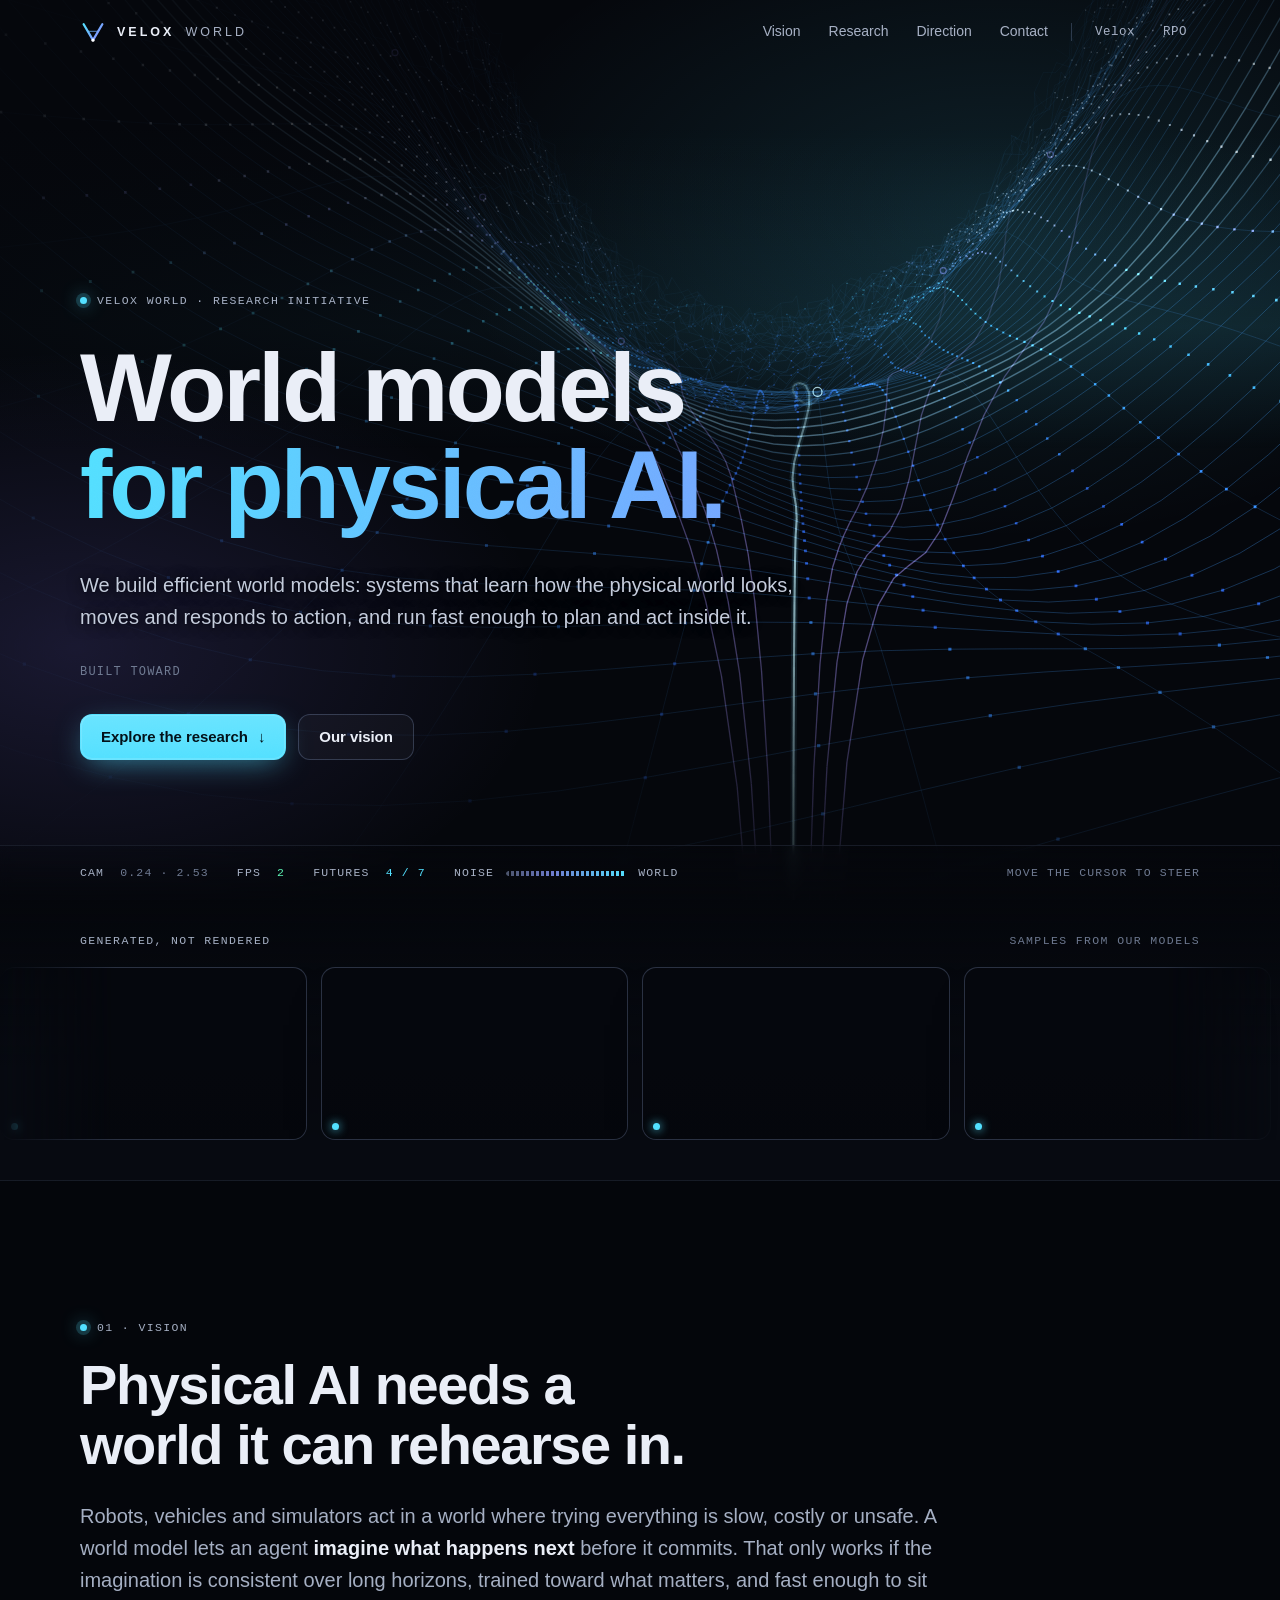
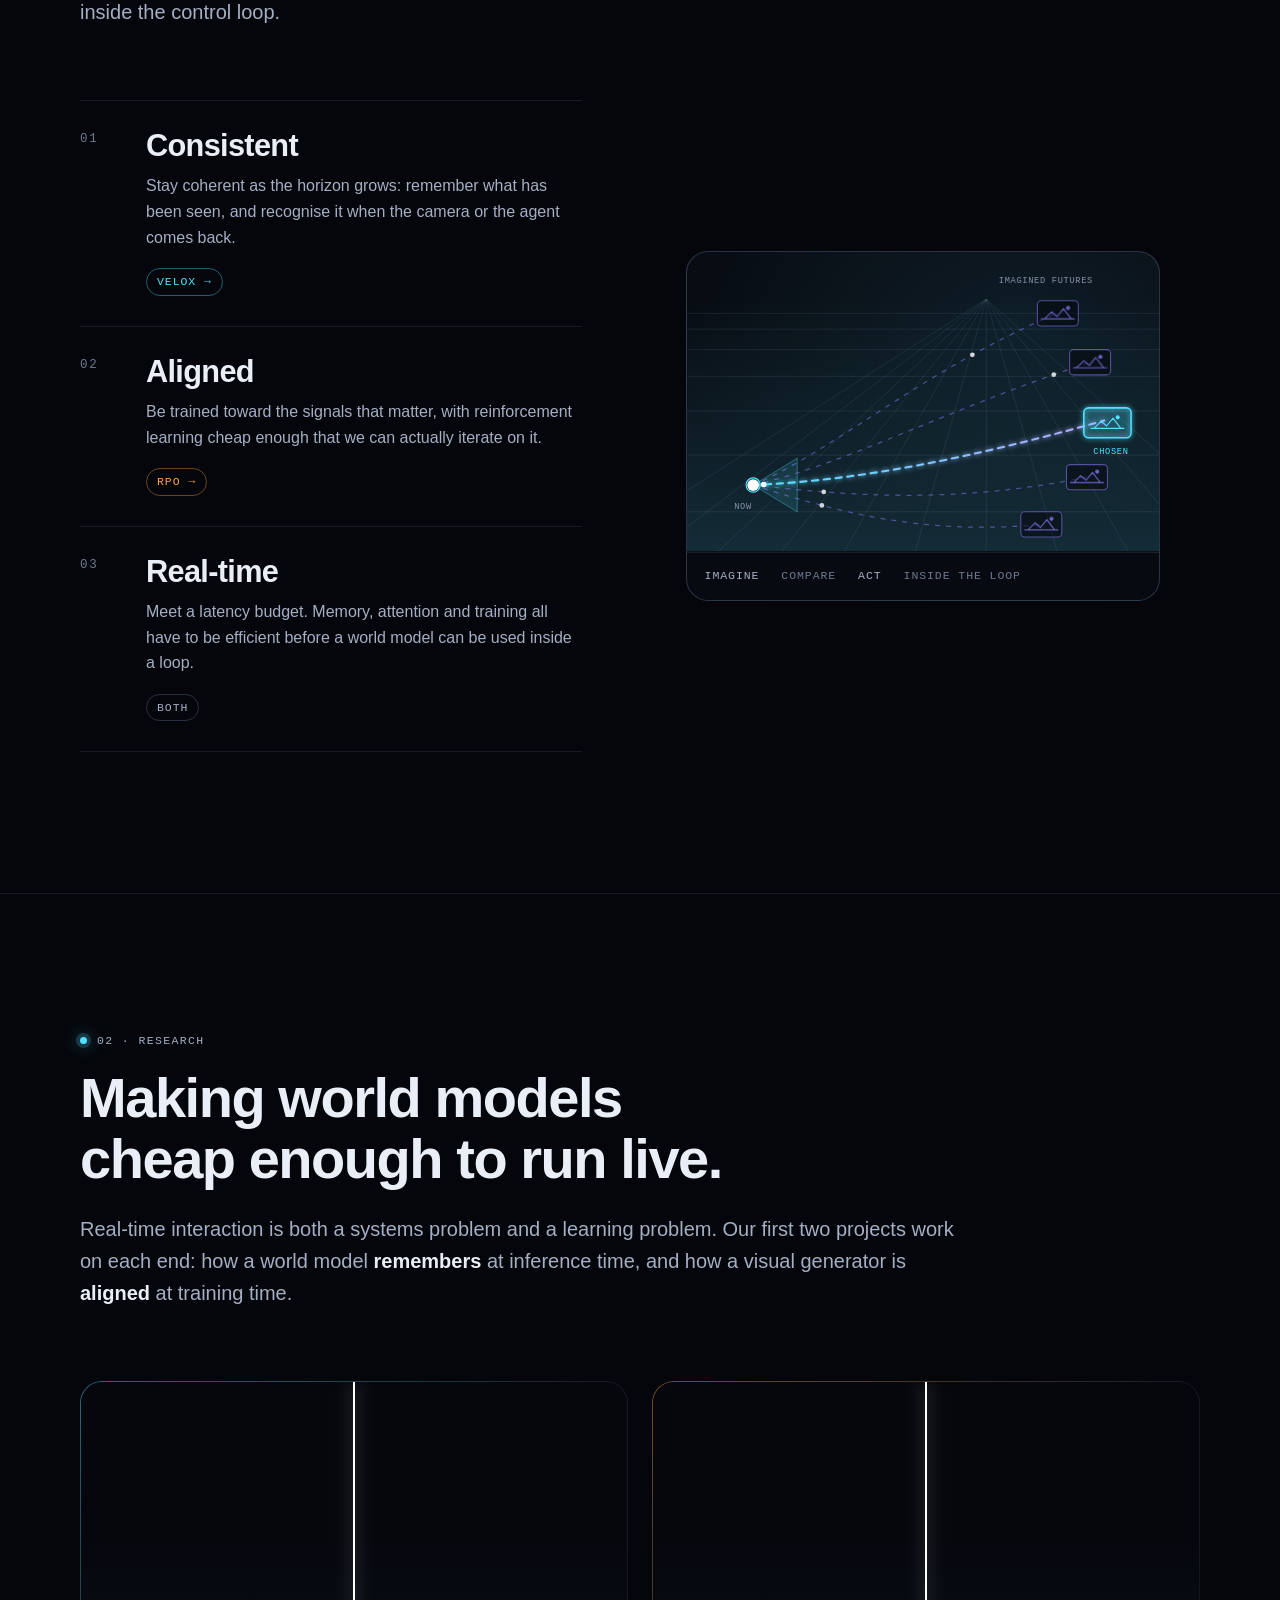
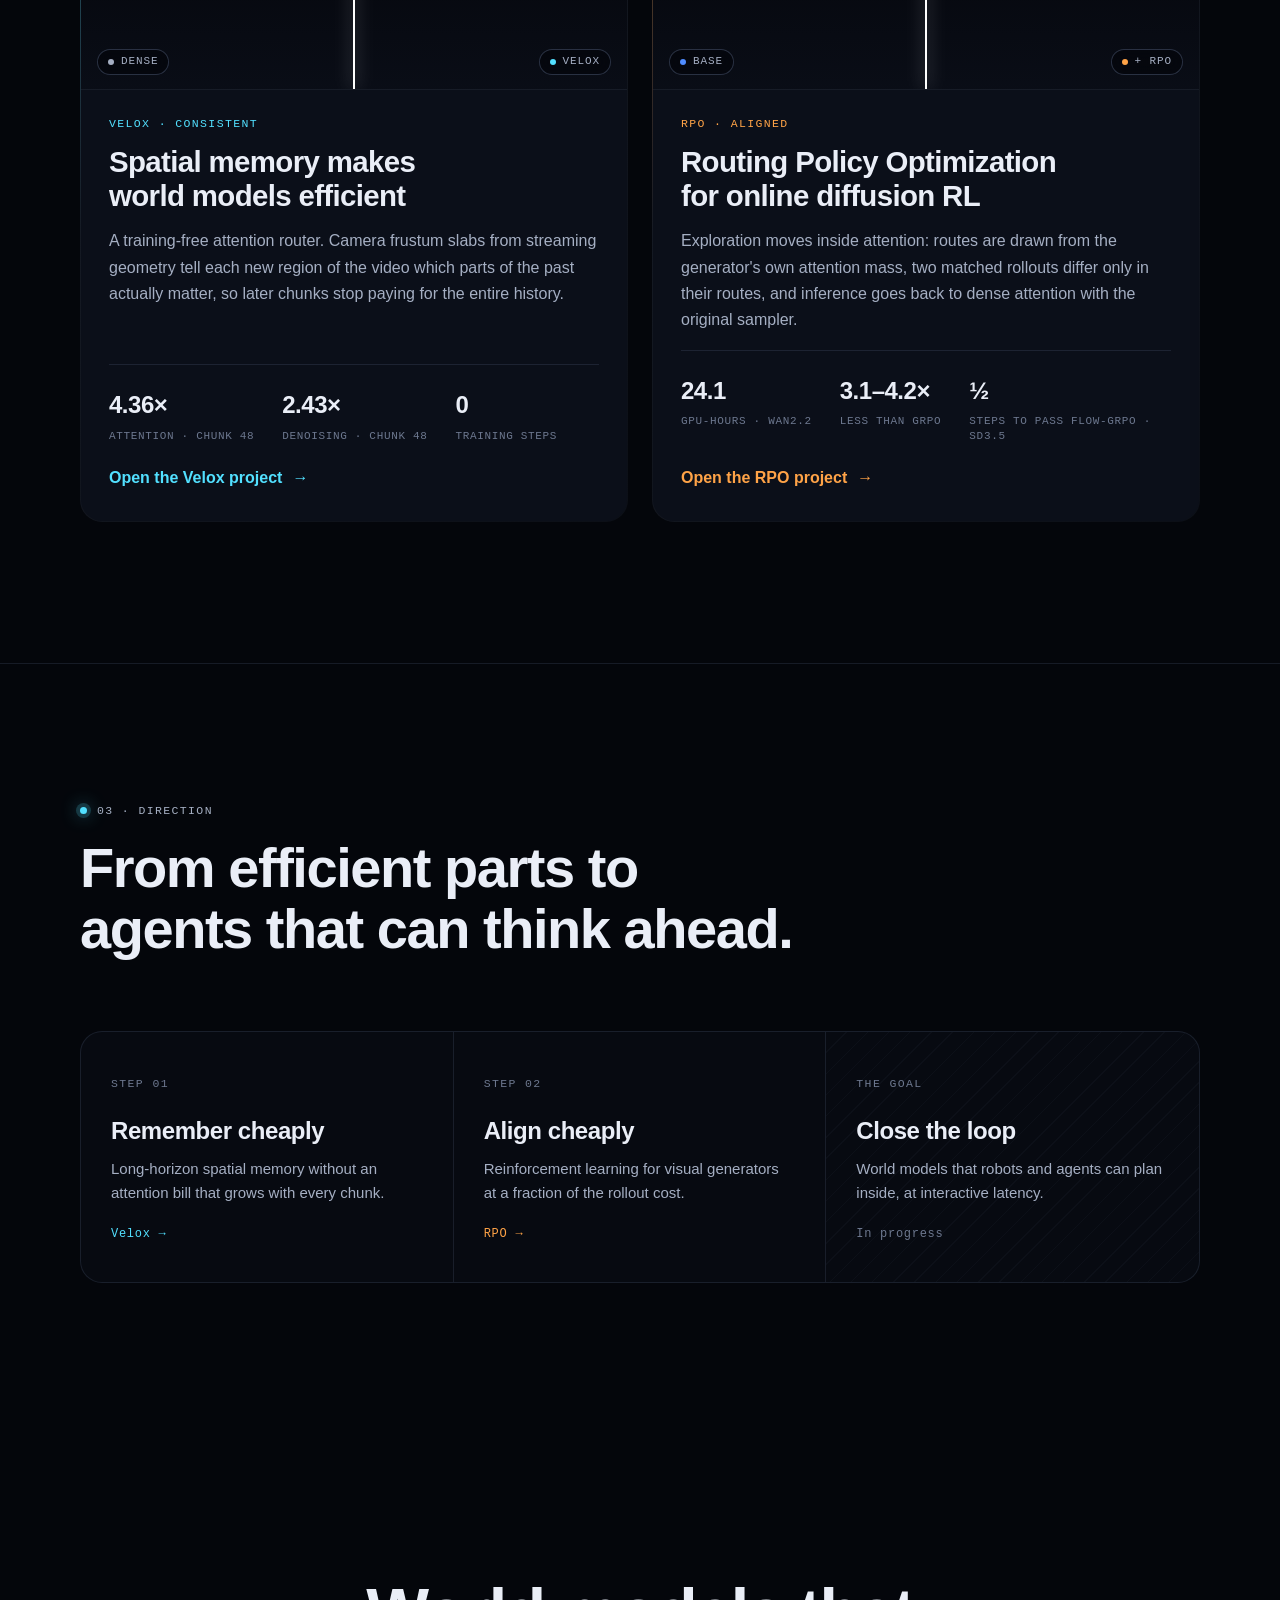
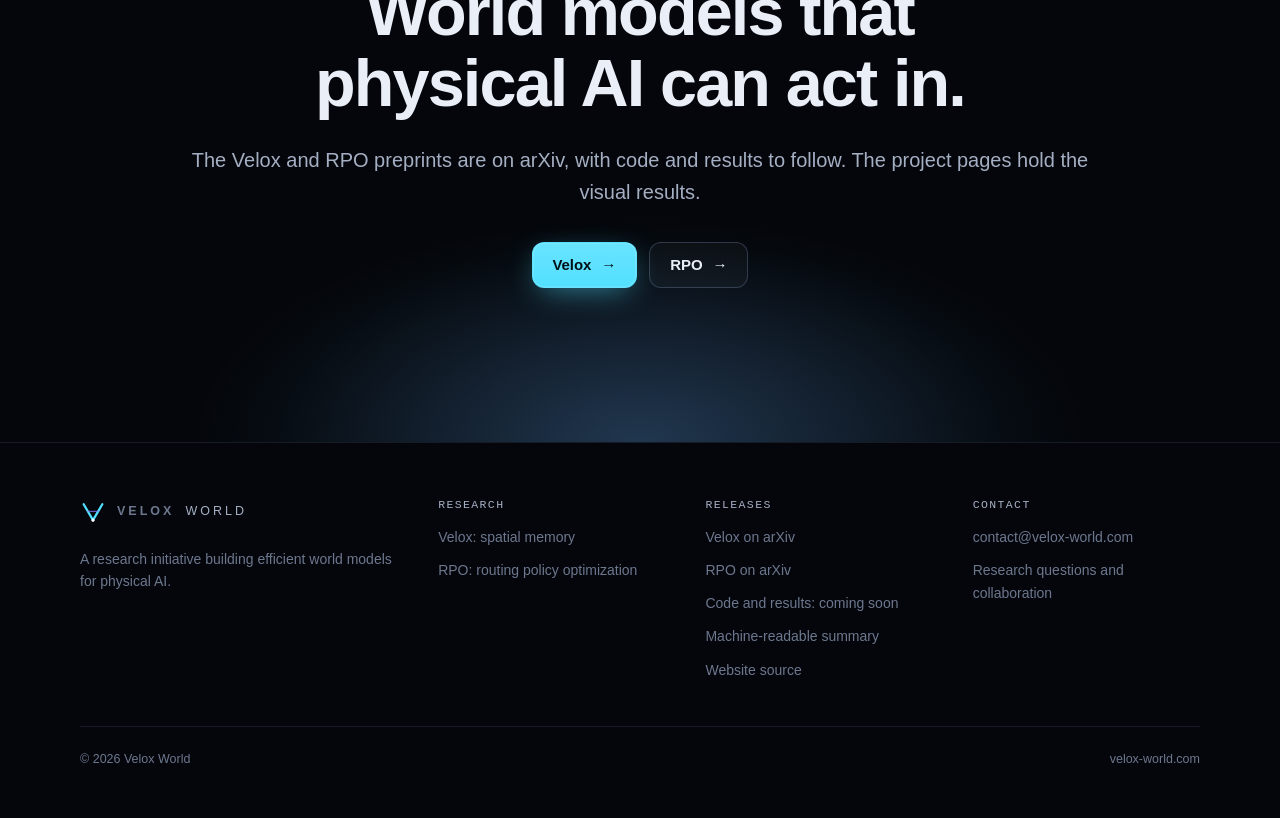
<file: index.html>
<!doctype html>
<html lang="en">
<head>
<meta charset="utf-8">
<meta name="viewport" content="width=device-width, initial-scale=1, viewport-fit=cover">
<title>Velox World — Efficient world models for physical AI</title>
<meta name="description" content="Velox World develops efficient world models for physical AI. Explore Velox for long-context spatial memory and RPO for efficient online diffusion reinforcement learning.">
<meta name="robots" content="index, follow, max-image-preview:large, max-video-preview:-1, max-snippet:-1">
<meta name="googlebot" content="index, follow, max-image-preview:large, max-video-preview:-1, max-snippet:-1">
<meta name="author" content="Velox World">
<meta name="application-name" content="Velox World">
<meta name="theme-color" content="#04060b">
<meta name="color-scheme" content="dark">
<link rel="canonical" href="https://velox-world.com/">
<link rel="alternate" hreflang="en" href="https://velox-world.com/">
<link rel="alternate" hreflang="x-default" href="https://velox-world.com/">
<link rel="alternate" type="text/plain" href="https://velox-world.com/llms.txt" title="Velox World — LLM summary">
<link rel="alternate" type="text/plain" href="https://velox-world.com/llms-full.txt" title="Velox World — full machine-readable context">
<link rel="sitemap" type="application/xml" href="https://velox-world.com/sitemap.xml">
<link rel="icon" href="https://media.velox-world.com/assets/img/favicon.svg" type="image/svg+xml">

<meta property="og:type" content="website">
<meta property="og:site_name" content="Velox World">
<meta property="og:title" content="Velox World — Efficient world models for physical AI">
<meta property="og:description" content="A research initiative building efficient world models that physical AI can plan and act inside.">
<meta property="og:url" content="https://velox-world.com/">
<meta property="og:image" content="https://media.velox-world.com/assets/img/og-v2.png">
<meta property="og:image:secure_url" content="https://media.velox-world.com/assets/img/og-v2.png">
<meta property="og:image:type" content="image/png">
<meta property="og:image:width" content="1200">
<meta property="og:image:height" content="630">
<meta property="og:image:alt" content="Velox World — efficient world models for physical AI">
<meta property="og:locale" content="en_US">
<meta name="twitter:card" content="summary_large_image">
<meta name="twitter:title" content="Velox World — Efficient world models for physical AI">
<meta name="twitter:description" content="A research initiative building efficient world models that physical AI can plan and act inside.">
<meta name="twitter:image" content="https://media.velox-world.com/assets/img/og-v2.png">
<meta name="twitter:image:alt" content="Velox World — efficient world models for physical AI">

<script type="application/ld+json">
{
  "@context": "https://schema.org",
  "@graph": [
    {
      "@type": "Organization",
      "@id": "https://velox-world.com/#org",
      "name": "Velox World",
      "alternateName": "Velox World Research Initiative",
      "url": "https://velox-world.com/",
      "logo": {
        "@type": "ImageObject",
        "url": "https://media.velox-world.com/assets/img/favicon.svg",
        "contentUrl": "https://media.velox-world.com/assets/img/favicon.svg"
      },
      "image": "https://media.velox-world.com/assets/img/og-v2.png",
      "description": "A research initiative building efficient world models for physical AI.",
      "email": "contact@velox-world.com",
      "contactPoint": {
        "@type": "ContactPoint",
        "contactType": "research inquiries",
        "email": "contact@velox-world.com",
        "availableLanguage": "English"
      },
      "knowsAbout": [
        "world models",
        "physical AI",
        "embodied artificial intelligence",
        "video generation",
        "diffusion models",
        "reinforcement learning",
        "efficient attention",
        "spatial memory"
      ],
      "subjectOf": {
        "@type": "SoftwareSourceCode",
        "name": "Velox World website source",
        "codeRepository": "https://github.com/florinshen/velox-world.com",
        "url": "https://github.com/florinshen/velox-world.com"
      }
    },
    {
      "@type": "WebSite",
      "@id": "https://velox-world.com/#site",
      "url": "https://velox-world.com/",
      "name": "Velox World",
      "description": "Research on efficient world models for physical AI.",
      "inLanguage": "en",
      "publisher": { "@id": "https://velox-world.com/#org" }
    },
    {
      "@type": "WebPage",
      "@id": "https://velox-world.com/#webpage",
      "url": "https://velox-world.com/",
      "name": "Velox World — Efficient world models for physical AI",
      "description": "Velox World develops efficient world models for physical AI, including Velox for long-context spatial memory and RPO for online diffusion reinforcement learning.",
      "inLanguage": "en",
      "isPartOf": { "@id": "https://velox-world.com/#site" },
      "about": { "@id": "https://velox-world.com/#org" },
      "primaryImageOfPage": {
        "@type": "ImageObject",
        "url": "https://media.velox-world.com/assets/img/og-v2.png",
        "width": 1200,
        "height": 630
      },
      "mainEntity": [
        { "@id": "https://velox-world.com/velox/#project" },
        { "@id": "https://velox-world.com/rpo/#project" }
      ]
    },
    {
      "@type": "ResearchProject",
      "@id": "https://velox-world.com/velox/#project",
      "name": "Velox: Spatial Memory Makes World Models Efficient",
      "alternateName": "Velox",
      "url": "https://velox-world.com/velox/",
      "sameAs": "https://arxiv.org/abs/2610.22311",
      "description": "A training-free attention router for chunked video world models that uses streaming geometry for region-level context selection.",
      "image": "https://media.velox-world.com/assets/img/og-velox-v2.png",
      "keywords": ["world models", "spatial memory", "efficient attention", "video generation"],
      "parentOrganization": { "@id": "https://velox-world.com/#org" }
    },
    {
      "@type": "ResearchProject",
      "@id": "https://velox-world.com/rpo/#project",
      "name": "Routing Policy Optimization for Online Diffusion Reinforcement Learning",
      "alternateName": "RPO",
      "url": "https://velox-world.com/rpo/",
      "sameAs": "https://arxiv.org/abs/2610.22282",
      "description": "An online diffusion reinforcement-learning method that explores by routing attention, with routes drawn from the generator's own attention mass, and restores dense attention at inference.",
      "image": "https://media.velox-world.com/assets/img/og-rpo.png",
      "keywords": ["diffusion models", "reinforcement learning", "attention routing", "visual generation"],
      "parentOrganization": { "@id": "https://velox-world.com/#org" }
    }
  ]
}
</script>

<link rel="stylesheet" href="assets/css/site.css">
<link rel="stylesheet" href="assets/css/home.css">
</head>
<body data-theme="velox">
<a class="skip" href="#main">Skip to content</a>
<div class="progress" aria-hidden="true"></div>

<header class="nav">
  <div class="wrap nav-in">
    <a class="brand" href="./" aria-label="Velox World — home">
      <svg viewBox="0 0 32 32" fill="none" aria-hidden="true">
        <defs><linearGradient id="lg" x1="4" y1="6" x2="28" y2="26" gradientUnits="userSpaceOnUse"><stop stop-color="#52e0ff"/><stop offset="1" stop-color="#8c7bff"/></linearGradient></defs>
        <path d="M4.5 6.5 16 26 27.5 6.5" stroke="url(#lg)" stroke-width="2.8" stroke-linecap="round" stroke-linejoin="round"/>
        <path d="M9.6 15.2h12.8" stroke="url(#lg)" stroke-width="1.7" stroke-linecap="round" opacity=".6"/>
        <circle cx="16" cy="26" r="1.9" fill="#fff"/>
      </svg>
      Velox <span>World</span>
    </a>
    <nav class="nav-links" aria-label="Primary">
      <a href="#vision">Vision</a>
      <a href="#research">Research</a>
      <a href="#direction">Direction</a>
      <a href="#contact">Contact</a>
      <i class="sep" aria-hidden="true"></i>
      <a class="proj keep" href="velox/">Velox</a>
      <a class="proj keep" href="rpo/">RPO</a>
    </nav>
  </div>
</header>

<main id="main">
  <!-- ============ HERO ============ -->
  <section class="hero" aria-label="Velox World">
    <canvas id="world" class="hero-canvas" aria-hidden="true"></canvas>
    <div class="wrap hero-inner">
      <p class="eyebrow live rv"><i></i>Velox World · Research initiative</p>
      <h1 class="rv" style="--d:80ms">
        <span>World models</span>
        <span class="grad">for physical AI.</span>
      </h1>
      <p class="lead rv" style="--d:160ms">We build efficient world models: systems that learn how the physical world looks, moves and responds to action, and run fast enough to plan and act inside it.</p>
      <p class="domains rv" style="--d:220ms" aria-label="Built toward embodied agents, autonomous systems, simulation and interactive worlds">
        <span>Built toward</span>
        <span class="cycle" aria-hidden="true">
          <span style="--i:0">Embodied agents</span>
          <span style="--i:1">Autonomous systems</span>
          <span style="--i:2">Simulation</span>
          <span style="--i:3">Interactive worlds</span>
        </span>
      </p>
      <div class="hero-cta rv" style="--d:280ms">
        <a class="btn primary" href="#research">Explore the research <span class="arr" aria-hidden="true">↓</span></a>
        <a class="btn" href="#vision">Our vision</a>
      </div>
    </div>
    <div class="hud" aria-hidden="true">
      <div class="wrap hud-in">
        <span><b>CAM</b>&nbsp; <span id="hud-cam">0.00 · 2.60</span></span>
        <span class="hide-s"><b>FPS</b>&nbsp; <span id="hud-fps" class="ok">60</span></span>
        <span class="hide-s"><b>Futures</b>&nbsp; <span class="plan"><span id="hud-plan">4</span> / 7</span></span>
        <span class="noise-bar hide-s"><b>noise</b><i></i><b>world</b></span>
        <span class="grow"></span>
        <span class="hide-s">Move the cursor to steer</span>
      </div>
    </div>
  </section>

  <!-- ============ GENERATED WORLDS ============ -->
  <section class="wall" aria-label="Samples generated by our models">
    <div class="wrap wall-head">
      <span><b>Generated, not rendered</b></span>
      <span>Samples from our models</span>
    </div>
    <div class="wall-view">
      <div class="wall-track" id="wall-track">
        <div class="tile"><video muted loop playsinline preload="none" data-src="https://media.velox-world.com/assets/media/wall/w01.mp4" poster="https://media.velox-world.com/assets/media/wall/w01.jpg" aria-hidden="true"></video><i></i></div>
        <div class="tile"><video muted loop playsinline preload="none" data-src="https://media.velox-world.com/assets/media/wall/w02.mp4" poster="https://media.velox-world.com/assets/media/wall/w02.jpg" aria-hidden="true"></video><i></i></div>
        <div class="tile"><video muted loop playsinline preload="none" data-src="https://media.velox-world.com/assets/media/wall/w03.mp4" poster="https://media.velox-world.com/assets/media/wall/w03.jpg" aria-hidden="true"></video><i></i></div>
        <div class="tile"><video muted loop playsinline preload="none" data-src="https://media.velox-world.com/assets/media/wall/w04.mp4" poster="https://media.velox-world.com/assets/media/wall/w04.jpg" aria-hidden="true"></video><i></i></div>
        <div class="tile"><video muted loop playsinline preload="none" data-src="https://media.velox-world.com/assets/media/wall/w05.mp4" poster="https://media.velox-world.com/assets/media/wall/w05.jpg" aria-hidden="true"></video><i></i></div>
        <div class="tile"><video muted loop playsinline preload="none" data-src="https://media.velox-world.com/assets/media/wall/w06.mp4" poster="https://media.velox-world.com/assets/media/wall/w06.jpg" aria-hidden="true"></video><i></i></div>
        <div class="tile"><video muted loop playsinline preload="none" data-src="https://media.velox-world.com/assets/media/wall/w07.mp4" poster="https://media.velox-world.com/assets/media/wall/w07.jpg" aria-hidden="true"></video><i></i></div>
        <div class="tile"><video muted loop playsinline preload="none" data-src="https://media.velox-world.com/assets/media/wall/w08.mp4" poster="https://media.velox-world.com/assets/media/wall/w08.jpg" aria-hidden="true"></video><i></i></div>
        <div class="tile"><video muted loop playsinline preload="none" data-src="https://media.velox-world.com/assets/media/wall/w09.mp4" poster="https://media.velox-world.com/assets/media/wall/w09.jpg" aria-hidden="true"></video><i></i></div>
        <div class="tile"><video muted loop playsinline preload="none" data-src="https://media.velox-world.com/assets/media/wall/w10.mp4" poster="https://media.velox-world.com/assets/media/wall/w10.jpg" aria-hidden="true"></video><i></i></div>
      </div>
    </div>
  </section>

  <!-- ============ VISION ============ -->
  <section class="section" id="vision">
    <div class="blueprint" aria-hidden="true"></div>
    <div class="wrap">
      <div class="sec-head rv">
        <p class="eyebrow"><i></i>01 · Vision</p>
        <h2>Physical AI needs a world it can rehearse in.</h2>
        <p class="lead">Robots, vehicles and simulators act in a world where trying everything is slow, costly or unsafe. A world model lets an agent <b>imagine what happens next</b> before it commits. That only works if the imagination is consistent over long horizons, trained toward what matters, and fast enough to sit inside the control loop.</p>
      </div>

      <div class="vision-grid">
        <ol class="reqs">
          <li class="req rv">
            <span class="idx">01</span>
            <div>
              <h3>Consistent</h3>
              <p>Stay coherent as the horizon grows: remember what has been seen, and recognise it when the camera or the agent comes back.</p>
            </div>
            <a class="by" href="velox/">Velox →</a>
          </li>
          <li class="req rv" style="--d:70ms">
            <span class="idx">02</span>
            <div>
              <h3>Aligned</h3>
              <p>Be trained toward the signals that matter, with reinforcement learning cheap enough that we can actually iterate on it.</p>
            </div>
            <a class="by rpo" href="rpo/">RPO →</a>
          </li>
          <li class="req rv" style="--d:140ms">
            <span class="idx">03</span>
            <div>
              <h3>Real-time</h3>
              <p>Meet a latency budget. Memory, attention and training all have to be efficient before a world model can be used inside a loop.</p>
            </div>
            <span class="by both">Both</span>
          </li>
        </ol>

        <figure class="imagine rv" style="--d:100ms">
          <svg viewBox="0 0 600 380" role="img" aria-label="An agent imagines several possible futures ahead of it, compares them, and commits to one.">
            <defs>
              <linearGradient id="fl" x1="0" y1="0" x2="0" y2="1"><stop offset="0" stop-color="#52e0ff" stop-opacity="0"/><stop offset="1" stop-color="#52e0ff" stop-opacity=".16"/></linearGradient>
              <linearGradient id="pk" x1="0" y1="0" x2="1" y2="0"><stop offset="0" stop-color="#52e0ff"/><stop offset="1" stop-color="#b6a6ff"/></linearGradient>
              <symbol id="scene" viewBox="0 0 52 32"><path d="M5 23h42M9 23l9-9 7 6 8-10 10 13" fill="none" stroke="currentColor" stroke-width="1.4" stroke-linecap="round" stroke-linejoin="round"/><circle cx="39" cy="9" r="2.6" fill="currentColor"/></symbol>
              <filter id="gl" x="-30%" y="-30%" width="160%" height="160%"><feGaussianBlur stdDeviation="3.2" result="b"/><feMerge><feMergeNode in="b"/><feMergeNode in="SourceGraphic"/></feMerge></filter>
            </defs>
            <!-- floor -->
            <rect x="0" y="60" width="600" height="320" fill="url(#fl)"/>
            <g stroke="rgba(148,170,215,.14)" stroke-width="1" fill="none">
              <path d="M380 60 L-120 380M380 60 L-40 380M380 60 L40 380M380 60 L120 380M380 60 L200 380M380 60 L290 380M380 60 L380 380M380 60 L470 380M380 60 L560 380M380 60 L650 380M380 60 L740 380"/>
              <path d="M0 78H600M0 98H600M0 124H600M0 158H600M0 202H600M0 258H600M0 330H600"/>
            </g>
            <!-- possible futures -->
            <g fill="none" stroke-linecap="round">
              <path id="f1" class="flow" d="M84 296C190 250 300 150 470 78" stroke="#8c7bff" stroke-opacity=".5" stroke-width="1.6"/>
              <path id="f2" class="flow" d="M84 296C200 270 330 200 512 140" stroke="#8c7bff" stroke-opacity=".5" stroke-width="1.6"/>
              <path id="f4" class="flow" d="M84 296C210 310 340 320 508 286" stroke="#8c7bff" stroke-opacity=".5" stroke-width="1.6"/>
              <path id="f5" class="flow" d="M84 296C190 330 300 360 450 346" stroke="#8c7bff" stroke-opacity=".5" stroke-width="1.6"/>
              <path id="f3" class="flow pick" d="M84 296C220 290 360 262 530 214" stroke="url(#pk)" stroke-width="2.6" filter="url(#gl)"/>
            </g>
            <!-- ghost frames at the end of each future -->
            <g stroke-width="1.4" fill="rgba(4,6,11,.55)">
              <rect x="445" y="62" width="52" height="32" rx="5" stroke="#8c7bff" stroke-opacity=".55"/>
              <rect x="486" y="124" width="52" height="32" rx="5" stroke="#8c7bff" stroke-opacity=".55"/>
              <rect x="482" y="270" width="52" height="32" rx="5" stroke="#8c7bff" stroke-opacity=".55"/>
              <rect x="424" y="330" width="52" height="32" rx="5" stroke="#8c7bff" stroke-opacity=".55"/>
              <rect class="pick-frame" x="504" y="198" width="60" height="38" rx="6" stroke="#52e0ff" stroke-width="2" fill="rgba(82,224,255,.14)" filter="url(#gl)"/>
            </g>
            <g color="#8c7bff" opacity=".75">
              <use href="#scene" x="445" y="62" width="52" height="32"/>
              <use href="#scene" x="486" y="124" width="52" height="32"/>
              <use href="#scene" x="482" y="270" width="52" height="32"/>
              <use href="#scene" x="424" y="330" width="52" height="32"/>
            </g>
            <g color="#52e0ff"><use href="#scene" x="508" y="201" width="52" height="32"/></g>
            <!-- travelling points -->
            <g fill="#fff">
              <circle r="3" opacity=".8"><animateMotion dur="3.4s" repeatCount="indefinite"><mpath href="#f1"/></animateMotion></circle>
              <circle r="3" opacity=".8"><animateMotion dur="3.9s" repeatCount="indefinite" begin="-1s"><mpath href="#f2"/></animateMotion></circle>
              <circle r="3.6"><animateMotion dur="2.8s" repeatCount="indefinite" begin="-.4s"><mpath href="#f3"/></animateMotion></circle>
              <circle r="3" opacity=".8"><animateMotion dur="3.7s" repeatCount="indefinite" begin="-2s"><mpath href="#f4"/></animateMotion></circle>
              <circle r="3" opacity=".8"><animateMotion dur="3.2s" repeatCount="indefinite" begin="-1.5s"><mpath href="#f5"/></animateMotion></circle>
            </g>
            <!-- agent -->
            <path d="M84 296 140 262V330Z" fill="rgba(82,224,255,.12)" stroke="rgba(82,224,255,.45)"/>
            <circle class="pulse" cx="84" cy="296" r="9" fill="none" stroke="#52e0ff" stroke-width="1.5"/>
            <circle cx="84" cy="296" r="7.5" fill="#fff"/>
            <g font-family="ui-monospace,SFMono-Regular,Menlo,monospace" font-size="11" letter-spacing=".08em" fill="#8792a8">
              <text x="60" y="326">NOW</text>
              <text x="396" y="40">IMAGINED FUTURES</text>
              <text x="516" y="256" fill="#52e0ff">CHOSEN</text>
            </g>
          </svg>
          <figcaption><b>Imagine</b><span>Compare</span><b>Act</b><span>inside the loop</span></figcaption>
        </figure>
      </div>
    </div>
  </section>

  <!-- ============ RESEARCH ============ -->
  <section class="section" id="research">
    <div class="wrap">
      <div class="sec-head rv">
        <p class="eyebrow"><i></i>02 · Research</p>
        <h2>Making world models cheap enough to run live.</h2>
        <p class="lead">Real-time interaction is both a systems problem and a learning problem. Our first two projects work on each end: how a world model <b>remembers</b> at inference time, and how a visual generator is <b>aligned</b> at training time.</p>
      </div>

      <div class="research-grid">
        <!-- Velox -->
        <a class="card proj-card rv" href="velox/" data-theme-card="velox">
          <div class="vis" data-ab data-video="https://media.velox-world.com/assets/media/cards/velox.mp4" data-poster="https://media.velox-world.com/assets/media/cards/velox.jpg" data-w="640" data-h="356" role="img" aria-label="A generated scene rendered with dense attention and with Velox, wiping between the two">
            <canvas width="640" height="356" aria-hidden="true"></canvas>
            <video muted loop playsinline preload="none" aria-hidden="true"></video>
            <i class="rule" aria-hidden="true"></i>
            <div class="tags"><span class="chip"><i class="d" style="--c:#a5afc3"></i>Dense</span><span class="chip"><i class="d" style="--c:#52e0ff"></i>Velox</span></div>
          </div>
          <div class="body">
            <p class="kicker">Velox · Consistent</p>
            <h3>Spatial memory makes world models efficient</h3>
            <p>A training-free attention router. Camera frustum slabs from streaming geometry tell each new region of the video which parts of the past actually matter, so later chunks stop paying for the entire history.</p>
            <div class="facts">
              <div class="fact"><b>4.36×</b><small>attention · chunk 48</small></div>
              <div class="fact"><b>2.43×</b><small>denoising · chunk 48</small></div>
              <div class="fact"><b>0</b><small>training steps</small></div>
            </div>
            <span class="go">Open the Velox project <span class="arr" aria-hidden="true">→</span></span>
          </div>
        </a>

        <!-- RPO -->
        <a class="card proj-card rv" href="rpo/" data-theme-card="rpo" style="--accent: var(--amber); --d:90ms">
          <div class="vis" data-ab data-video="https://media.velox-world.com/assets/media/cards/rpo.mp4" data-poster="https://media.velox-world.com/assets/media/cards/rpo.jpg" data-w="640" data-h="350" role="img" aria-label="A generated scene from the base model and after RPO, wiping between the two">
            <canvas width="640" height="350" aria-hidden="true"></canvas>
            <video muted loop playsinline preload="none" aria-hidden="true"></video>
            <i class="rule" aria-hidden="true"></i>
            <div class="tags"><span class="chip"><i class="d" style="--c:#4f8cff"></i>Base</span><span class="chip"><i class="d" style="--c:#ffa347"></i>+ RPO</span></div>
          </div>
          <div class="body">
            <p class="kicker">RPO · Aligned</p>
            <h3>Routing Policy Optimization for online diffusion RL</h3>
            <p>Exploration moves inside attention: routes are drawn from the generator's own attention mass, two matched rollouts differ only in their routes, and inference goes back to dense attention with the original sampler.</p>
            <div class="facts">
              <div class="fact"><b>24.1</b><small>GPU-hours · Wan2.2</small></div>
              <div class="fact"><b>3.1–4.2×</b><small>less than GRPO</small></div>
              <div class="fact"><b>½</b><small>steps to pass Flow-GRPO · SD3.5</small></div>
            </div>
            <span class="go">Open the RPO project <span class="arr" aria-hidden="true">→</span></span>
          </div>
        </a>
      </div>
    </div>
  </section>

  <!-- ============ DIRECTION ============ -->
  <section class="section" id="direction">
    <div class="wrap">
      <div class="sec-head rv">
        <p class="eyebrow"><i></i>03 · Direction</p>
        <h2>From efficient parts to agents that can think ahead.</h2>
      </div>
      <div class="direction rv">
        <div class="dir">
          <p class="step">Step 01</p>
          <h3>Remember cheaply</h3>
          <p>Long-horizon spatial memory without an attention bill that grows with every chunk.</p>
          <a class="by" href="velox/">Velox <span aria-hidden="true">→</span></a>
        </div>
        <div class="dir">
          <p class="step">Step 02</p>
          <h3>Align cheaply</h3>
          <p>Reinforcement learning for visual generators at a fraction of the rollout cost.</p>
          <a class="by" href="rpo/" style="--accent: var(--amber)">RPO <span aria-hidden="true">→</span></a>
        </div>
        <div class="dir next">
          <p class="step">The goal</p>
          <h3>Close the loop</h3>
          <p>World models that robots and agents can plan inside, at interactive latency.</p>
          <span class="by">In progress</span>
        </div>
      </div>
    </div>
  </section>

  <!-- ============ CLOSING ============ -->
  <section class="closing" aria-labelledby="close-h">
    <div class="wrap">
      <h2 id="close-h" class="rv">World models that physical AI can act in.</h2>
      <p class="lead rv" style="--d:80ms">The Velox and RPO preprints are on arXiv, with code and results to follow. The project pages hold the visual results.</p>
      <div class="hero-cta rv" style="--d:160ms">
        <a class="btn primary" href="velox/">Velox <span class="arr" aria-hidden="true">→</span></a>
        <a class="btn" href="rpo/">RPO <span class="arr" aria-hidden="true">→</span></a>
      </div>
    </div>
  </section>
</main>

<footer class="foot">
  <div class="wrap">
    <div class="foot-grid">
      <div>
        <a class="brand" href="./">
          <svg viewBox="0 0 32 32" fill="none" aria-hidden="true">
            <path d="M4.5 6.5 16 26 27.5 6.5" stroke="#52e0ff" stroke-width="2.8" stroke-linecap="round" stroke-linejoin="round"/>
            <path d="M9.6 15.2h12.8" stroke="#8c7bff" stroke-width="1.7" stroke-linecap="round" opacity=".7"/>
            <circle cx="16" cy="26" r="1.9" fill="#fff"/>
          </svg>
          Velox <span>World</span>
        </a>
        <p class="blurb">A research initiative building efficient world models for physical AI.</p>
      </div>
      <div>
        <h4>Research</h4>
        <ul>
          <li><a href="velox/">Velox: spatial memory</a></li>
          <li><a href="rpo/">RPO: routing policy optimization</a></li>
        </ul>
      </div>
      <div>
        <h4>Releases</h4>
        <ul>
          <li><a href="https://arxiv.org/abs/2610.22311" target="_blank" rel="noopener">Velox on arXiv</a></li>
          <li><a href="https://arxiv.org/abs/2610.22282" target="_blank" rel="noopener">RPO on arXiv</a></li>
          <li>Code and results: coming soon</li>
          <li><a href="llms.txt">Machine-readable summary</a></li>
          <li><a href="https://github.com/florinshen/velox-world.com">Website source</a></li>
        </ul>
      </div>
      <div id="contact">
        <h4>Contact</h4>
        <ul>
          <li><a href="mailto:contact@velox-world.com">contact@velox-world.com</a></li>
          <li>Research questions and collaboration</li>
        </ul>
      </div>
    </div>
    <div class="foot-base">
      <span>© 2026 Velox World</span>
      <span>velox-world.com</span>
    </div>
  </div>
</footer>

<script src="assets/js/site.js"></script>
<script src="assets/js/world.js"></script>
<script src="assets/js/home.js"></script>
</body>
</html>
</file>
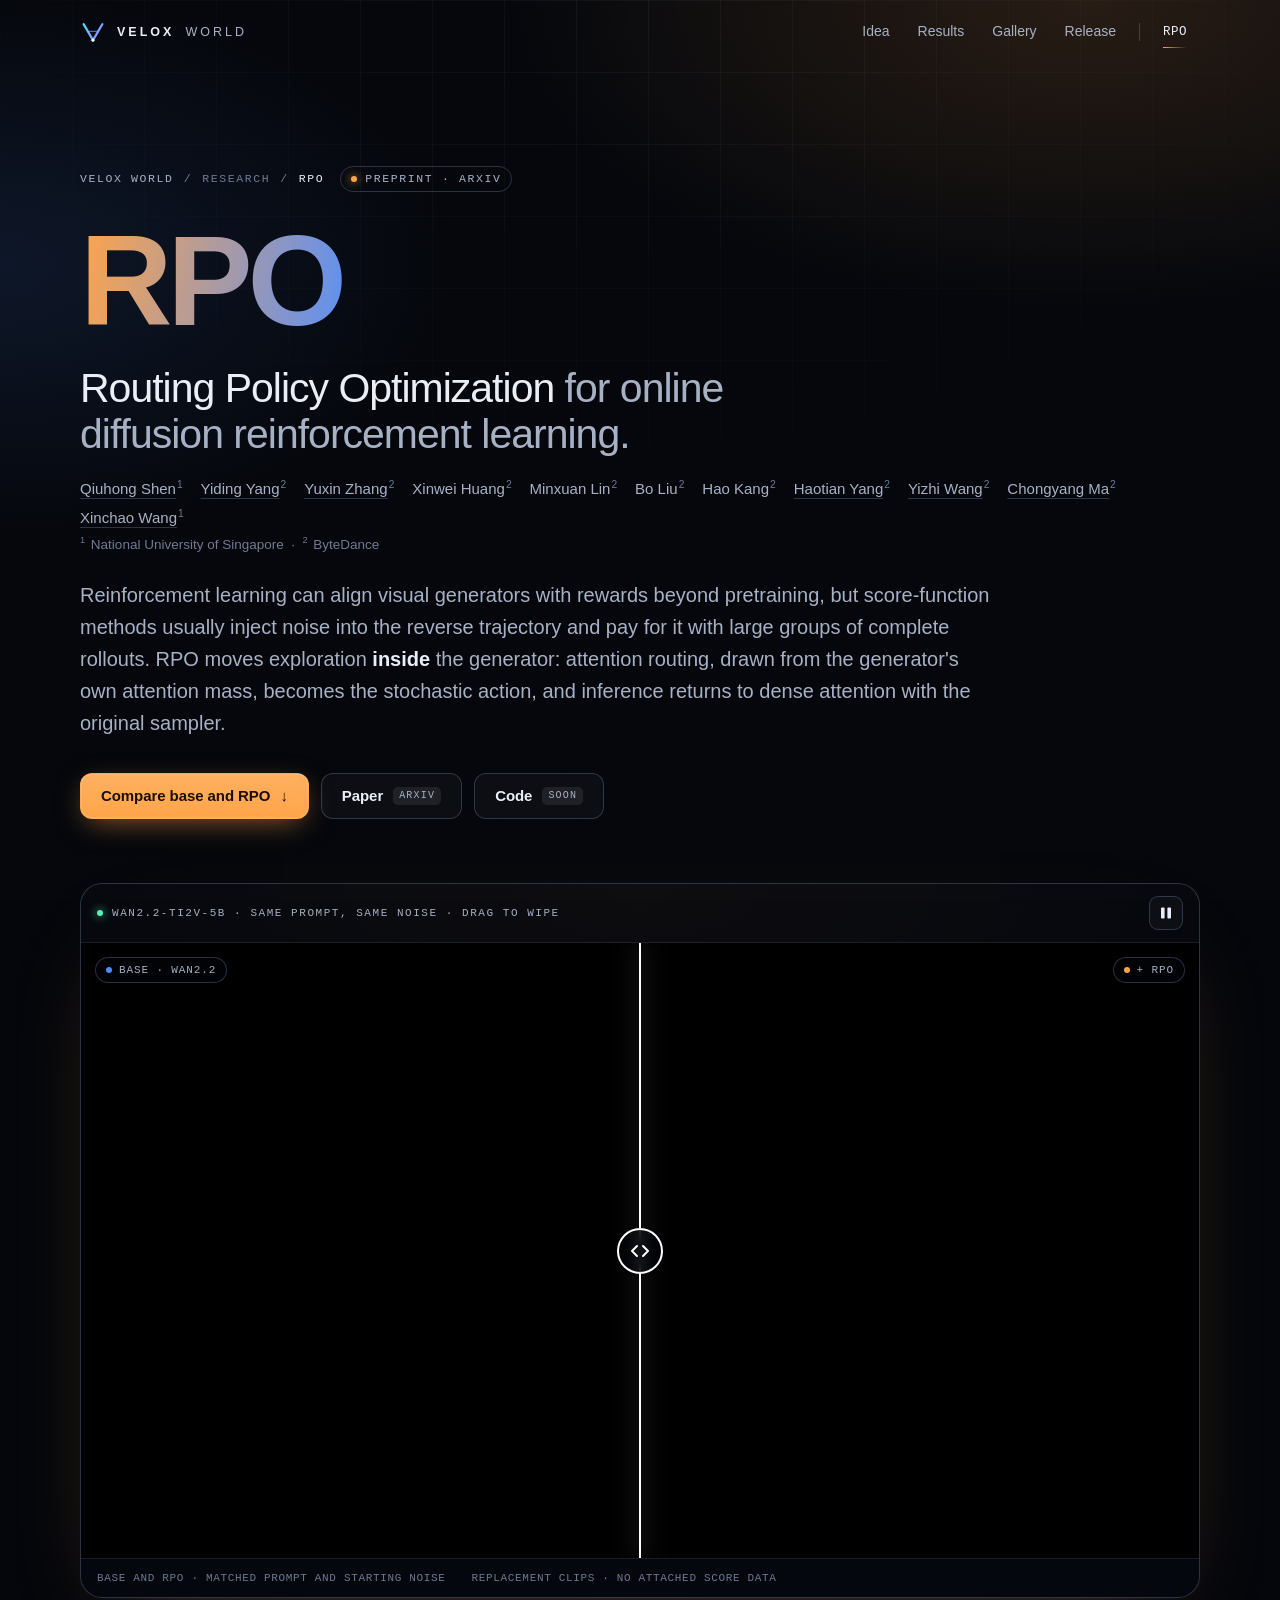
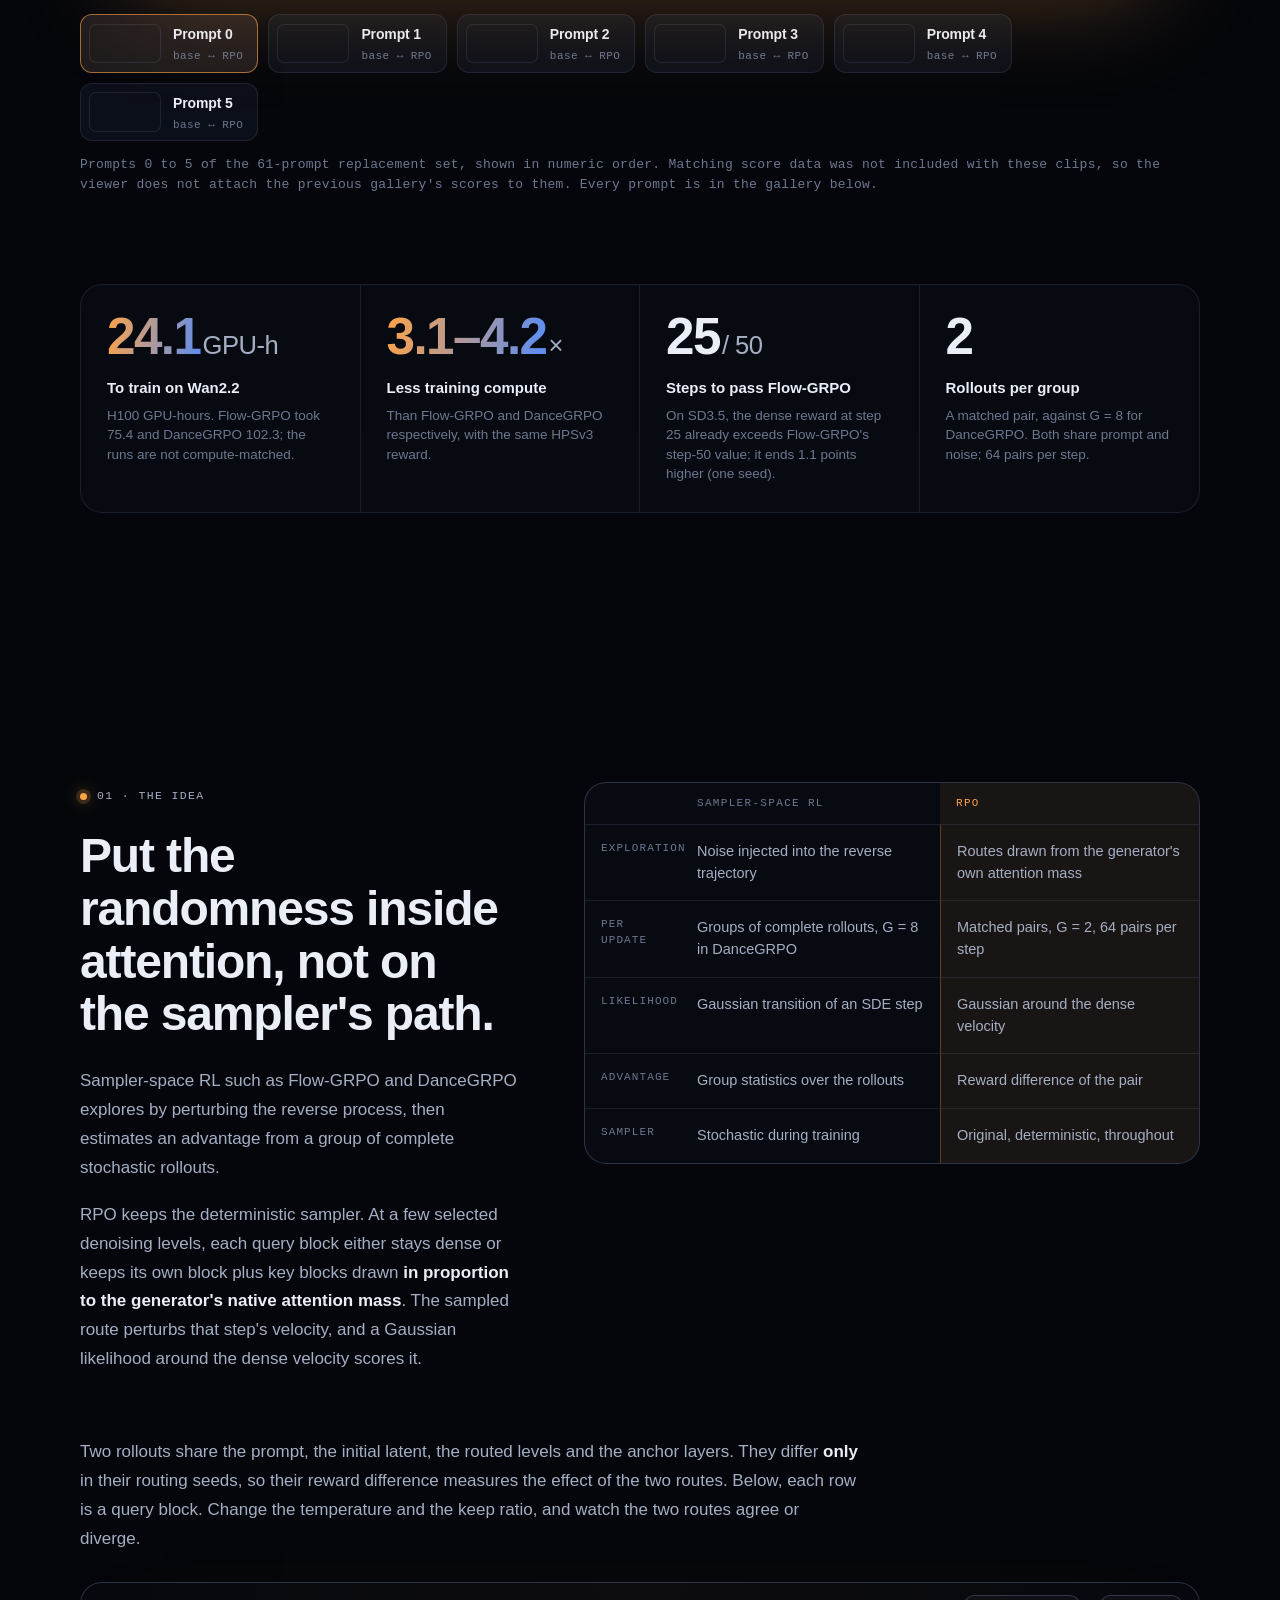
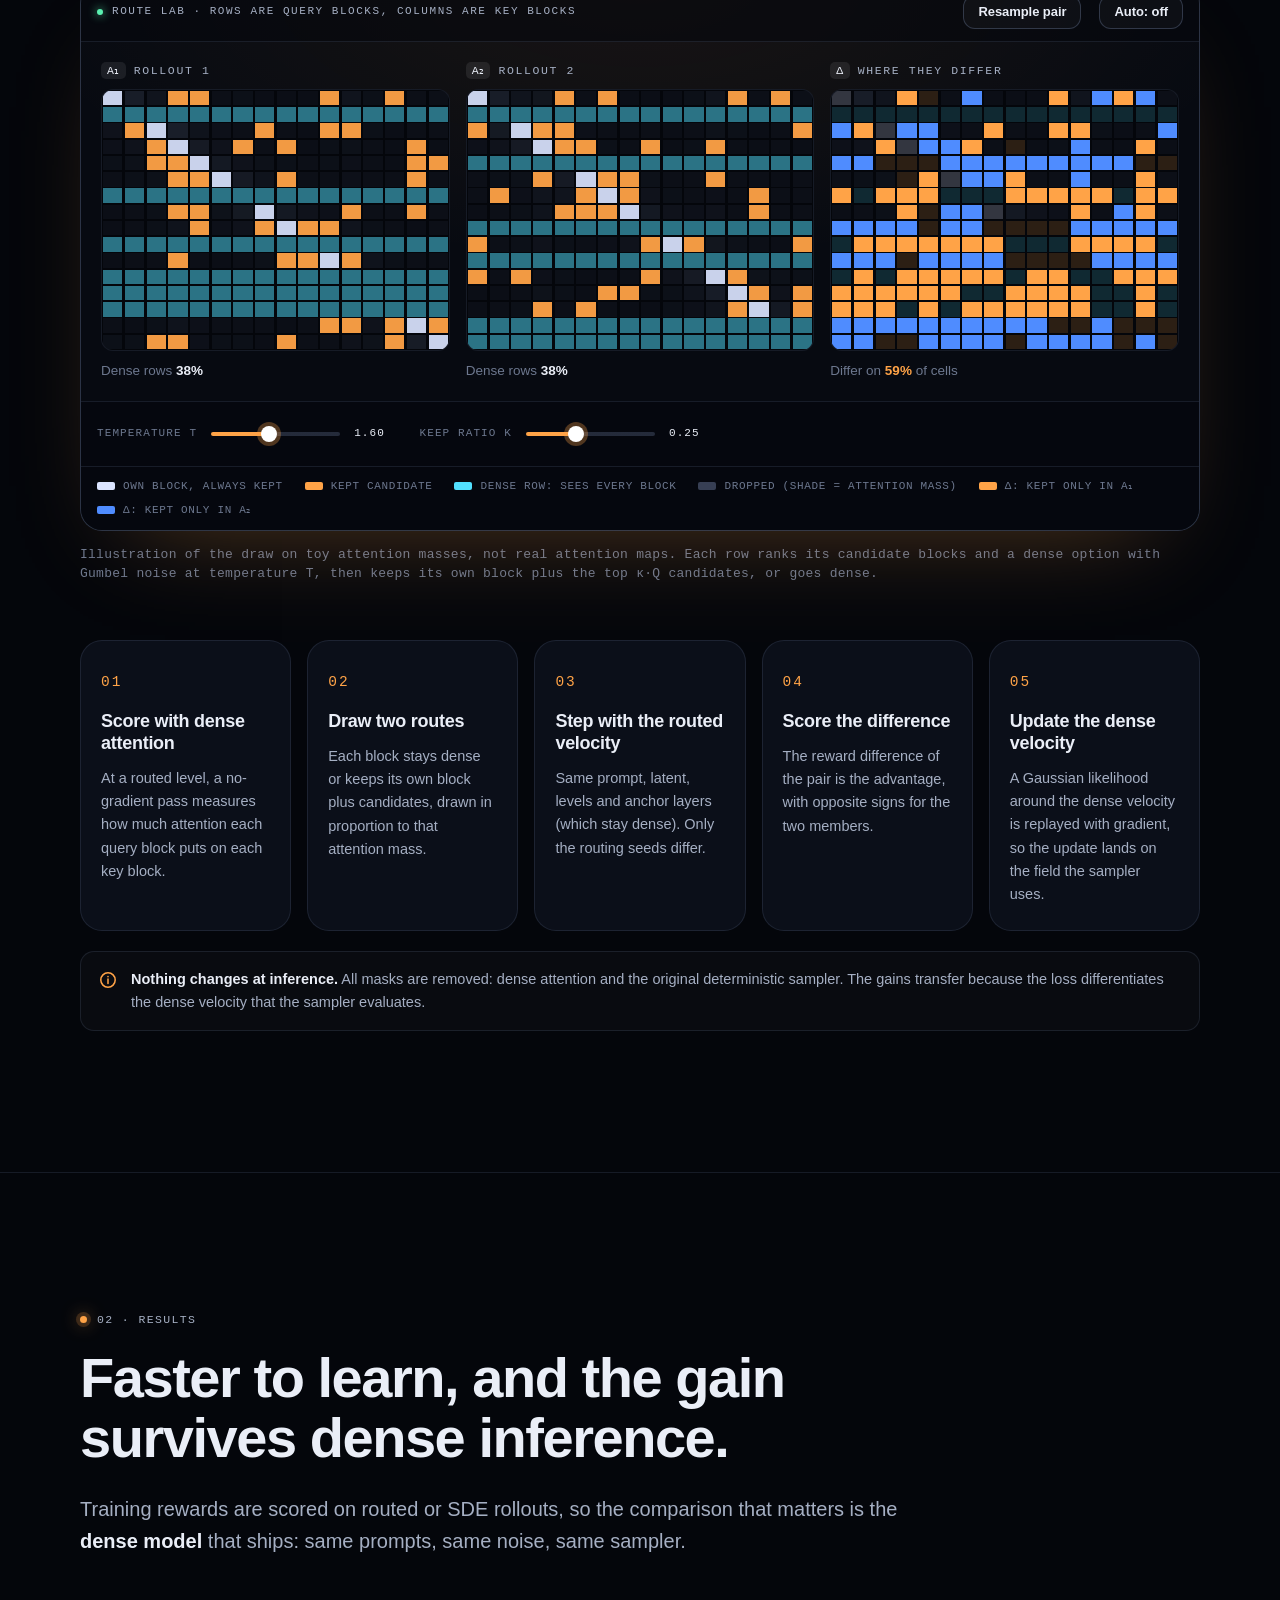
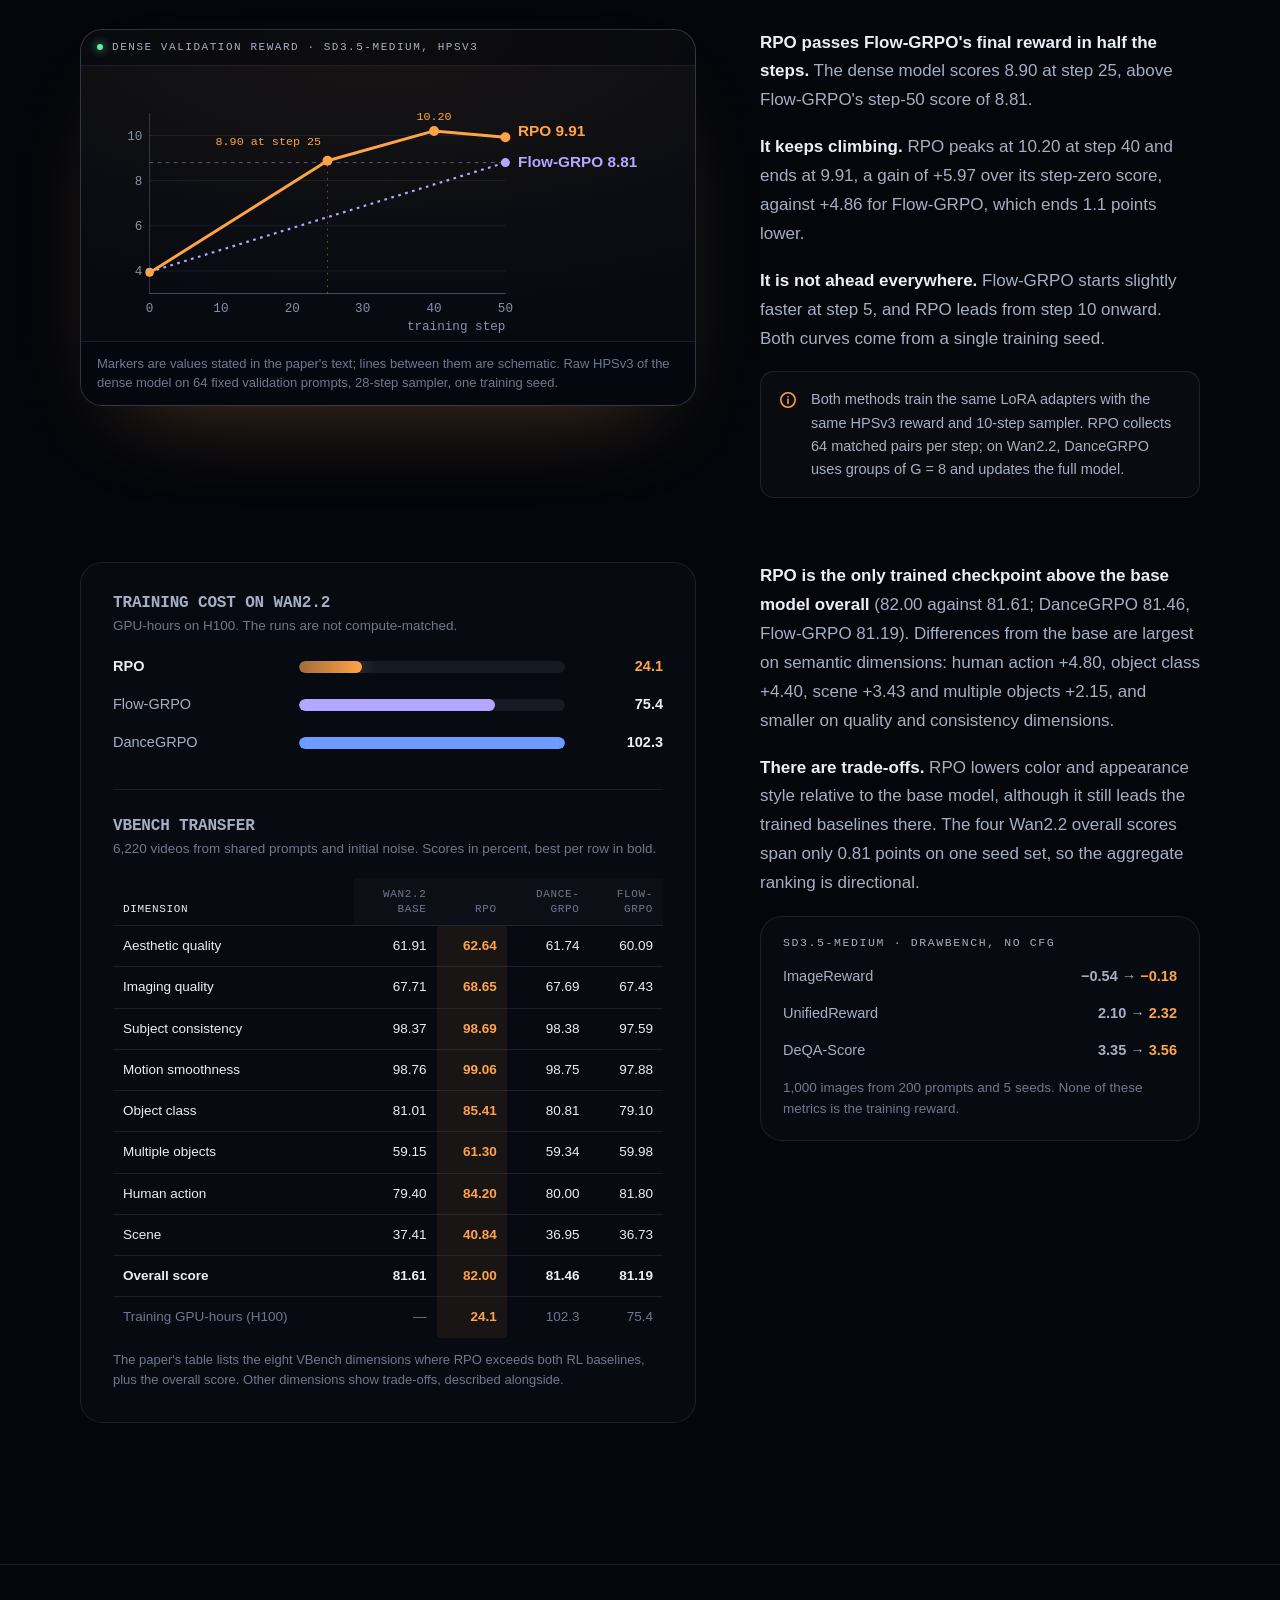
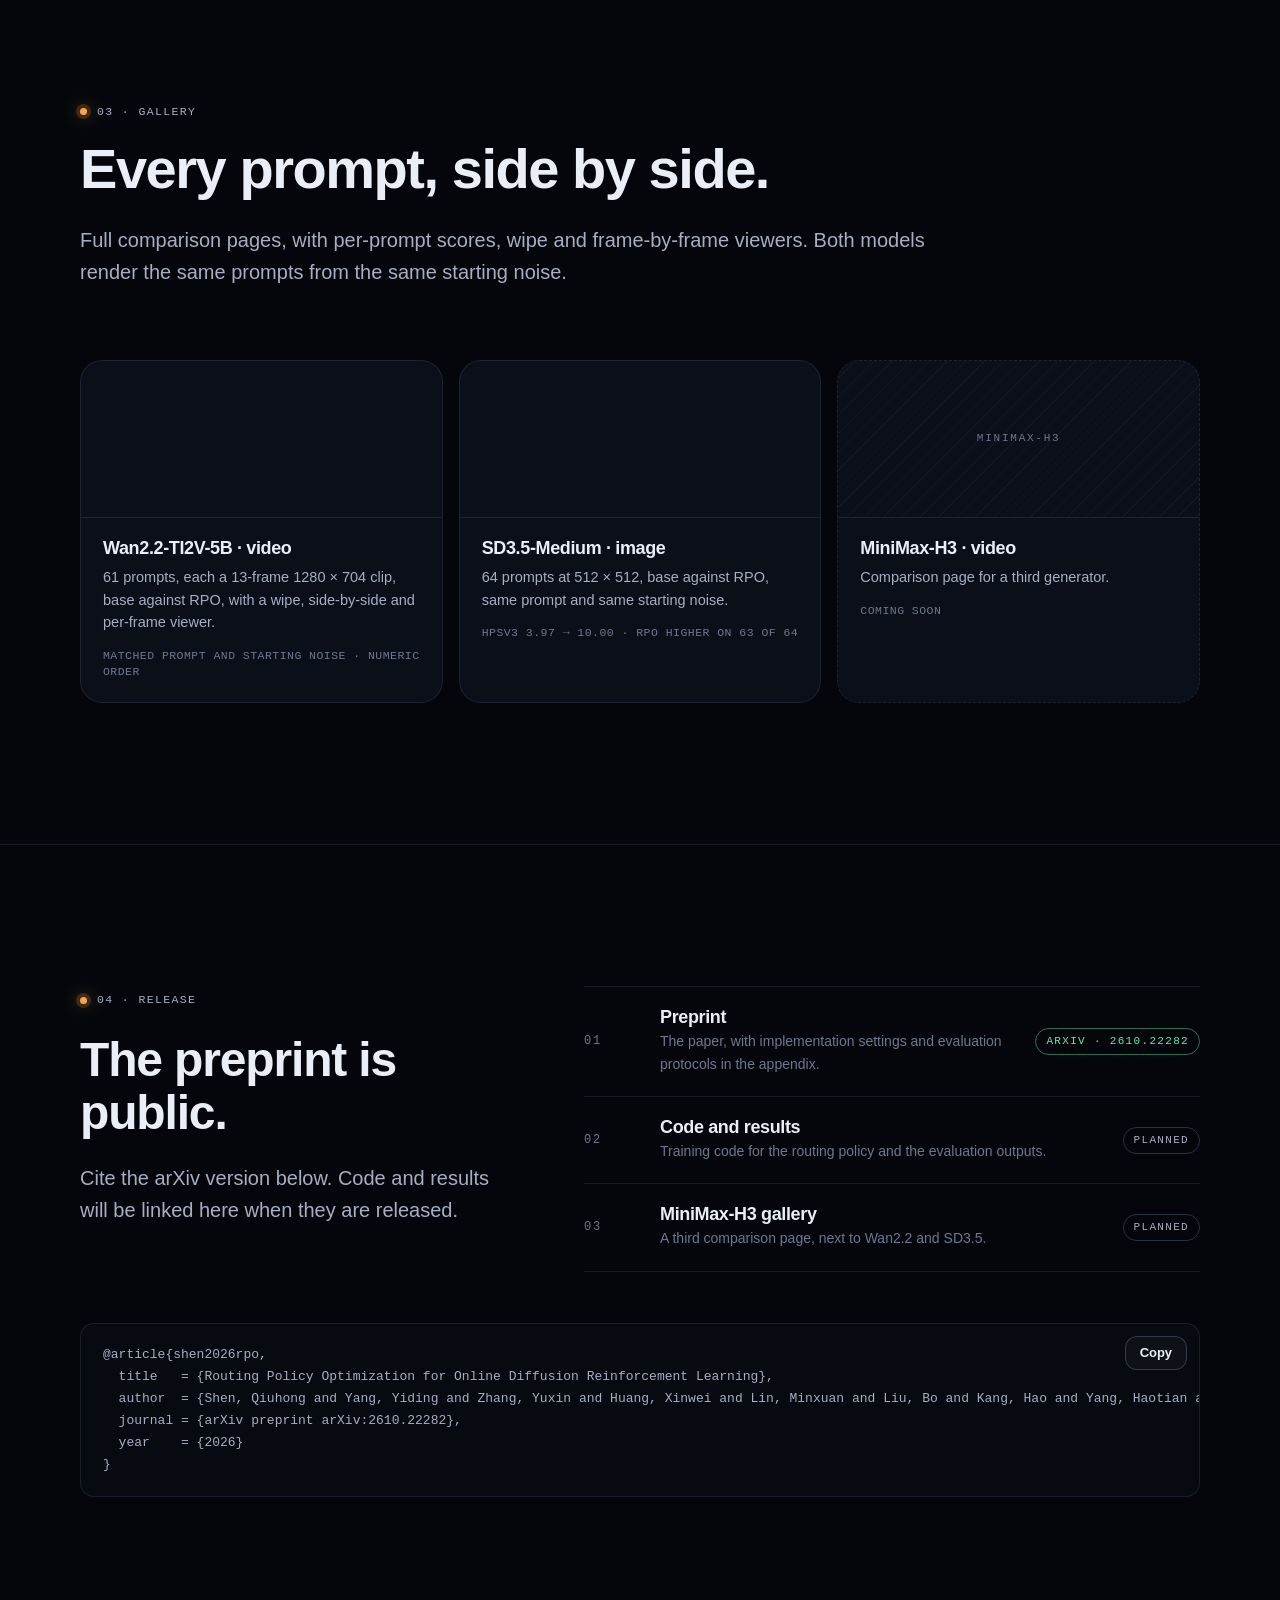
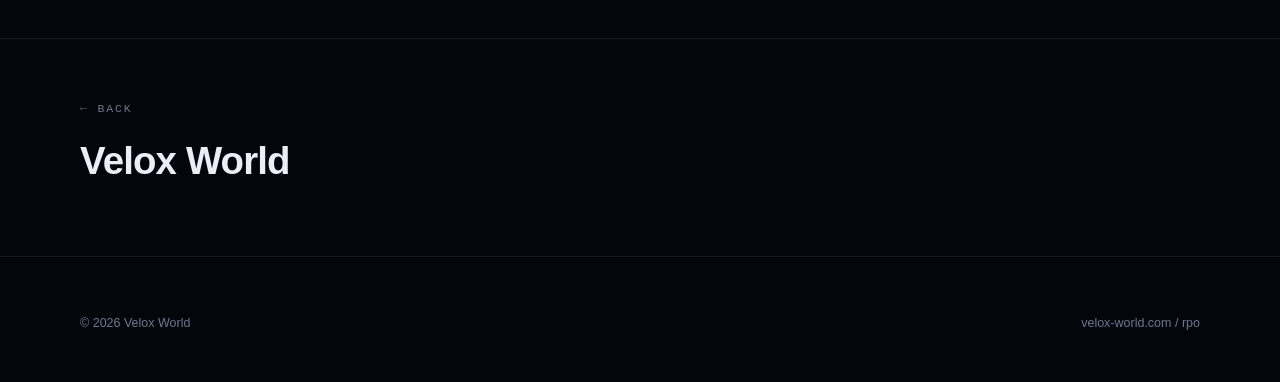
<file: rpo/index.html>
<!doctype html>
<html lang="en">
<head>
<meta charset="utf-8">
<meta name="viewport" content="width=device-width, initial-scale=1, viewport-fit=cover">
<title>RPO — Routing Policy Optimization for online diffusion RL · Velox World</title>
<meta name="description" content="Routing Policy Optimization (RPO) explores by routing attention instead of perturbing the sampler: routes are drawn from the generator's own attention mass, two matched rollouts give the advantage, and inference restores dense attention. 3.1–4.2× less reported training compute than GRPO baselines on Wan2.2.">
<meta name="author" content="Qiuhong Shen, Yiding Yang, Yuxin Zhang, Xinwei Huang, Minxuan Lin, Bo Liu, Hao Kang, Haotian Yang, Yizhi Wang, Chongyang Ma, Xinchao Wang">
<meta name="robots" content="index, follow, max-image-preview:large, max-video-preview:-1, max-snippet:-1">
<meta name="googlebot" content="index, follow, max-image-preview:large, max-video-preview:-1, max-snippet:-1">
<meta name="theme-color" content="#04060b">
<meta name="color-scheme" content="dark">
<link rel="canonical" href="https://velox-world.com/rpo/">
<meta name="citation_title" content="Routing Policy Optimization for Online Diffusion Reinforcement Learning">
<meta name="citation_author" content="Shen, Qiuhong">
<meta name="citation_author" content="Yang, Yiding">
<meta name="citation_author" content="Zhang, Yuxin">
<meta name="citation_author" content="Huang, Xinwei">
<meta name="citation_author" content="Lin, Minxuan">
<meta name="citation_author" content="Liu, Bo">
<meta name="citation_author" content="Kang, Hao">
<meta name="citation_author" content="Yang, Haotian">
<meta name="citation_author" content="Wang, Yizhi">
<meta name="citation_author" content="Ma, Chongyang">
<meta name="citation_author" content="Wang, Xinchao">
<meta name="citation_author_institution" content="National University of Singapore">
<meta name="citation_author_institution" content="ByteDance">
<meta name="citation_arxiv_id" content="2610.22282">
<meta name="citation_publication_date" content="2026/10/15">
<link rel="alternate" hreflang="en" href="https://velox-world.com/rpo/">
<link rel="alternate" hreflang="x-default" href="https://velox-world.com/rpo/">
<link rel="alternate" type="text/plain" href="https://velox-world.com/llms.txt" title="Velox World — LLM summary">
<link rel="alternate" type="text/plain" href="https://velox-world.com/llms-full.txt" title="Velox World — full machine-readable context">
<link rel="sitemap" type="application/xml" href="https://velox-world.com/sitemap.xml">
<link rel="icon" href="https://media.velox-world.com/assets/img/favicon.svg" type="image/svg+xml">

<meta property="og:type" content="article">
<meta property="og:site_name" content="Velox World">
<meta property="og:title" content="RPO: Routing Policy Optimization for online diffusion RL">
<meta property="og:description" content="Explore inside the generator, not the sampler: routes drawn from native attention mass, scored by a Gaussian likelihood around the dense velocity, dense inference restored.">
<meta property="og:url" content="https://velox-world.com/rpo/">
<meta property="og:image" content="https://media.velox-world.com/assets/img/og-rpo.png">
<meta property="og:image:secure_url" content="https://media.velox-world.com/assets/img/og-rpo.png">
<meta property="og:image:type" content="image/png">
<meta property="og:image:width" content="1200">
<meta property="og:image:height" content="630">
<meta property="og:image:alt" content="RPO — Routing Policy Optimization for online diffusion reinforcement learning">
<meta property="og:locale" content="en_US">
<meta name="twitter:card" content="summary_large_image">
<meta name="twitter:title" content="RPO: Routing Policy Optimization for online diffusion RL">
<meta name="twitter:description" content="Explore inside the generator, not the sampler: routes drawn from native attention mass, scored by a Gaussian likelihood around the dense velocity, dense inference restored.">
<meta name="twitter:image" content="https://media.velox-world.com/assets/img/og-rpo.png">
<meta name="twitter:image:alt" content="RPO — Routing Policy Optimization for online diffusion reinforcement learning">

<script type="application/ld+json">
{
  "@context": "https://schema.org",
  "@type": "WebPage",
  "@id": "https://velox-world.com/rpo/#webpage",
  "url": "https://velox-world.com/rpo/",
  "name": "RPO: Routing Policy Optimization for online diffusion RL",
  "isPartOf": { "@type": "WebSite", "url": "https://velox-world.com/", "name": "Velox World" },
  "mainEntity": {
    "@type": "ScholarlyArticle",
    "@id": "https://velox-world.com/rpo/#article",
    "headline": "Routing Policy Optimization for Online Diffusion Reinforcement Learning",
    "description": "Attention routing as the exploration action: routes are drawn from the generator's native attention mass, two matched rollouts differ only in their routes, a Gaussian likelihood around the dense velocity scores the routed steps, and inference restores dense attention with the original sampler.",
    "author": [
      { "@type": "Person", "name": "Qiuhong Shen", "url": "https://florinshen.github.io/", "affiliation": { "@type": "CollegeOrUniversity", "name": "National University of Singapore" } },
      { "@type": "Person", "name": "Yiding Yang", "url": "https://ihollywhy.github.io/", "affiliation": { "@type": "Organization", "name": "ByteDance" } },
      { "@type": "Person", "name": "Yuxin Zhang", "url": "https://zyxelsa.github.io/", "affiliation": { "@type": "Organization", "name": "ByteDance" } },
      { "@type": "Person", "name": "Xinwei Huang", "affiliation": { "@type": "Organization", "name": "ByteDance" } },
      { "@type": "Person", "name": "Minxuan Lin", "affiliation": { "@type": "Organization", "name": "ByteDance" } },
      { "@type": "Person", "name": "Bo Liu", "affiliation": { "@type": "Organization", "name": "ByteDance" } },
      { "@type": "Person", "name": "Hao Kang", "affiliation": { "@type": "Organization", "name": "ByteDance" } },
      { "@type": "Person", "name": "Haotian Yang", "url": "https://yanght321.github.io/", "affiliation": { "@type": "Organization", "name": "ByteDance" } },
      { "@type": "Person", "name": "Yizhi Wang", "url": "https://yizhiwang96.github.io/", "affiliation": { "@type": "Organization", "name": "ByteDance" } },
      { "@type": "Person", "name": "Chongyang Ma", "url": "http://chongyangma.com/", "affiliation": { "@type": "Organization", "name": "ByteDance" } },
      { "@type": "Person", "name": "Xinchao Wang", "url": "https://sites.google.com/site/sitexinchaowang/", "affiliation": { "@type": "CollegeOrUniversity", "name": "National University of Singapore" } }
    ],
    "url": "https://velox-world.com/rpo/",
    "mainEntityOfPage": { "@id": "https://velox-world.com/rpo/#webpage" },
    "datePublished": "2026-10-15",
    "sameAs": ["https://arxiv.org/abs/2610.22282"],
    "identifier": "arXiv:2610.22282",
    "image": "https://media.velox-world.com/assets/img/og-rpo.png",
    "keywords": ["diffusion models", "reinforcement learning", "attention routing", "online RL", "visual generation"],
    "isAccessibleForFree": true,
    "inLanguage": "en",
    "publisher": { "@type": "Organization", "@id": "https://velox-world.com/#org", "name": "Velox World", "url": "https://velox-world.com/" }
  }
}
</script>

<link rel="stylesheet" href="../assets/css/site.css">
<link rel="stylesheet" href="../assets/css/project.css">
</head>
<body data-theme="rpo">
<a class="skip" href="#main">Skip to content</a>
<div class="progress" aria-hidden="true"></div>

<header class="nav">
  <div class="wrap nav-in">
    <a class="brand" href="../" aria-label="Velox World — home">
      <svg viewBox="0 0 32 32" fill="none" aria-hidden="true">
        <defs><linearGradient id="lg" x1="4" y1="6" x2="28" y2="26" gradientUnits="userSpaceOnUse"><stop stop-color="#52e0ff"/><stop offset="1" stop-color="#8c7bff"/></linearGradient></defs>
        <path d="M4.5 6.5 16 26 27.5 6.5" stroke="url(#lg)" stroke-width="2.8" stroke-linecap="round" stroke-linejoin="round"/>
        <path d="M9.6 15.2h12.8" stroke="url(#lg)" stroke-width="1.7" stroke-linecap="round" opacity=".6"/>
        <circle cx="16" cy="26" r="1.9" fill="#fff"/>
      </svg>
      Velox <span>World</span>
    </a>
    <nav class="nav-links" aria-label="Primary">
      <a href="#idea">Idea</a>
      <a href="#results">Results</a>
      <a href="#gallery">Gallery</a>
      <a href="#release">Release</a>
      <i class="sep" aria-hidden="true"></i>
      <a class="proj keep" href="./" aria-current="page">RPO</a>
    </nav>
  </div>
</header>

<main id="main">
  <!-- ============ HERO ============ -->
  <section class="p-hero">
    <div class="blueprint" aria-hidden="true"></div>
    <div class="wrap">
      <p class="crumbs rv"><a href="../">Velox World</a><span>/</span><span>Research</span><span>/</span><span style="color:var(--text)">RPO</span><a class="state" href="https://arxiv.org/abs/2610.22282" target="_blank" rel="noopener"><i></i>Preprint · arXiv</a></p>
      <h1 class="p-title rv" style="--d:60ms"><span class="grad">RPO</span></h1>
      <p class="p-sub rv" style="--d:120ms">Routing Policy Optimization <em>for online diffusion reinforcement learning.</em></p>
      <div class="authors rv" style="--d:150ms">
        <ul class="author-list" aria-label="Authors">
          <li><a href="https://florinshen.github.io/" target="_blank" rel="noopener">Qiuhong Shen</a><sup>1</sup></li>
          <li><a href="https://ihollywhy.github.io/" target="_blank" rel="noopener">Yiding Yang</a><sup>2</sup></li>
          <li><a href="https://zyxelsa.github.io/" target="_blank" rel="noopener">Yuxin Zhang</a><sup>2</sup></li>
          <li>Xinwei Huang<sup>2</sup></li>
          <li>Minxuan Lin<sup>2</sup></li>
          <li>Bo Liu<sup>2</sup></li>
          <li>Hao Kang<sup>2</sup></li>
          <li><a href="https://yanght321.github.io/" target="_blank" rel="noopener">Haotian Yang</a><sup>2</sup></li>
          <li><a href="https://yizhiwang96.github.io/" target="_blank" rel="noopener">Yizhi Wang</a><sup>2</sup></li>
          <li><a href="http://chongyangma.com/" target="_blank" rel="noopener">Chongyang Ma</a><sup>2</sup></li>
          <li><a href="https://sites.google.com/site/sitexinchaowang/" target="_blank" rel="noopener">Xinchao Wang</a><sup>1</sup></li>
        </ul>
        <p class="affil"><sup>1</sup> National University of Singapore &nbsp;·&nbsp; <sup>2</sup> ByteDance</p>
      </div>
      <p class="lead p-lead rv" style="--d:180ms">Reinforcement learning can align visual generators with rewards beyond pretraining, but score-function methods usually inject noise into the reverse trajectory and pay for it with large groups of complete rollouts. RPO moves exploration <b>inside</b> the generator: attention routing, drawn from the generator's own attention mass, becomes the stochastic action, and inference returns to dense attention with the original sampler.</p>
      <div class="p-cta rv" style="--d:240ms">
        <a class="btn primary" href="#viewer">Compare base and RPO <span class="arr" aria-hidden="true">↓</span></a>
        <a class="btn" href="https://arxiv.org/abs/2610.22282" target="_blank" rel="noopener">Paper <span class="soon">arXiv</span></a>
        <a class="btn" href="#release">Code <span class="soon">soon</span></a>
      </div>
    </div>
  </section>

  <!-- ============ A/B VIEWER ============ -->
  <section class="wrap" id="viewer" aria-label="Base model against RPO" style="padding-bottom: clamp(56px, 7vw, 96px)">
    <div class="stage rv">
      <div class="stage-bar">
        <span class="ttl"><i></i>Wan2.2-TI2V-5B · same prompt, same noise · drag to wipe</span>
        <span class="grow"></span>
        <button type="button" class="iconbtn" id="v-play" aria-pressed="true" aria-label="Pause clip">
          <svg viewBox="0 0 14 14" fill="currentColor"><rect x="2" y="1.5" width="3.6" height="11" rx="1"/><rect x="8.4" y="1.5" width="3.6" height="11" rx="1"/></svg>
        </button>
      </div>
      <div class="wipe" id="v-wipe">
        <canvas id="v-canvas" width="1280" height="704" role="img" aria-label="Video frame. Left of the line: the base Wan2.2 model. Right of the line: the same model after RPO."></canvas>
        <span class="chip tagA"><i class="d" style="--c:#4f8cff"></i>Base · Wan2.2</span>
        <span class="chip tagB"><i class="d" style="--c:#ffa347"></i>+ RPO</span>
        <i class="rule"></i>
        <i class="grip" aria-hidden="true"><svg viewBox="0 0 22 22" fill="none" stroke="#fff" stroke-width="2" stroke-linecap="round" stroke-linejoin="round"><path d="M8 6 3 11l5 5M14 6l5 5-5 5"/></svg></i>
        <input type="range" id="v-x" min="0" max="1000" value="500" aria-label="Wipe position. Left shows the base model, right shows RPO.">
      </div>
      <div class="stage-foot">
        <div class="score-line" style="width:100%">
          <span>Base and RPO · matched prompt and starting noise</span>
          <span>Replacement clips · no attached score data</span>
        </div>
      </div>
    </div>
    <video id="v-video" class="vsrc" muted loop playsinline preload="none" aria-hidden="true" tabindex="-1"></video>

    <div class="clip-tabs rv" id="v-tabs" role="tablist" aria-label="Choose a prompt">
      <button type="button" class="clip-tab" role="tab" aria-selected="true" data-n="0000">
        <span class="th" style="background-image:url('https://media.velox-world.com/rpo/wan2.2/posters-v629s50/0000.jpg')"></span><span class="meta"><b>Prompt 0</b><small>base ↔ RPO</small></span>
      </button>
      <button type="button" class="clip-tab" role="tab" aria-selected="false" data-n="0001">
        <span class="th" style="background-image:url('https://media.velox-world.com/rpo/wan2.2/posters-v629s50/0001.jpg')"></span><span class="meta"><b>Prompt 1</b><small>base ↔ RPO</small></span>
      </button>
      <button type="button" class="clip-tab" role="tab" aria-selected="false" data-n="0002">
        <span class="th" style="background-image:url('https://media.velox-world.com/rpo/wan2.2/posters-v629s50/0002.jpg')"></span><span class="meta"><b>Prompt 2</b><small>base ↔ RPO</small></span>
      </button>
      <button type="button" class="clip-tab" role="tab" aria-selected="false" data-n="0003">
        <span class="th" style="background-image:url('https://media.velox-world.com/rpo/wan2.2/posters-v629s50/0003.jpg')"></span><span class="meta"><b>Prompt 3</b><small>base ↔ RPO</small></span>
      </button>
      <button type="button" class="clip-tab" role="tab" aria-selected="false" data-n="0004">
        <span class="th" style="background-image:url('https://media.velox-world.com/rpo/wan2.2/posters-v629s50/0004.jpg')"></span><span class="meta"><b>Prompt 4</b><small>base ↔ RPO</small></span>
      </button>
      <button type="button" class="clip-tab" role="tab" aria-selected="false" data-n="0005">
        <span class="th" style="background-image:url('https://media.velox-world.com/rpo/wan2.2/posters-v629s50/0005.jpg')"></span><span class="meta"><b>Prompt 5</b><small>base ↔ RPO</small></span>
      </button>
    </div>
    <p class="byline" style="margin-top:14px">Prompts 0 to 5 of the 61-prompt replacement set, shown in numeric order. Matching score data was not included with these clips, so the viewer does not attach the previous gallery's scores to them. Every prompt is in the gallery below.</p>
  </section>

  <!-- ============ HEADLINE NUMBERS ============ -->
  <section class="wrap" style="padding-bottom: clamp(80px, 10vw, 140px)">
    <div class="stats rv">
      <div class="stat">
        <div class="v"><span class="grad">24.1</span><small>GPU-h</small></div>
        <p class="k">To train on Wan2.2</p>
        <p class="d">H100 GPU-hours. Flow-GRPO took 75.4 and DanceGRPO 102.3; the runs are not compute-matched.</p>
      </div>
      <div class="stat">
        <div class="v"><span class="grad">3.1–4.2</span><small>×</small></div>
        <p class="k">Less training compute</p>
        <p class="d">Than Flow-GRPO and DanceGRPO respectively, with the same HPSv3 reward.</p>
      </div>
      <div class="stat">
        <div class="v">25<small>/ 50</small></div>
        <p class="k">Steps to pass Flow-GRPO</p>
        <p class="d">On SD3.5, the dense reward at step 25 already exceeds Flow-GRPO's step-50 value; it ends 1.1 points higher (one seed).</p>
      </div>
      <div class="stat">
        <div class="v">2</div>
        <p class="k">Rollouts per group</p>
        <p class="d">A matched pair, against G = 8 for DanceGRPO. Both share prompt and noise; 64 pairs per step.</p>
      </div>
    </div>
  </section>

  <!-- ============ 01 IDEA ============ -->
  <section class="section" id="idea">
    <div class="wrap">
      <div class="split">
        <div class="rv">
          <p class="eyebrow"><i></i>01 · The idea</p>
          <h2 style="margin-top:22px;font-size:clamp(30px,3.8vw,48px);letter-spacing:-0.024em;line-height:1.1;text-wrap:balance">Put the randomness inside attention, not on the sampler's path.</h2>
          <div class="prose" style="margin-top:26px">
            <p>Sampler-space RL such as Flow-GRPO and DanceGRPO explores by perturbing the reverse process, then estimates an advantage from a group of complete stochastic rollouts.</p>
            <p>RPO keeps the deterministic sampler. At a few selected denoising levels, each query block either stays dense or keeps its own block plus key blocks drawn <b>in proportion to the generator's native attention mass</b>. The sampled route perturbs that step's velocity, and a Gaussian likelihood around the dense velocity scores it.</p>
          </div>
        </div>

        <div class="compare rv" style="--d:100ms" role="table" aria-label="Sampler-space RL compared with RPO">
          <div class="c-head" role="row"><span role="columnheader"></span><span role="columnheader">Sampler-space RL</span><span role="columnheader" class="us">RPO</span></div>
          <div class="c-row" role="row"><span class="k" role="rowheader">Exploration</span><span role="cell">Noise injected into the reverse trajectory</span><span role="cell" class="us">Routes drawn from the generator's own attention mass</span></div>
          <div class="c-row" role="row"><span class="k" role="rowheader">Per update</span><span role="cell">Groups of complete rollouts, G = 8 in DanceGRPO</span><span role="cell" class="us">Matched pairs, G = 2, 64 pairs per step</span></div>
          <div class="c-row" role="row"><span class="k" role="rowheader">Likelihood</span><span role="cell">Gaussian transition of an SDE step</span><span role="cell" class="us">Gaussian around the dense velocity</span></div>
          <div class="c-row" role="row"><span class="k" role="rowheader">Advantage</span><span role="cell">Group statistics over the rollouts</span><span role="cell" class="us">Reward difference of the pair</span></div>
          <div class="c-row" role="row"><span class="k" role="rowheader">Sampler</span><span role="cell">Stochastic during training</span><span role="cell" class="us">Original, deterministic, throughout</span></div>
        </div>
      </div>

      <div class="prose rv" style="margin-top:clamp(36px,5vw,64px);max-width:46em">
        <p>Two rollouts share the prompt, the initial latent, the routed levels and the anchor layers. They differ <b>only</b> in their routing seeds, so their reward difference measures the effect of the two routes. Below, each row is a query block. Change the temperature and the keep ratio, and watch the two routes agree or diverge.</p>
      </div>

      <div class="stage rv" style="margin-top:28px">
        <div class="stage-bar">
          <span class="ttl"><i></i>Route lab · rows are query blocks, columns are key blocks</span>
          <span class="grow"></span>
          <button type="button" class="btn" id="m-resample" style="--h:34px;font-size:13px;padding:0 14px">Resample pair</button>
          <button type="button" class="btn" id="m-auto" aria-pressed="false" style="--h:34px;font-size:13px;padding:0 14px">Auto: off</button>
        </div>
        <div style="padding:20px">
          <div class="mask-lab">
            <div class="mask-cell"><h5><span class="tag">a₁</span>Rollout 1</h5><canvas id="m-a1" aria-label="Sampled routing mask for rollout 1"></canvas><p>Dense rows <b id="m-d1" style="color:var(--text)">—</b></p></div>
            <div class="mask-cell"><h5><span class="tag">a₂</span>Rollout 2</h5><canvas id="m-a2" aria-label="Sampled routing mask for rollout 2"></canvas><p>Dense rows <b id="m-d2" style="color:var(--text)">—</b></p></div>
            <div class="mask-cell"><h5><span class="tag">Δ</span>Where they differ</h5><canvas id="m-diff" aria-label="Cells where the two masks disagree"></canvas><p>Differ on <b id="m-d" style="color:var(--amber)">—</b> of cells</p></div>
          </div>
        </div>
        <div class="ctl-row">
          <label class="ctl" for="m-T">Temperature T <input id="m-T" type="range" min="0.5" max="3" step="0.1" value="1.6"><output id="m-Tv">1.60</output></label>
          <label class="ctl" for="m-k">Keep ratio κ <input id="m-k" type="range" min="0.1" max="0.5" step="0.05" value="0.25"><output id="m-kv">0.25</output></label>
        </div>
        <div class="stage-foot">
          <span class="key"><i style="--c:#dbe4ff"></i>Own block, always kept</span>
          <span class="key"><i style="--c:#ffa347"></i>Kept candidate</span>
          <span class="key"><i style="--c:#52e0ff"></i>Dense row: sees every block</span>
          <span class="key"><i style="--c:rgba(148,170,215,.35)"></i>Dropped (shade = attention mass)</span>
          <span class="key"><i style="--c:#ffa347"></i>Δ: kept only in a₁</span>
          <span class="key"><i style="--c:#4f8cff"></i>Δ: kept only in a₂</span>
        </div>
      </div>
      <p class="byline" style="margin-top:14px">Illustration of the draw on toy attention masses, not real attention maps. Each row ranks its candidate blocks and a dense option with Gumbel noise at temperature T, then keeps its own block plus the top κ·Q candidates, or goes dense.</p>

      <div class="steps five" style="margin-top:56px">
        <div class="step rv">
          <p class="n">01</p>
          <h3>Score with dense attention</h3>
          <p>At a routed level, a no-gradient pass measures how much attention each query block puts on each key block.</p>
        </div>
        <div class="step rv" style="--d:60ms">
          <p class="n">02</p>
          <h3>Draw two routes</h3>
          <p>Each block stays dense or keeps its own block plus candidates, drawn in proportion to that attention mass.</p>
        </div>
        <div class="step rv" style="--d:120ms">
          <p class="n">03</p>
          <h3>Step with the routed velocity</h3>
          <p>Same prompt, latent, levels and anchor layers (which stay dense). Only the routing seeds differ.</p>
        </div>
        <div class="step rv" style="--d:180ms">
          <p class="n">04</p>
          <h3>Score the difference</h3>
          <p>The reward difference of the pair is the advantage, with opposite signs for the two members.</p>
        </div>
        <div class="step rv" style="--d:240ms">
          <p class="n">05</p>
          <h3>Update the dense velocity</h3>
          <p>A Gaussian likelihood around the dense velocity is replayed with gradient, so the update lands on the field the sampler uses.</p>
        </div>
      </div>

      <div class="note rv" style="margin-top:20px">
        <svg viewBox="0 0 20 20" fill="none" stroke="currentColor" stroke-width="1.7" aria-hidden="true"><circle cx="10" cy="10" r="8"/><path d="M10 9v5M10 6.2v.1" stroke-linecap="round"/></svg>
        <p><b>Nothing changes at inference.</b> All masks are removed: dense attention and the original deterministic sampler. The gains transfer because the loss differentiates the dense velocity that the sampler evaluates.</p>
      </div>
    </div>
  </section>

  <!-- ============ 02 RESULTS ============ -->
  <section class="section" id="results">
    <div class="wrap">
      <div class="sec-head rv">
        <p class="eyebrow"><i></i>02 · Results</p>
        <h2>Faster to learn, and the gain survives dense inference.</h2>
        <p class="lead">Training rewards are scored on routed or SDE rollouts, so the comparison that matters is the <b>dense model</b> that ships: same prompts, same noise, same sampler.</p>
      </div>

      <div class="split flip">
        <div class="stage rv">
          <div class="stage-bar"><span class="ttl"><i></i>Dense validation reward · SD3.5-Medium, HPSv3</span></div>
          <div style="padding: 18px 18px 8px">
            <svg viewBox="0 0 640 276" id="gain-svg" role="img" aria-label="Raw HPSv3 reward of the dense SD3.5 Medium model on validation prompts over 50 training steps. RPO rises from 3.94 to 8.90 at step 25, peaks at 10.20 at step 40 and ends at 9.91. Flow-GRPO rises from 3.96 to 8.81 at step 50.">
              <g stroke="rgba(148,170,215,.12)"><path d="M56 57H450M56 107H450M56 157H450M56 207H450"/></g>
              <path d="M56 232H450" stroke="rgba(148,170,215,.45)"/>
              <path d="M56 32V232" stroke="rgba(148,170,215,.3)"/>
              <g fill="#8792a8" font-family="ui-monospace,Menlo,monospace" font-size="14" text-anchor="end">
                <text x="48" y="62">10</text><text x="48" y="112">8</text><text x="48" y="162">6</text><text x="48" y="212">4</text>
              </g>
              <g fill="#8792a8" font-family="ui-monospace,Menlo,monospace" font-size="14" text-anchor="middle">
                <text x="56" y="252">0</text><text x="135" y="252">10</text><text x="214" y="252">20</text><text x="292" y="252">30</text><text x="371" y="252">40</text><text x="450" y="252">50</text>
              </g>
              <text x="450" y="272" fill="#8792a8" font-family="ui-monospace,Menlo,monospace" font-size="14" text-anchor="end">training step</text>
              <!-- Flow-GRPO final value, and RPO at step 25 -->
              <path d="M56 87H450" stroke="#b6a6ff" stroke-opacity=".5" stroke-dasharray="4 5"/>
              <path d="M253 232V85" stroke="#ffa347" stroke-opacity=".45" stroke-dasharray="2 5"/>
              <!-- Flow-GRPO -->
              <path d="M56 208 450 87" stroke="#b6a6ff" stroke-width="2.4" fill="none" stroke-dasharray="3 5"/>
              <circle cx="56" cy="208" r="4.5" fill="#b6a6ff"/><circle cx="450" cy="87" r="5" fill="#b6a6ff"/>
              <!-- RPO -->
              <path d="M56 209 253 85 371 52 450 59" stroke="#ffa347" stroke-width="3.2" fill="none" stroke-linejoin="round"/>
              <circle cx="56" cy="209" r="4.5" fill="#ffa347"/><circle cx="253" cy="85" r="5.5" fill="#ffa347"/><circle cx="371" cy="52" r="5.5" fill="#ffa347"/><circle cx="450" cy="59" r="5.5" fill="#ffa347"/>
              <g font-family="ui-monospace,Menlo,monospace" font-size="13" fill="#ffa347">
                <text x="246" y="68" text-anchor="end">8.90 at step 25</text>
                <text x="371" y="40" text-anchor="middle">10.20</text>
              </g>
              <g font-family="-apple-system,'SF Pro Text',Inter,sans-serif" font-size="17" font-weight="600">
                <text x="464" y="58" fill="#ffa347">RPO 9.91</text>
                <text x="464" y="92" fill="#b6a6ff">Flow-GRPO 8.81</text>
              </g>
            </svg>
          </div>
          <div class="stage-foot">
            <span style="text-transform:none;letter-spacing:0;font:400 13px/1.5 var(--sans)">Markers are values stated in the paper's text; lines between them are schematic. Raw HPSv3 of the dense model on 64 fixed validation prompts, 28-step sampler, one training seed.</span>
          </div>
        </div>

        <div class="prose rv" style="--d:100ms">
          <p><b>RPO passes Flow-GRPO's final reward in half the steps.</b> The dense model scores 8.90 at step 25, above Flow-GRPO's step-50 score of 8.81.</p>
          <p><b>It keeps climbing.</b> RPO peaks at 10.20 at step 40 and ends at 9.91, a gain of +5.97 over its step-zero score, against +4.86 for Flow-GRPO, which ends 1.1 points lower.</p>
          <p><b>It is not ahead everywhere.</b> Flow-GRPO starts slightly faster at step 5, and RPO leads from step 10 onward. Both curves come from a single training seed.</p>
          <div class="note">
            <svg viewBox="0 0 20 20" fill="none" stroke="currentColor" stroke-width="1.7" aria-hidden="true"><circle cx="10" cy="10" r="8"/><path d="M10 9v5M10 6.2v.1" stroke-linecap="round"/></svg>
            <p>Both methods train the same LoRA adapters with the same HPSv3 reward and 10-step sampler. RPO collects 64 matched pairs per step; on Wan2.2, DanceGRPO uses groups of G = 8 and updates the full model.</p>
          </div>
        </div>
      </div>

      <div class="split flip" style="margin-top:clamp(40px,5vw,72px)">
        <div class="panel rv">
          <div class="bar-group">
            <h4>Training cost on Wan2.2</h4>
            <p class="sub">GPU-hours on H100. The runs are not compute-matched.</p>
            <div class="bars">
              <div class="bar-row best"><span class="lab"><b>RPO</b></span><div class="bar"><i style="--w:23.6%"></i></div><span class="val num">24.1</span></div>
              <div class="bar-row"><span class="lab">Flow-GRPO</span><div class="bar"><i style="--w:73.7%;--c:#b6a6ff"></i></div><span class="val num">75.4</span></div>
              <div class="bar-row"><span class="lab">DanceGRPO</span><div class="bar"><i style="--w:100%;--c:#6d9bff"></i></div><span class="val num">102.3</span></div>
            </div>
          </div>
          <div class="bar-group">
            <h4>VBench transfer</h4>
            <p class="sub">6,220 videos from shared prompts and initial noise. Scores in percent, best per row in bold.</p>
            <div class="table-scroll">
              <table class="wb mini">
                <thead><tr><th class="m" scope="col">Dimension</th><th scope="col">Wan2.2<br>base</th><th scope="col">RPO</th><th scope="col">Dance-<br>GRPO</th><th scope="col">Flow-<br>GRPO</th></tr></thead>
                <tbody>
                  <tr><th scope="row">Aesthetic quality</th><td>61.91</td><td><b>62.64</b></td><td>61.74</td><td>60.09</td></tr>
                  <tr><th scope="row">Imaging quality</th><td>67.71</td><td><b>68.65</b></td><td>67.69</td><td>67.43</td></tr>
                  <tr><th scope="row">Subject consistency</th><td>98.37</td><td><b>98.69</b></td><td>98.38</td><td>97.59</td></tr>
                  <tr><th scope="row">Motion smoothness</th><td>98.76</td><td><b>99.06</b></td><td>98.75</td><td>97.88</td></tr>
                  <tr><th scope="row">Object class</th><td>81.01</td><td><b>85.41</b></td><td>80.81</td><td>79.10</td></tr>
                  <tr><th scope="row">Multiple objects</th><td>59.15</td><td><b>61.30</b></td><td>59.34</td><td>59.98</td></tr>
                  <tr><th scope="row">Human action</th><td>79.40</td><td><b>84.20</b></td><td>80.00</td><td>81.80</td></tr>
                  <tr><th scope="row">Scene</th><td>37.41</td><td><b>40.84</b></td><td>36.95</td><td>36.73</td></tr>
                  <tr class="tot"><th scope="row">Overall score</th><td>81.61</td><td><b>82.00</b></td><td>81.46</td><td>81.19</td></tr>
                  <tr class="gpu"><th scope="row">Training GPU-hours (H100)</th><td>—</td><td><b>24.1</b></td><td>102.3</td><td>75.4</td></tr>
                </tbody>
              </table>
            </div>
            <p class="cap" style="margin-top:12px;font-size:13px;color:var(--text-3)">The paper's table lists the eight VBench dimensions where RPO exceeds both RL baselines, plus the overall score. Other dimensions show trade-offs, described alongside.</p>
          </div>
        </div>

        <div class="prose rv" style="--d:100ms">
          <p><b>RPO is the only trained checkpoint above the base model overall</b> (82.00 against 81.61; DanceGRPO 81.46, Flow-GRPO 81.19). Differences from the base are largest on semantic dimensions: human action +4.80, object class +4.40, scene +3.43 and multiple objects +2.15, and smaller on quality and consistency dimensions.</p>
          <p><b>There are trade-offs.</b> RPO lowers color and appearance style relative to the base model, although it still leads the trained baselines there. The four Wan2.2 overall scores span only 0.81 points on one seed set, so the aggregate ranking is directional.</p>
          <div class="panel" style="padding:20px 22px">
            <h4>SD3.5-Medium · DrawBench, no CFG</h4>
            <div class="bars" style="margin-top:16px;gap:12px">
              <div class="bar-row" style="grid-template-columns:minmax(120px,1fr) auto"><span class="lab">ImageReward</span><span class="val num" style="text-align:right">−0.54 → <span style="color:var(--accent)">−0.18</span></span></div>
              <div class="bar-row" style="grid-template-columns:minmax(120px,1fr) auto"><span class="lab">UnifiedReward</span><span class="val num" style="text-align:right">2.10 → <span style="color:var(--accent)">2.32</span></span></div>
              <div class="bar-row" style="grid-template-columns:minmax(120px,1fr) auto"><span class="lab">DeQA-Score</span><span class="val num" style="text-align:right">3.35 → <span style="color:var(--accent)">3.56</span></span></div>
            </div>
            <p class="cap">1,000 images from 200 prompts and 5 seeds. None of these metrics is the training reward.</p>
          </div>
        </div>
      </div>
    </div>
  </section>

  <!-- ============ 03 GALLERY ============ -->
  <section class="section" id="gallery">
    <div class="wrap">
      <div class="sec-head rv">
        <p class="eyebrow"><i></i>03 · Gallery</p>
        <h2>Every prompt, side by side.</h2>
        <p class="lead">Full comparison pages, with per-prompt scores, wipe and frame-by-frame viewers. Both models render the same prompts from the same starting noise.</p>
      </div>

      <div class="gallery-links">
        <a class="g-card rv" href="wan2.2/">
          <div class="th dual">
            <span style="background-image:url('https://media.velox-world.com/rpo/wan2.2/posters-v629s50/0000.jpg');background-size:auto 100%;background-position:0 0;background-repeat:no-repeat"></span>
            <span style="background-image:url('https://media.velox-world.com/rpo/wan2.2/posters-v629s50/0000.jpg');background-size:auto 100%;background-position:100% 0;background-repeat:no-repeat"></span>
          </div>
          <div class="tx">
            <h4>Wan2.2-TI2V-5B · video</h4>
            <p>61 prompts, each a 13-frame 1280 × 704 clip, base against RPO, with a wipe, side-by-side and per-frame viewer.</p>
            <p class="m">Matched prompt and starting noise · numeric order</p>
          </div>
        </a>
        <a class="g-card rv" style="--d:80ms" href="sd3.5/">
          <div class="th dual">
            <span style="background-image:url('https://media.velox-world.com/rpo/sd3.5/base/0000.png')"></span>
            <span style="background-image:url('https://media.velox-world.com/rpo/sd3.5/rpo/0000.png')"></span>
          </div>
          <div class="tx">
            <h4>SD3.5-Medium · image</h4>
            <p>64 prompts at 512 × 512, base against RPO, same prompt and same starting noise.</p>
            <p class="m">HPSv3 3.97 → 10.00 · RPO higher on 63 of 64</p>
          </div>
        </a>
        <div class="g-card soon rv" style="--d:160ms" aria-label="MiniMax-H3 gallery, coming soon">
          <div class="th">MiniMax-H3</div>
          <div class="tx">
            <h4>MiniMax-H3 · video</h4>
            <p>Comparison page for a third generator.</p>
            <p class="m">Coming soon</p>
          </div>
        </div>
      </div>

    </div>
  </section>

  <!-- ============ 04 RELEASE ============ -->
  <section class="section" id="release">
    <div class="wrap">
      <div class="split">
        <div class="rv">
          <p class="eyebrow"><i></i>04 · Release</p>
          <h2 style="margin-top:22px;font-size:clamp(30px,3.8vw,48px);letter-spacing:-0.024em;line-height:1.1">The preprint is public.</h2>
          <p class="lead" style="margin-top:22px">Cite the arXiv version below. Code and results will be linked here when they are released.</p>
        </div>
        <div class="release rv" style="--d:100ms">
          <div class="rel-row"><span class="i">01</span><div><h4>Preprint</h4><p>The paper, with implementation settings and evaluation protocols in the appendix.</p></div><a class="st live" href="https://arxiv.org/abs/2610.22282" target="_blank" rel="noopener">arXiv · 2610.22282</a></div>
          <div class="rel-row"><span class="i">02</span><div><h4>Code and results</h4><p>Training code for the routing policy and the evaluation outputs.</p></div><span class="st">Planned</span></div>
          <div class="rel-row"><span class="i">03</span><div><h4>MiniMax-H3 gallery</h4><p>A third comparison page, next to Wan2.2 and SD3.5.</p></div><span class="st">Planned</span></div>
        </div>
      </div>
      <div class="bib rv" style="margin-top:clamp(32px,4vw,56px)">
        <button type="button" class="btn copy" data-copy="#bib-rpo" style="--h:34px;font-size:13px;padding:0 14px">Copy</button>
        <pre id="bib-rpo">@article{shen2026rpo,
  title   = {Routing Policy Optimization for Online Diffusion Reinforcement Learning},
  author  = {Shen, Qiuhong and Yang, Yiding and Zhang, Yuxin and Huang, Xinwei and Lin, Minxuan and Liu, Bo and Kang, Hao and Yang, Haotian and Wang, Yizhi and Ma, Chongyang and Wang, Xinchao},
  journal = {arXiv preprint arXiv:2610.22282},
  year    = {2026}
}</pre>
      </div>
    </div>
  </section>

  <div class="pager-wrap">
    <nav class="pager wrap one" aria-label="Site">
      <a href="../"><small>← Back</small><b>Velox World</b></a>
    </nav>
  </div>
</main>

<footer class="foot">
  <div class="wrap">
    <div class="foot-base" style="margin-top:0;padding-top:0;border:0">
      <span>© 2026 Velox World</span>
      <span><a href="../">velox-world.com</a> / rpo</span>
    </div>
  </div>
</footer>

<script src="../assets/js/site.js"></script>
<script src="demo.js"></script>
</body>
</html>
</file>
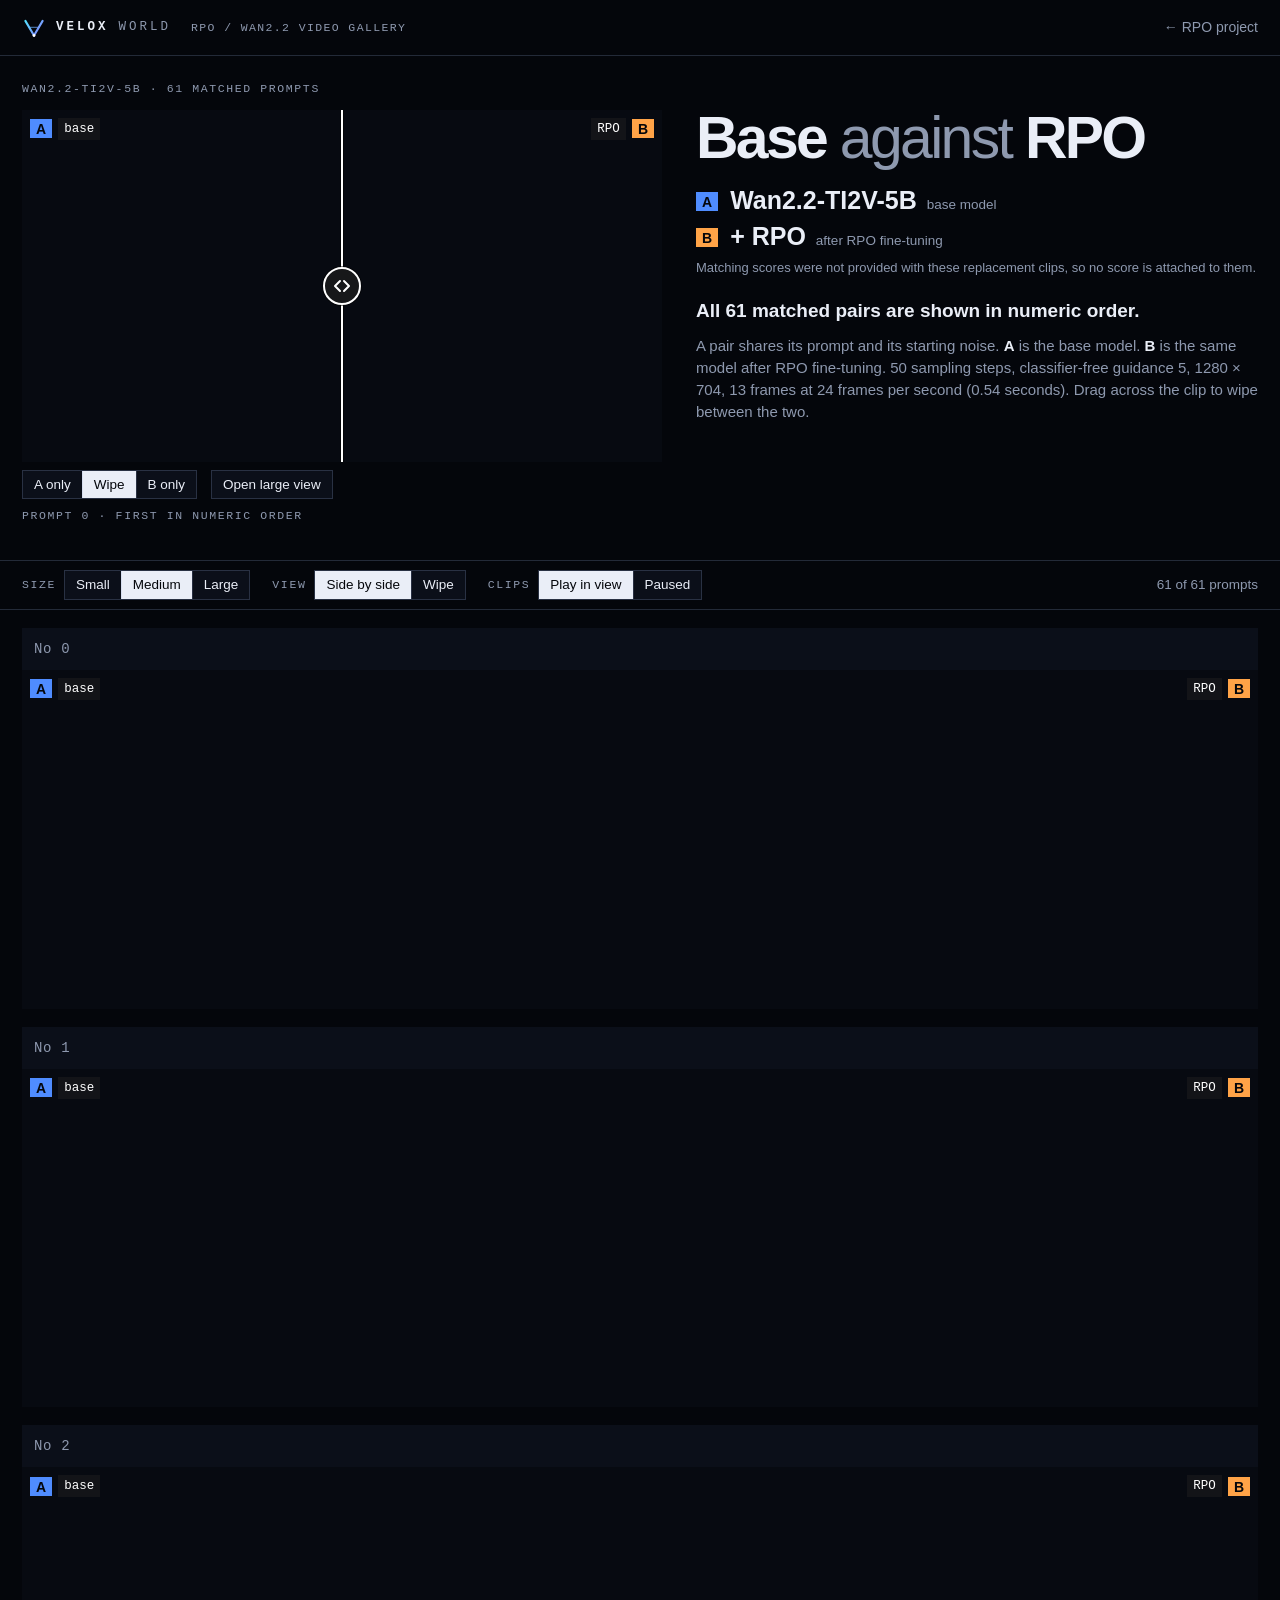
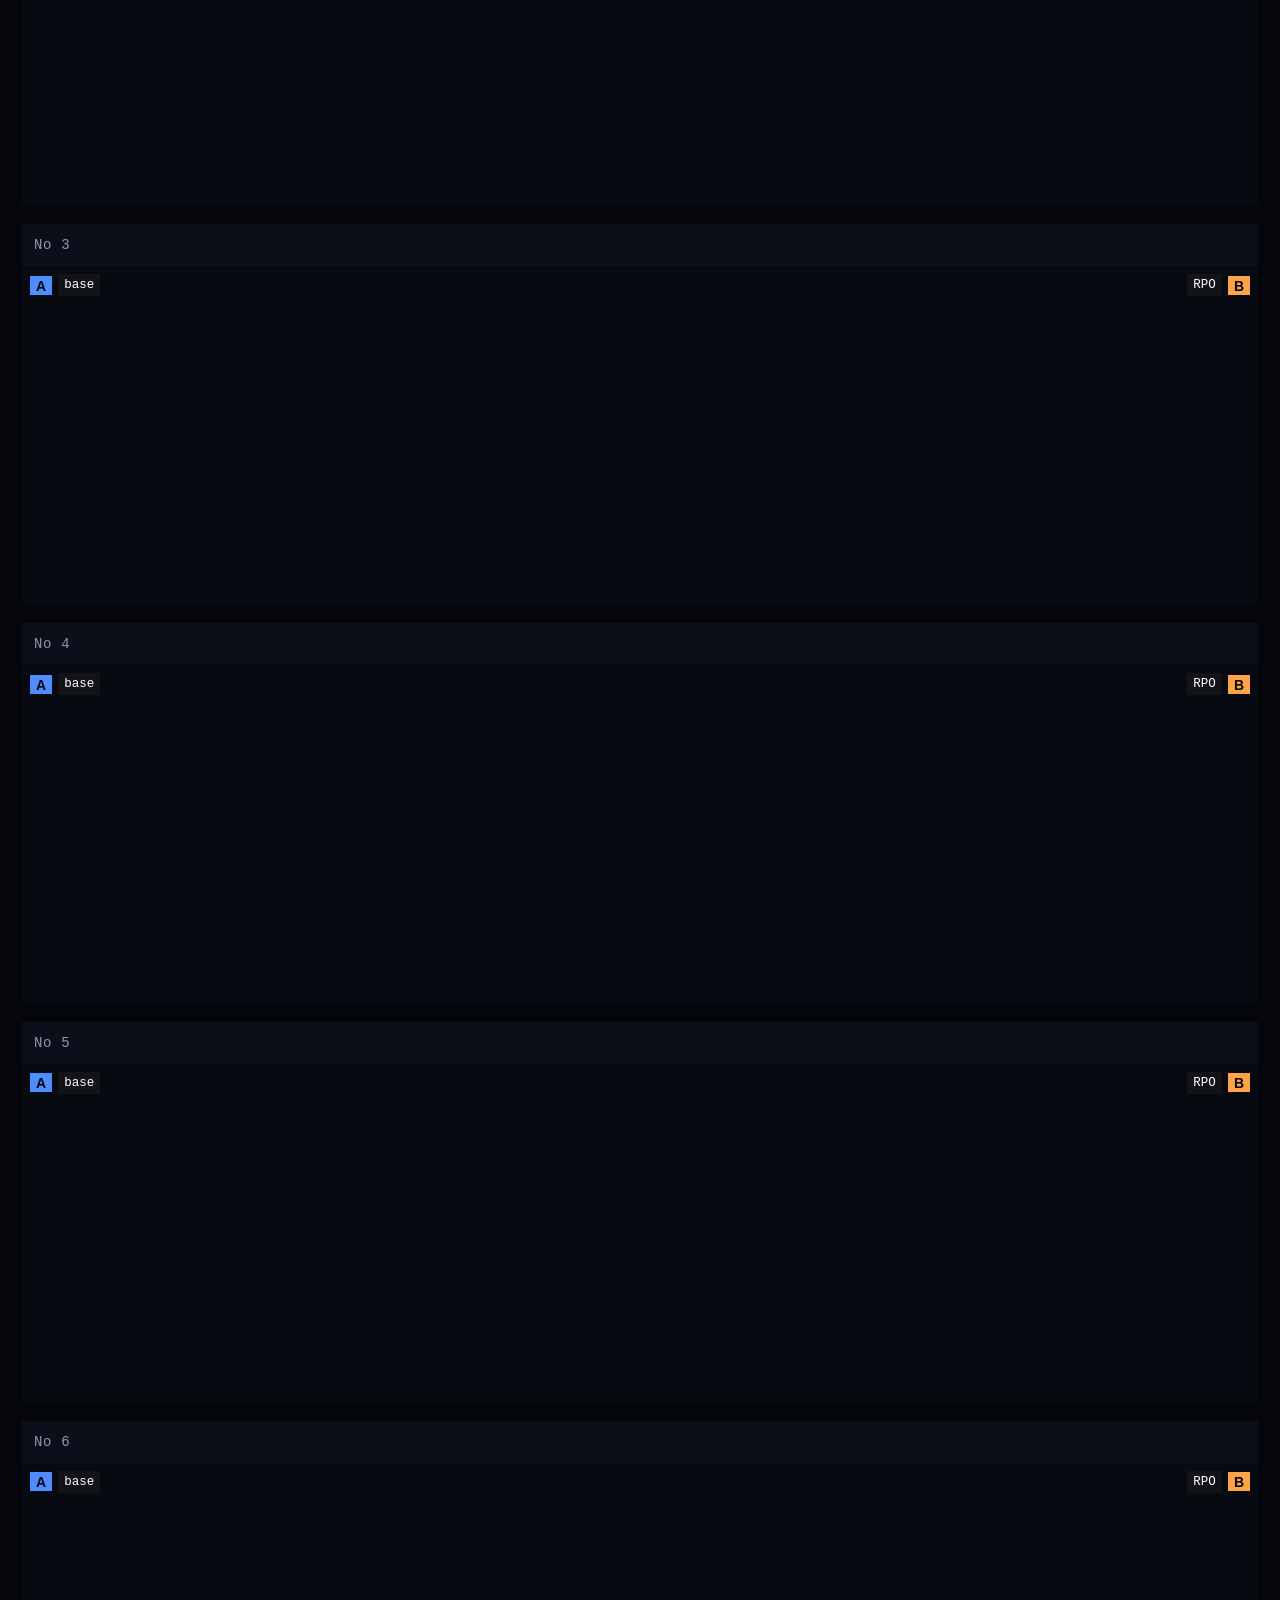
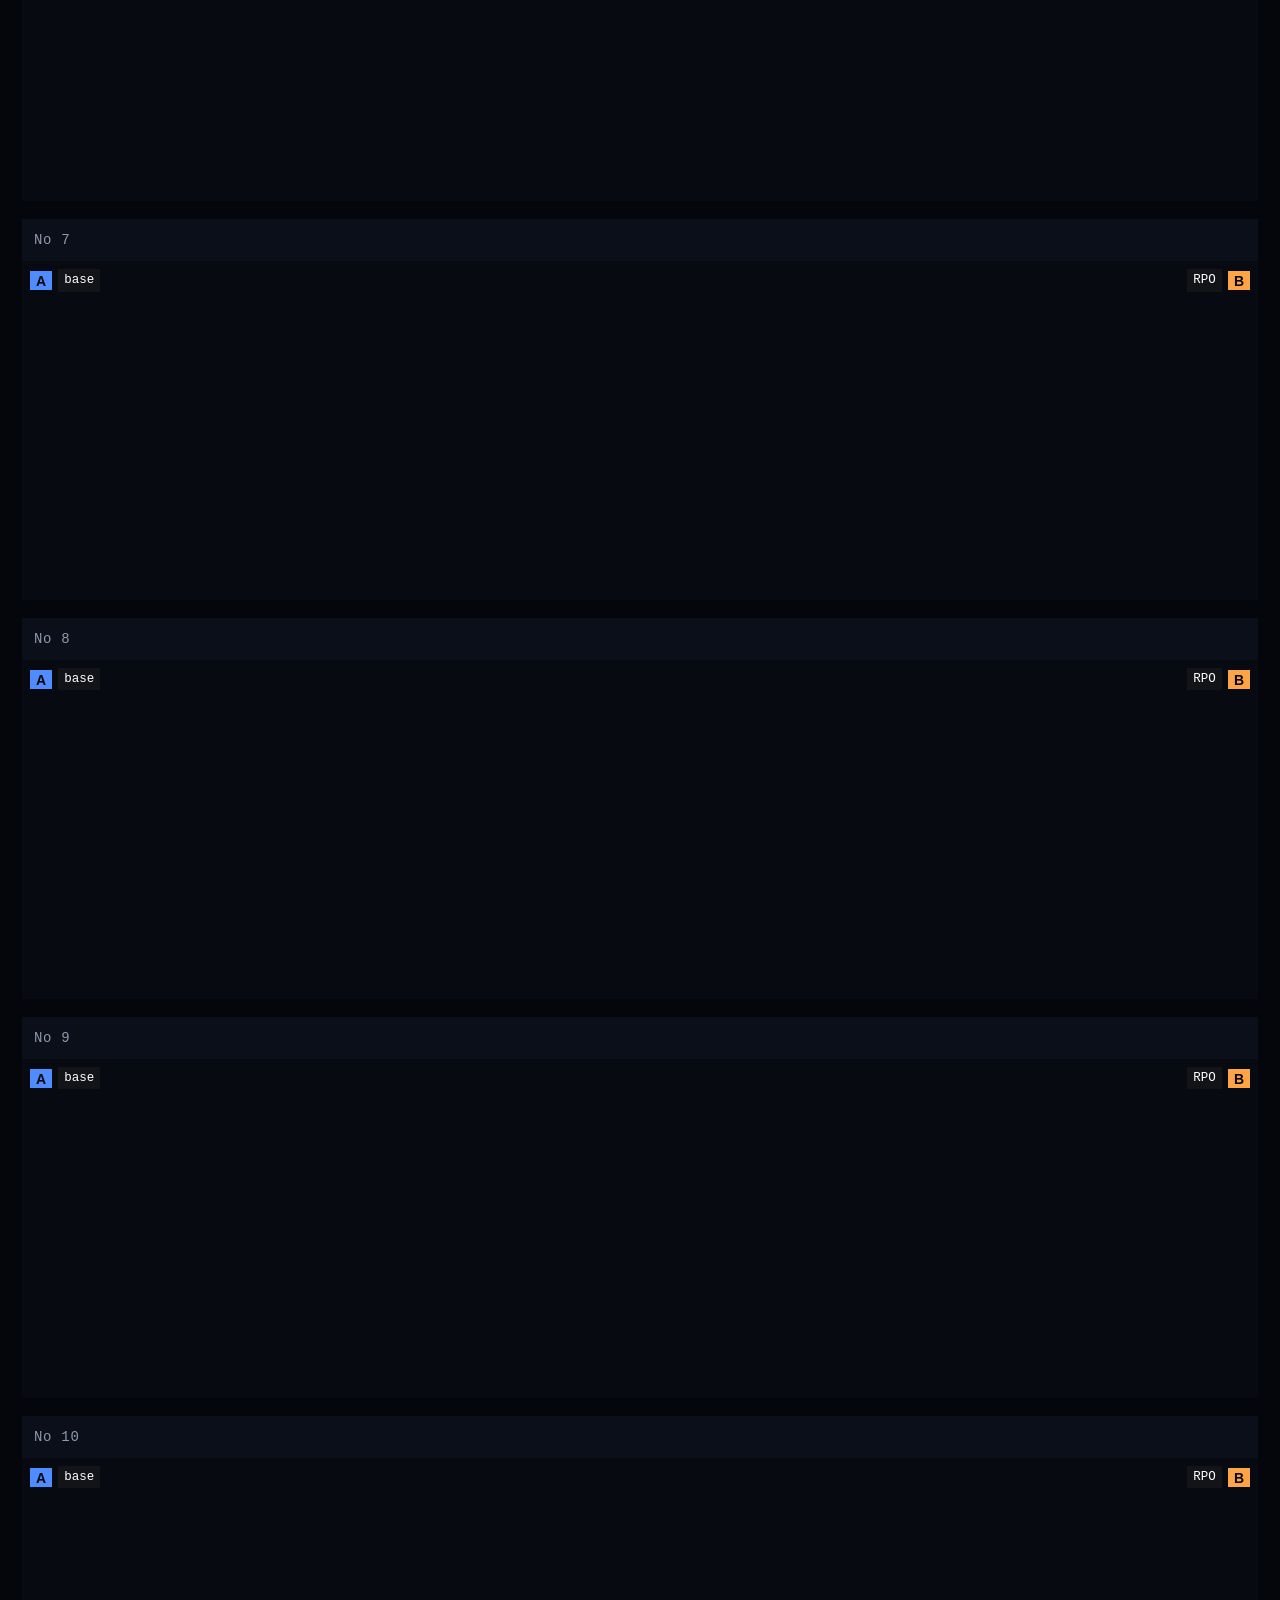
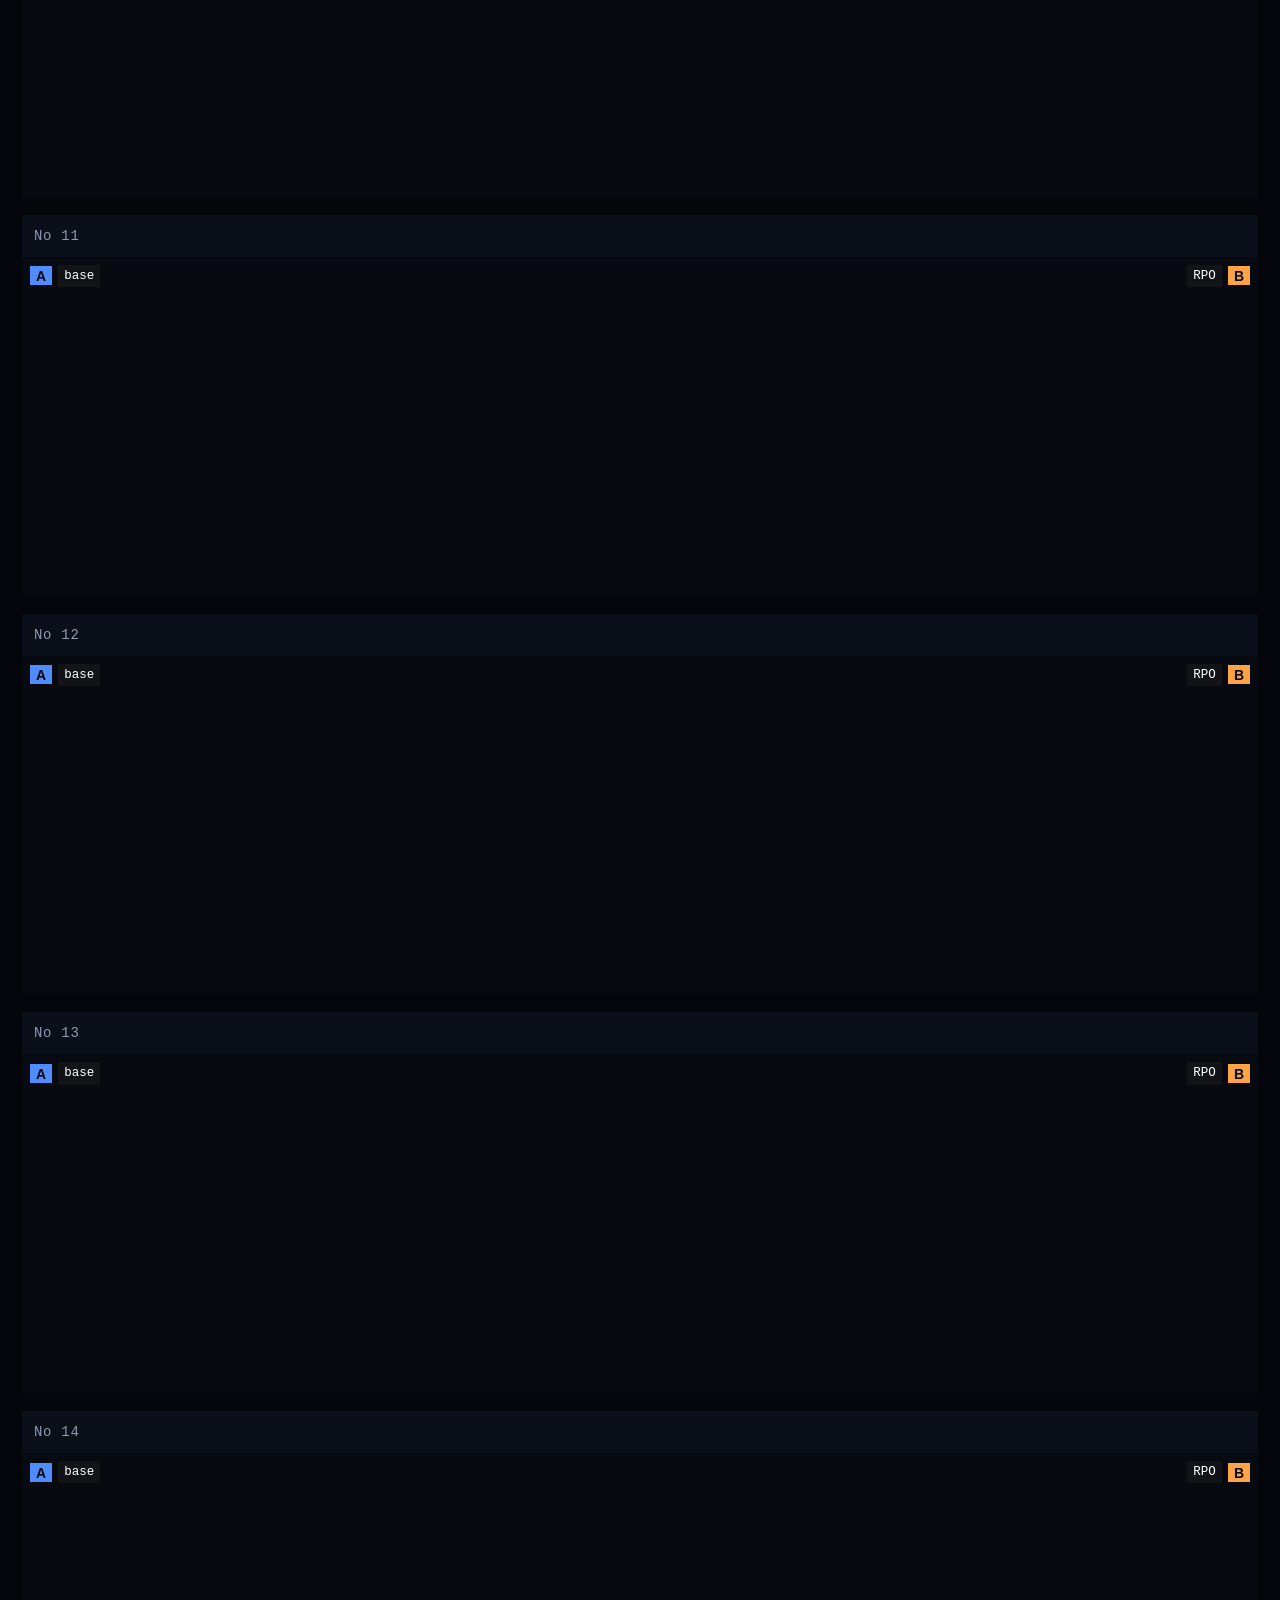
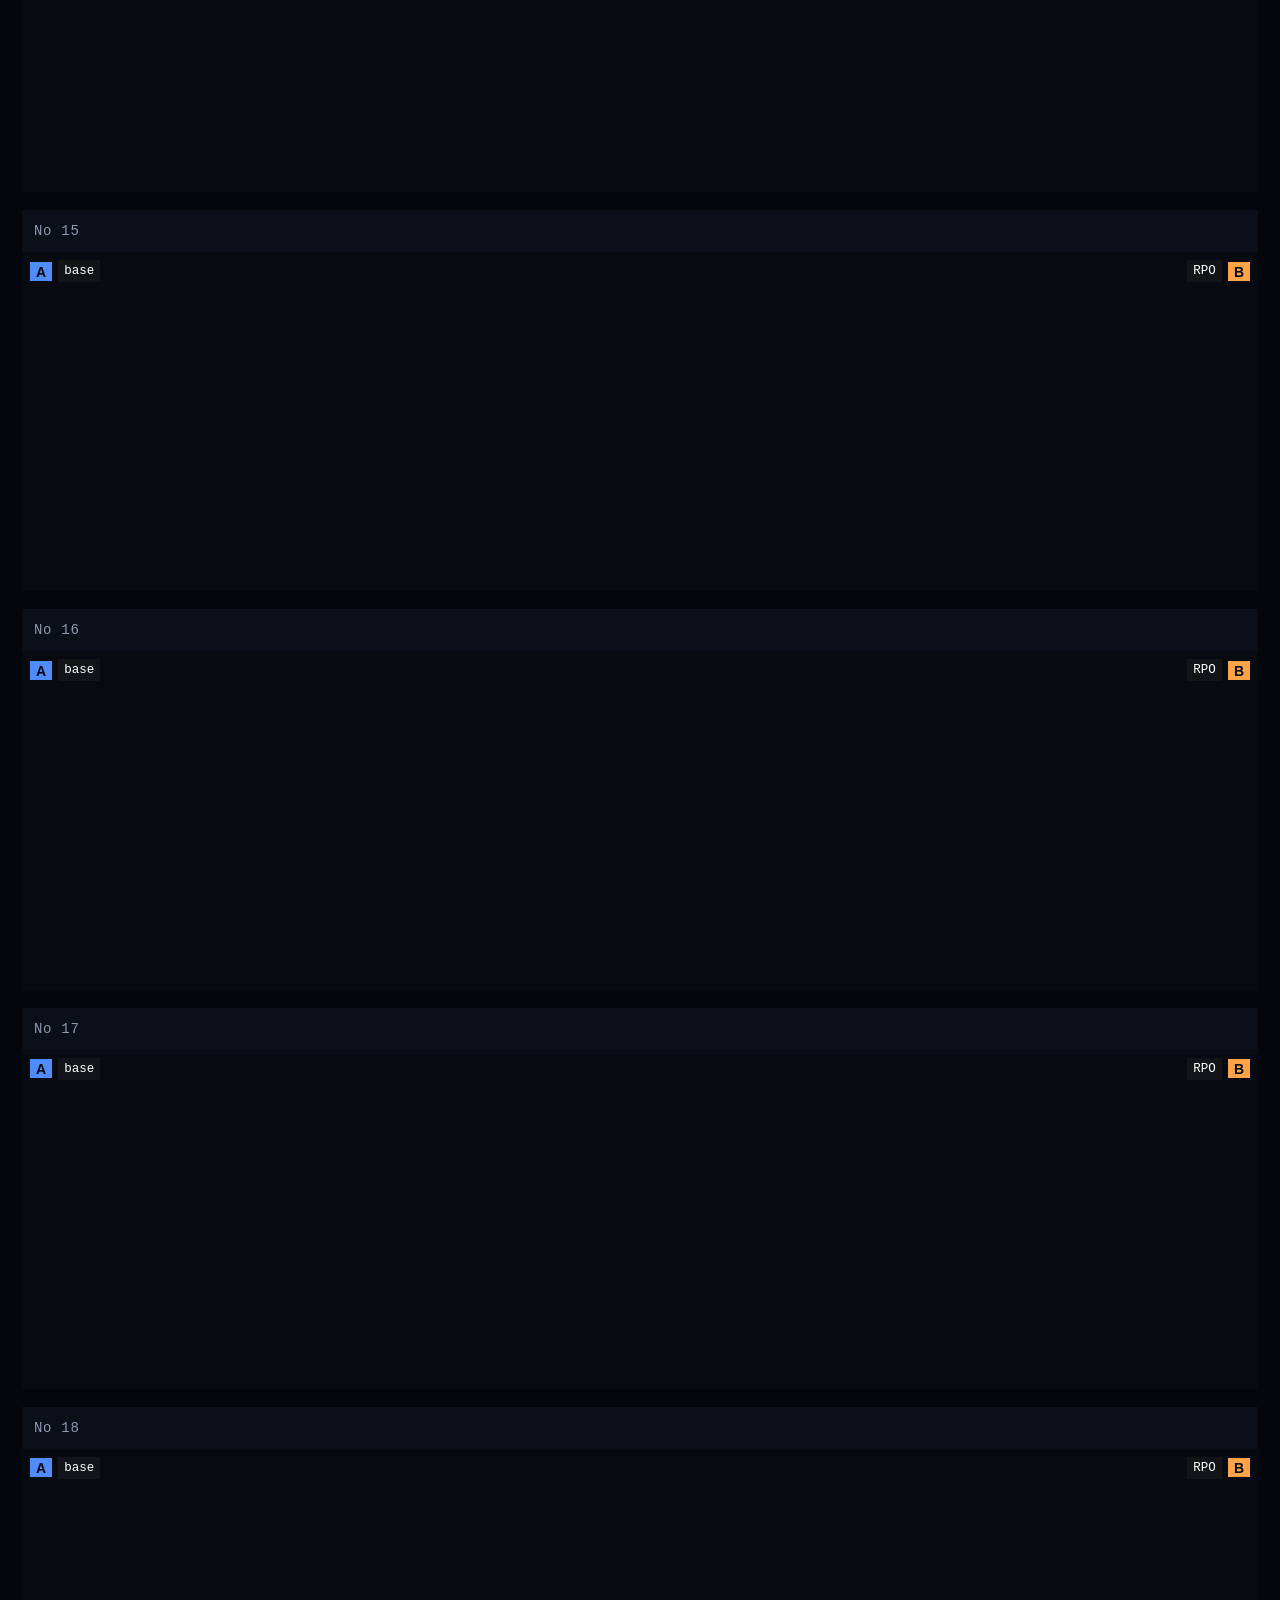
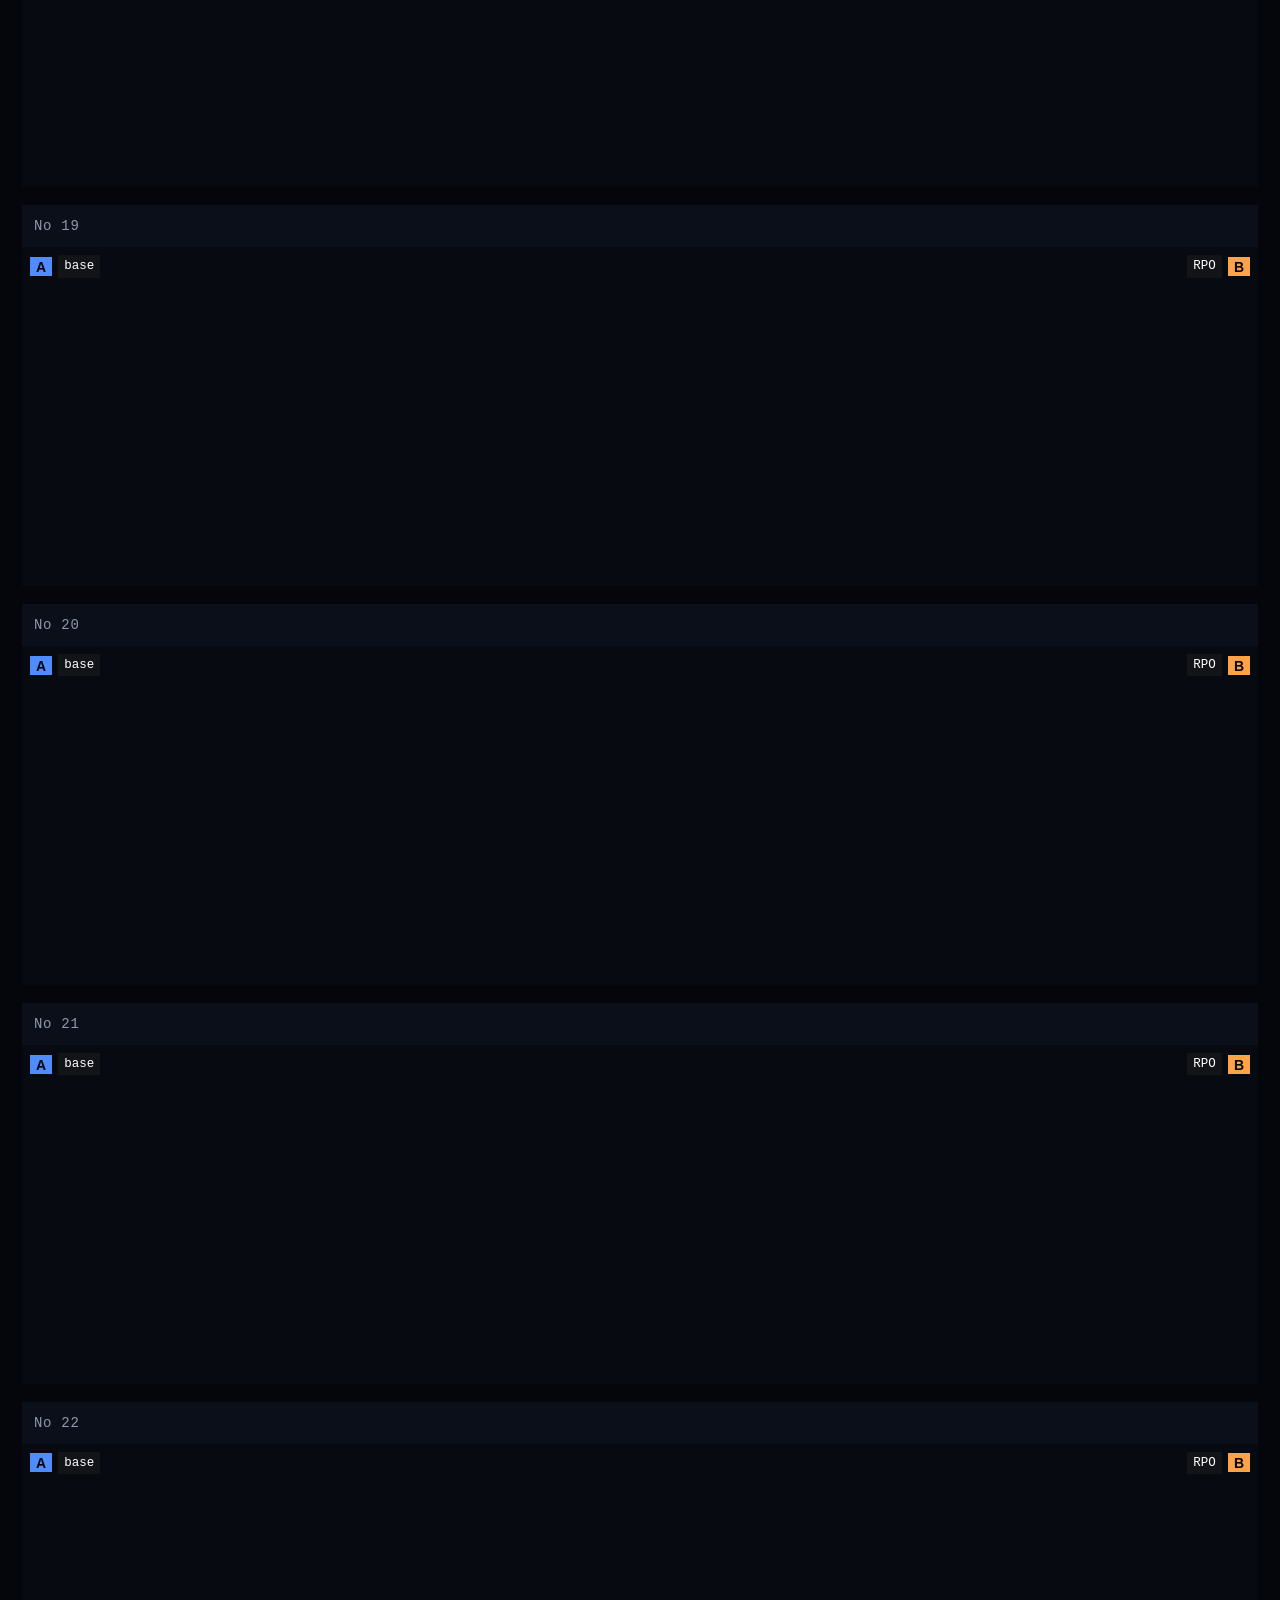
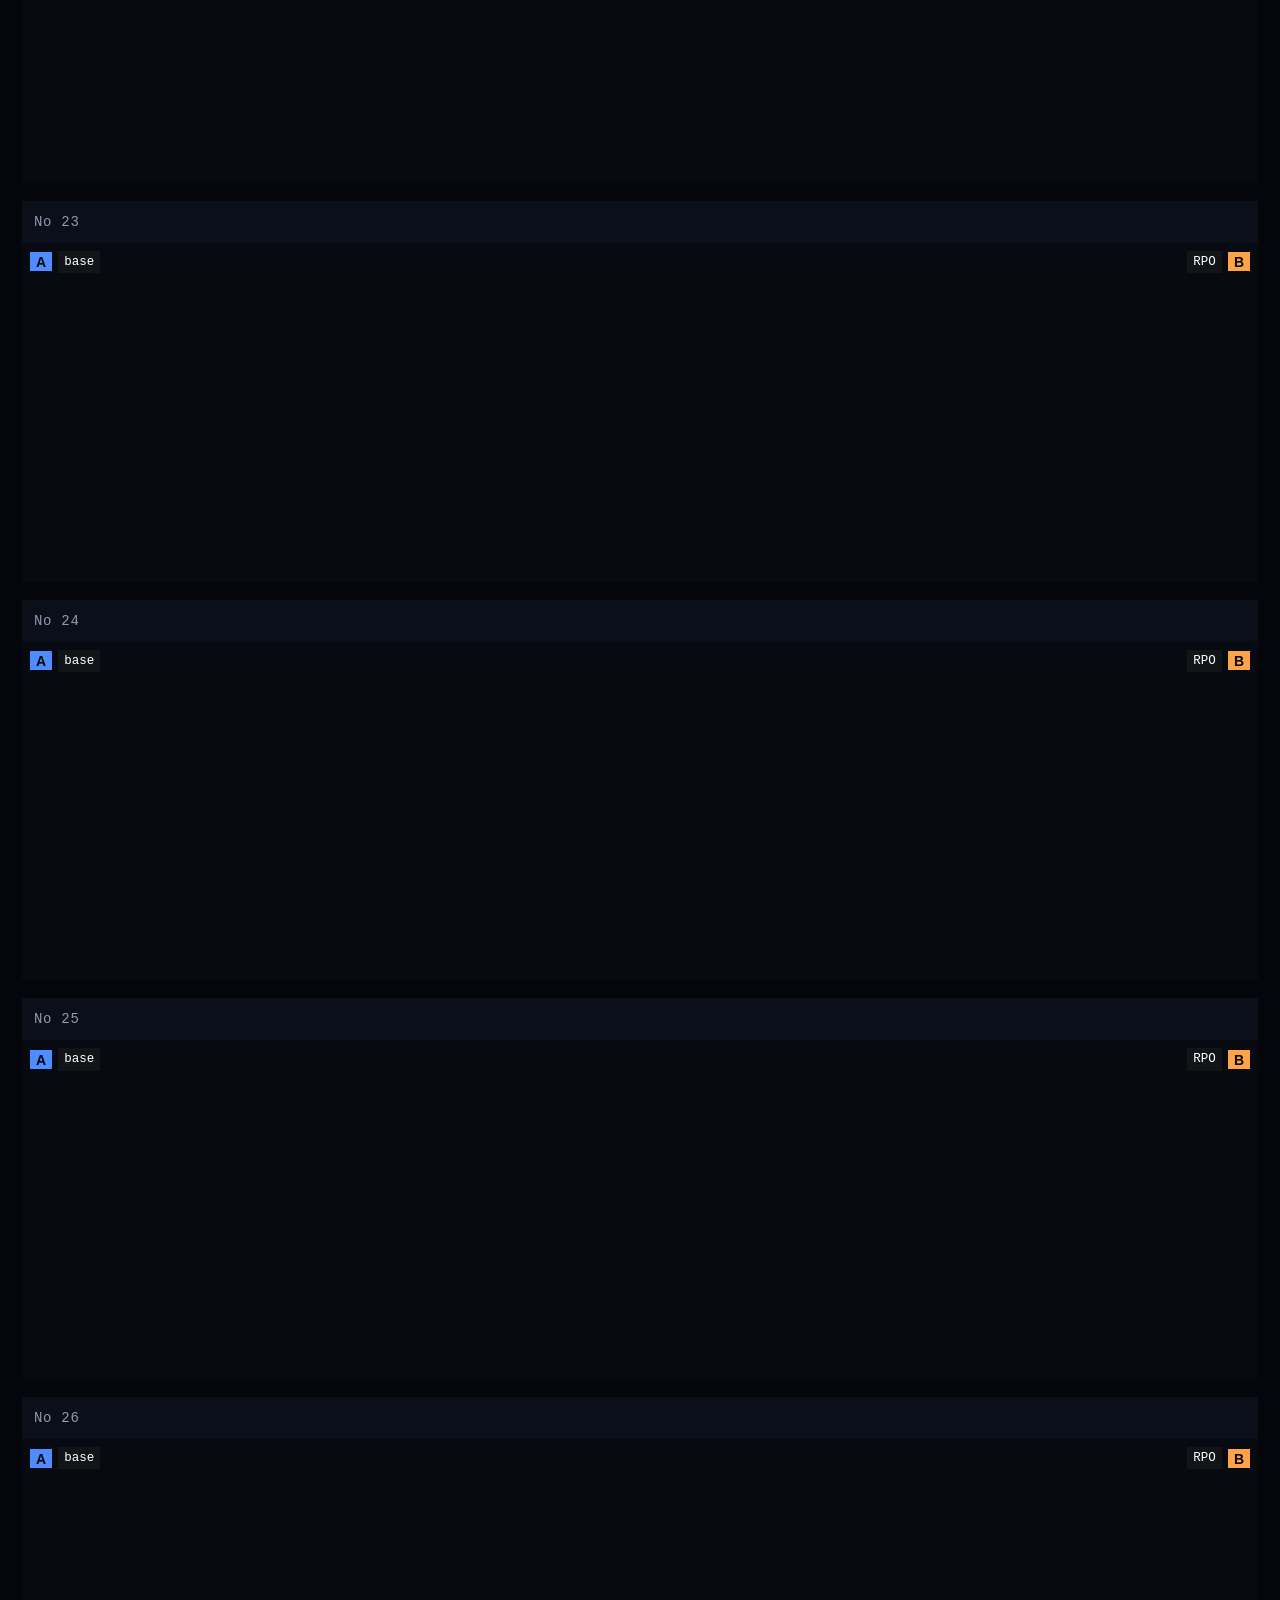
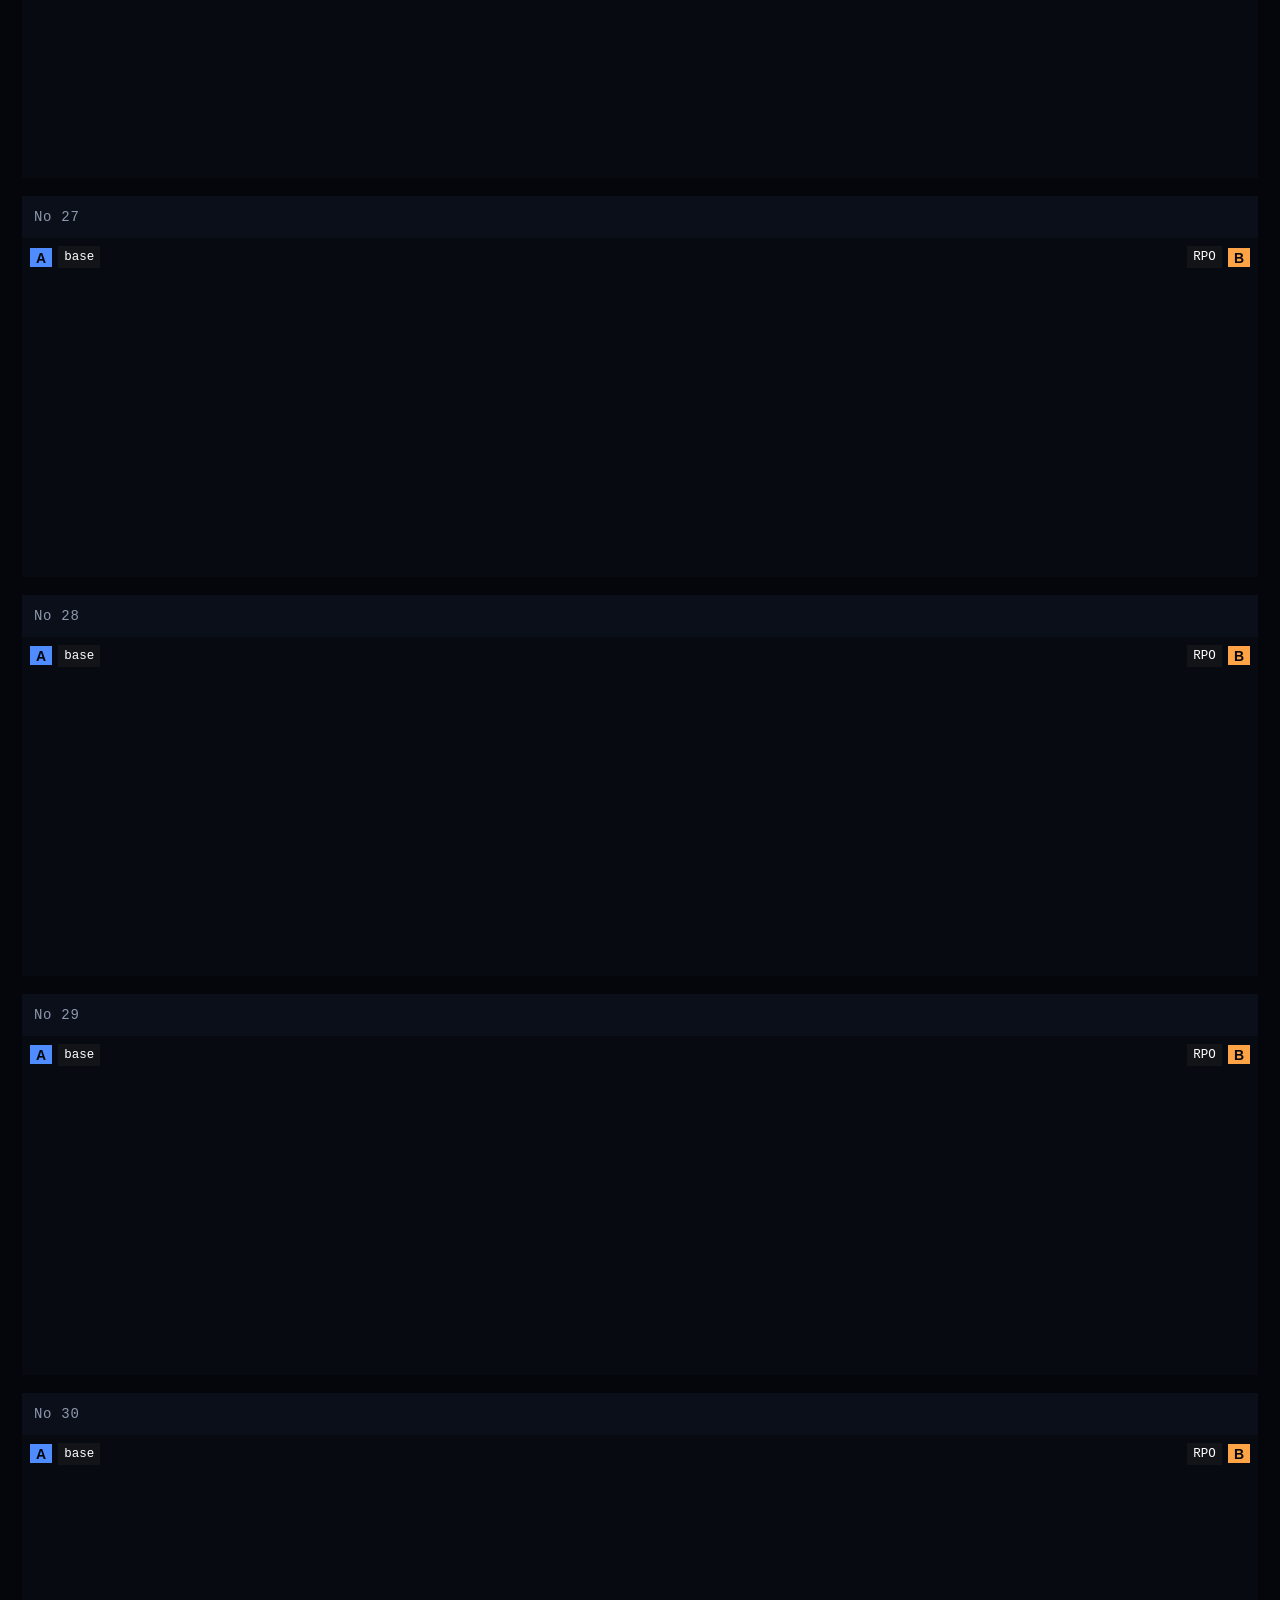
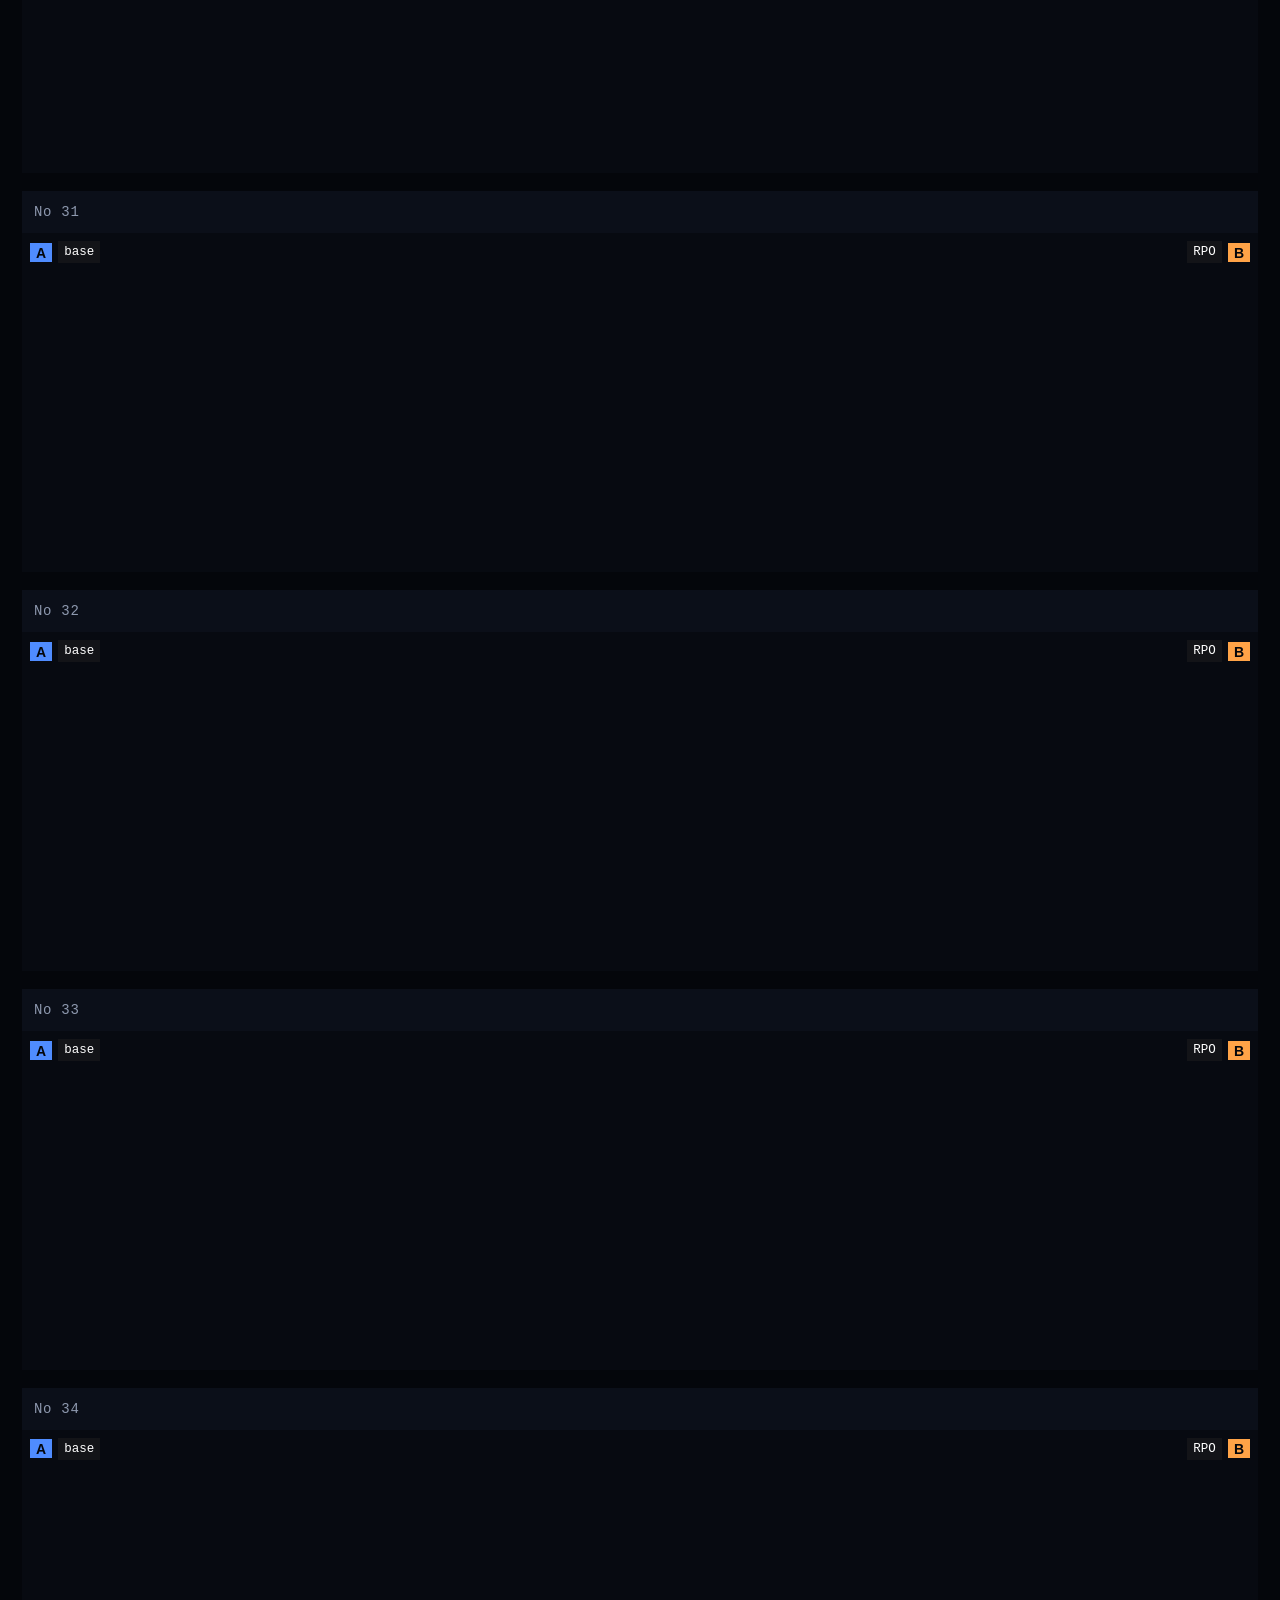
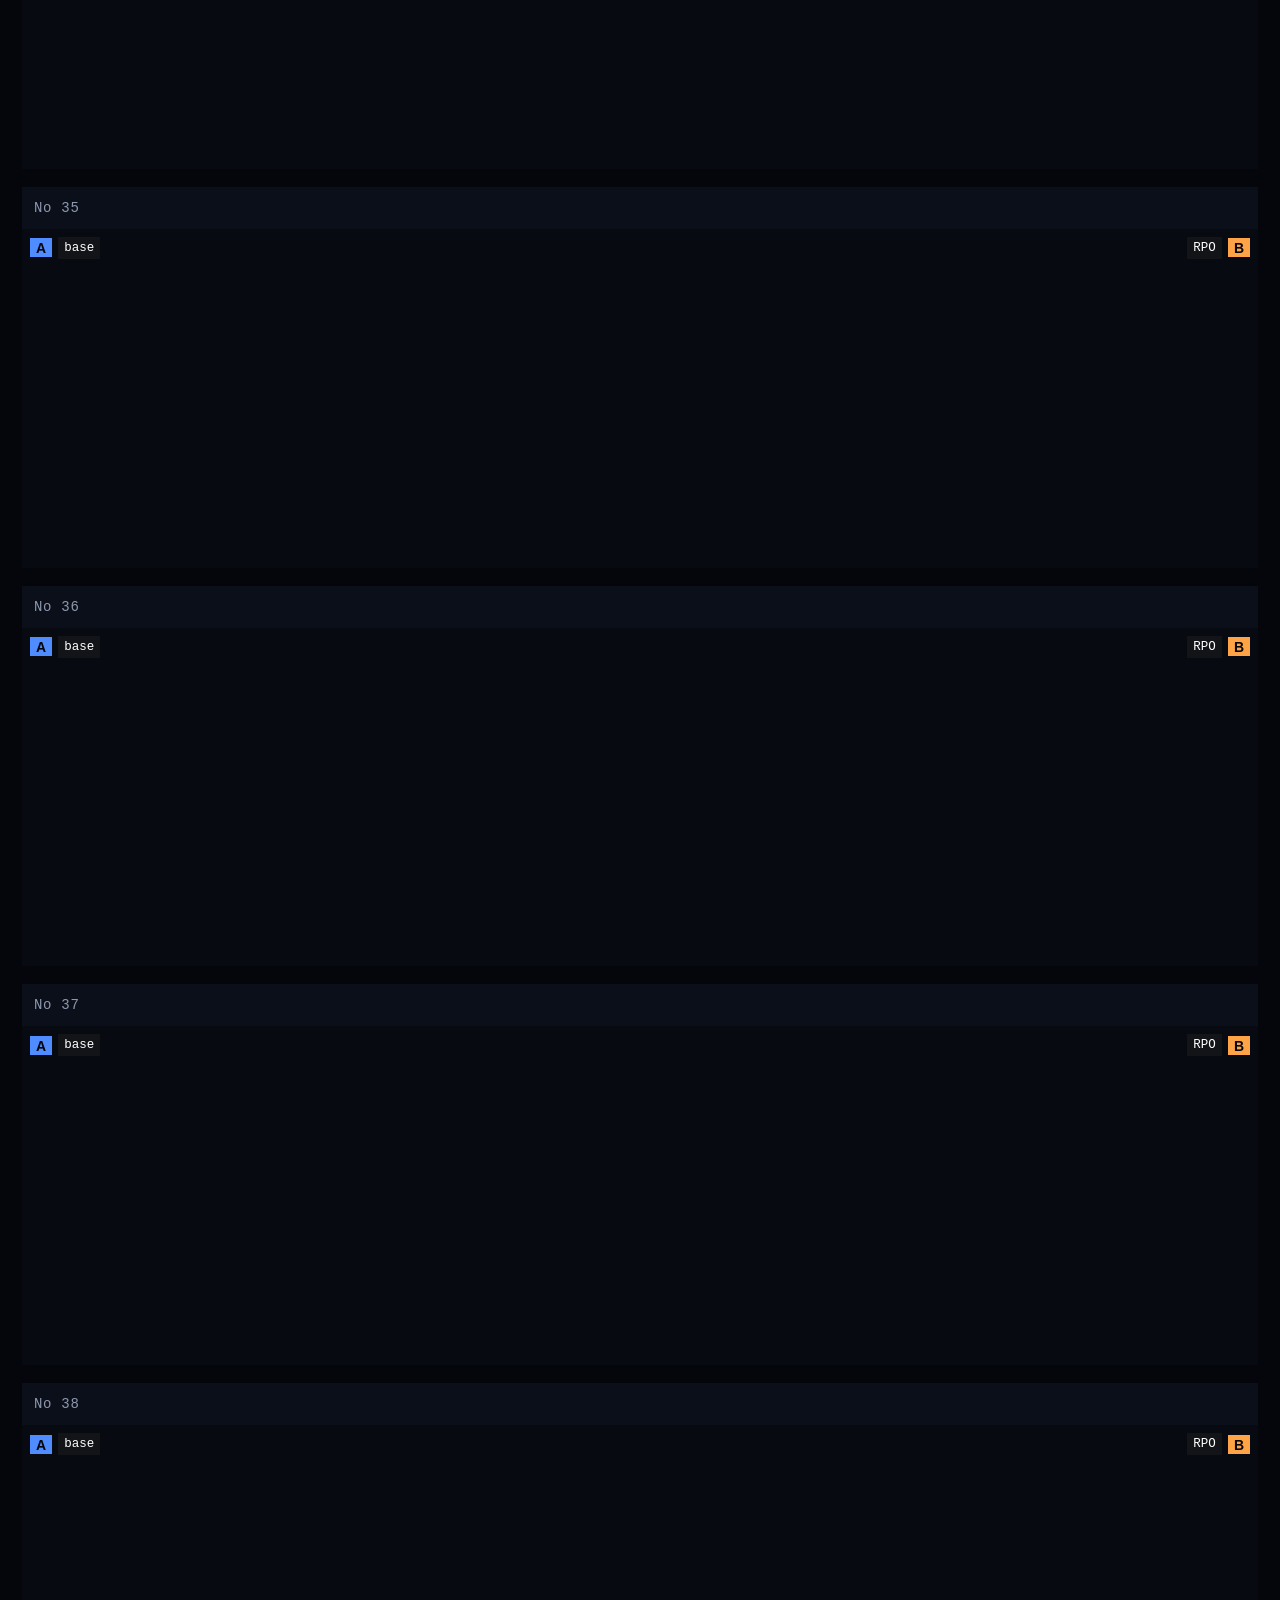
<file: rpo/wan2.2/index.html>
<!doctype html>
<html lang="en">
<head>
<meta charset="utf-8">
<meta name="viewport" content="width=device-width, initial-scale=1">
<title>Base against RPO · Wan2.2-TI2V-5B · Velox World</title>
<meta name="description" content="Compare 61 matched Wan2.2-TI2V-5B video generations before and after Routing Policy Optimization (RPO), using the same prompts and starting noise.">
<meta name="robots" content="index, follow, max-image-preview:large, max-video-preview:-1, max-snippet:-1">
<meta name="googlebot" content="index, follow, max-image-preview:large, max-video-preview:-1, max-snippet:-1">
<meta name="theme-color" content="#04060b">
<link rel="canonical" href="https://velox-world.com/rpo/wan2.2/">
<link rel="alternate" hreflang="en" href="https://velox-world.com/rpo/wan2.2/">
<link rel="alternate" hreflang="x-default" href="https://velox-world.com/rpo/wan2.2/">
<link rel="alternate" type="text/plain" href="https://velox-world.com/llms.txt" title="Velox World — LLM summary">
<link rel="alternate" type="text/plain" href="https://velox-world.com/llms-full.txt" title="Velox World — full machine-readable context">
<link rel="sitemap" type="application/xml" href="https://velox-world.com/sitemap.xml">
<link rel="icon" href="https://media.velox-world.com/assets/img/favicon.svg" type="image/svg+xml">
<meta property="og:type" content="website">
<meta property="og:site_name" content="Velox World">
<meta property="og:title" content="RPO on Wan2.2-TI2V-5B — matched video comparisons">
<meta property="og:description" content="Explore 61 base-versus-RPO video pairs generated from the same prompt and starting noise.">
<meta property="og:url" content="https://velox-world.com/rpo/wan2.2/">
<meta property="og:image" content="https://media.velox-world.com/assets/img/og-rpo.png">
<meta property="og:image:type" content="image/png">
<meta property="og:image:width" content="1200">
<meta property="og:image:height" content="630">
<meta property="og:image:alt" content="RPO matched video comparisons on Wan2.2-TI2V-5B">
<meta property="og:locale" content="en_US">
<meta name="twitter:card" content="summary_large_image">
<meta name="twitter:title" content="RPO on Wan2.2-TI2V-5B — matched video comparisons">
<meta name="twitter:description" content="Explore 61 base-versus-RPO video pairs generated from the same prompt and starting noise.">
<meta name="twitter:image" content="https://media.velox-world.com/assets/img/og-rpo.png">
<meta name="twitter:image:alt" content="RPO matched video comparisons on Wan2.2-TI2V-5B">
<script type="application/ld+json">
{
  "@context": "https://schema.org",
  "@type": "CollectionPage",
  "@id": "https://velox-world.com/rpo/wan2.2/#webpage",
  "url": "https://velox-world.com/rpo/wan2.2/",
  "name": "RPO on Wan2.2-TI2V-5B — matched video comparisons",
  "description": "A gallery of 61 matched Wan2.2-TI2V-5B video generations comparing the base model with Routing Policy Optimization, using the same prompts and starting noise.",
  "inLanguage": "en",
  "isPartOf": { "@type": "WebSite", "@id": "https://velox-world.com/#site", "name": "Velox World" },
  "about": { "@id": "https://velox-world.com/rpo/#article" },
  "primaryImageOfPage": "https://media.velox-world.com/assets/img/og-rpo.png"
}
</script>
<style>
/* A viewing room: neutral gray everywhere, so the clips are the only color apart from the two plate colors.
   A = the base model (blue), B = the model after RPO (orange). One file holds both clips of a prompt, A on the
   left and B on the right, so the two halves always show the same frame. */
:root {
  --room: #d7d8da;
  --panel: #e6e7e9;
  --mat: #c3c5c8;
  --ink: #17181a;
  --muted: #50555c;
  --line: #b4b7bc;
  --a: #256abf;
  --b: #c9501c;
  --tagink: #ffffff;
  --engraved: "Copperplate", "Copperplate Gothic Light", "Avenir Next Condensed", "Arial Narrow", sans-serif;
  --cond: "Avenir Next Condensed", "Arial Narrow", "Helvetica Neue", Arial, sans-serif;
  --sans: "Avenir Next", "Helvetica Neue", Helvetica, Arial, sans-serif;
  --serif: Charter, "Iowan Old Style", Georgia, "Times New Roman", serif;
  --mono: "SF Mono", ui-monospace, Menlo, Consolas, monospace;
  /* geometry of one file, set from data.js: width of one clip, the gap between the two, both together, height */
  --half: 1280; --gap: 8; --total: 2568; --vh: 704;
  color-scheme: light dark;
}
@media (prefers-color-scheme: dark) {
  :root {
    --room: #202124;
    --panel: #2b2d31;
    --mat: #151618;
    --ink: #ececed;
    --muted: #a2a6ad;
    --line: #43464c;
    --a: #3987e5;
    --b: #d95926;
    --tagink: #151618;
  }
}
* { box-sizing: border-box; }
[hidden] { display: none !important; }
html { background: var(--room); }
body {
  margin: 0; background: var(--room); color: var(--ink);
  font-family: var(--sans); font-size: 15px; line-height: 1.45;
  -webkit-font-smoothing: antialiased;
}
.wrap { max-width: 1440px; margin: 0 auto; padding: 0 22px; }
button, select, input { font: inherit; color: inherit; }
button { cursor: pointer; }
:focus-visible { outline: 2px solid var(--ink); outline-offset: 2px; }
.num { font-variant-numeric: tabular-nums; }

/* Engraved labels: Copperplate sets lower case as small capitals, so labels are written in normal case. */
.eng { font-family: var(--engraved); letter-spacing: 0.07em; font-size: 13.5px; line-height: 1.2; color: var(--muted); }
.tag {
  display: inline-block; min-width: 22px; padding: 3px 6px 2px; text-align: center;
  font-family: var(--cond); font-weight: 700; font-size: 14px; line-height: 1; color: var(--tagink);
}
.tag.a { background: var(--a); }
.tag.b { background: var(--b); }
.key { display: inline-block; width: 9px; height: 9px; margin-right: 6px; vertical-align: 0; }
.key.a { background: var(--a); }
.key.b { background: var(--b); }

/* ---------- masthead: the comparator is the opening ---------- */
.mast { padding: 26px 0 8px; }
.eyebrow { margin: 0 0 14px; }
.bench { display: grid; grid-template-columns: minmax(0, 640px) minmax(0, 1fr); gap: 34px; align-items: start; }
.bench > *, .stagebox, .readout { min-width: 0; }
h1 {
  margin: 0; font-family: var(--cond); font-weight: 700; letter-spacing: -0.005em;
  font-size: clamp(38px, 4.6vw, 68px); line-height: 0.95;
}
h1 span { color: var(--muted); font-weight: 500; }
.plates { margin: 22px 0 0; display: grid; gap: 10px; }
.plate { display: grid; grid-template-columns: auto minmax(0, 1fr) auto; gap: 4px 12px; align-items: center; }
.plate .who { display: flex; align-items: baseline; gap: 10px; min-width: 0; flex-wrap: wrap; }
.plate .name { font-family: var(--cond); font-weight: 600; font-size: 25px; line-height: 1; }
.plate .note { color: var(--muted); font-size: 13.5px; }
.plate .val { font-size: 25px; font-weight: 600; line-height: 1; }
.plate .rail { grid-column: 2 / 4; }
.rail { height: 10px; position: relative; overflow: hidden; }
.rail.a { background: color-mix(in srgb, var(--a) 20%, var(--panel)); }
.rail.b { background: color-mix(in srgb, var(--b) 20%, var(--panel)); }
.rail i { position: absolute; inset: 0 auto 0 0; width: var(--w, 0%); border-radius: 0 3px 3px 0; }
.rail.a i { background: var(--a); }
.rail.b i { background: var(--b); }
.meant { margin: 8px 0 0; color: var(--muted); font-size: 13px; }
.headline { margin: 20px 0 0; font-size: 19px; line-height: 1.35; max-width: 34em; }
.headline b { font-weight: 600; }
.lede { margin: 12px 0 0; max-width: 40em; color: var(--muted); }
.lede b { color: var(--ink); font-weight: 600; }

/* ---------- the stage: one playing file, shown as both clips, one clip, or a wipe between the two ---------- */
.stage {
  position: relative; aspect-ratio: var(--half) / var(--vh); background: var(--mat); overflow: hidden;
  --x: 50%; touch-action: pan-y;
}
.stage[data-mode="pair"] { aspect-ratio: var(--total) / var(--vh); }
.stage[data-mode="wipe"] { cursor: ew-resize; }
/* the file is wider than the stage unless both clips show: A sits at the left edge, B is slid into its place */
.stage video {
  position: absolute; top: 0; left: 0; height: 100%; max-width: none; display: block; background: var(--mat);
  width: calc(100% * var(--total) / var(--half));
}
.stage[data-mode="b"] video { transform: translateX(calc(-100% * (var(--half) + var(--gap)) / var(--total))); }
.stage[data-mode="pair"] video { width: 100%; }
/* wipe: the video shows A, this canvas paints B to the right of the line from the same frame */
.stage canvas { position: absolute; inset: 0; width: 100%; height: 100%; display: none; pointer-events: none; }
.stage[data-mode="wipe"] canvas { display: block; }
.stage .rule {
  position: absolute; top: 0; bottom: 0; left: var(--x); width: 2px; margin-left: -1px; display: none;
  background: #fff; box-shadow: 0 0 0 1px rgba(0, 0, 0, 0.5); pointer-events: none;
}
.stage .grip {
  position: absolute; top: 50%; left: var(--x); width: 38px; height: 38px; margin: -19px 0 0 -19px;
  border-radius: 50%; border: 2px solid #fff; background: #17181a; color: #fff; padding: 0;
  display: none; place-items: center; cursor: ew-resize; box-shadow: 0 0 0 1px rgba(0, 0, 0, 0.5);
}
.stage .grip svg { width: 20px; height: 20px; display: block; }
.stage[data-mode="wipe"] .rule { display: block; }
.stage[data-mode="wipe"] .grip { display: grid; }
.stage .corner { position: absolute; top: 8px; display: flex; align-items: center; gap: 6px; pointer-events: none; }
.stage .corner.ca { left: 8px; }
.stage .corner.cb { right: 8px; }
.stage .corner .sc {
  font-family: var(--mono); font-size: 12.5px; font-variant-numeric: tabular-nums;
  background: rgba(23, 24, 26, 0.78); color: #fff; padding: 2px 6px;
}
.stage[data-mode="a"] .corner.cb, .stage[data-mode="b"] .corner.ca { opacity: 0.28; }
.stage:focus { outline: none; }
.stagebar { display: flex; flex-wrap: wrap; align-items: center; gap: 8px 14px; margin-top: 8px; }
.seg { display: inline-flex; border: 1px solid var(--line); background: var(--panel); }
.seg button { border: 0; background: transparent; padding: 5px 11px; font-size: 13.5px; line-height: 1.3; }
.seg button + button { border-left: 1px solid var(--line); }
.seg button[aria-pressed="true"] { background: var(--ink); color: var(--room); }
.seg button.sa[aria-pressed="true"] { background: var(--a); color: var(--tagink); }
.seg button.sb[aria-pressed="true"] { background: var(--b); color: var(--tagink); }
.plain { border: 1px solid var(--line); background: var(--panel); padding: 5px 11px; font-size: 13.5px; line-height: 1.3; }
.featured { margin: 10px 0 0; }
.featured .why { display: block; margin-bottom: 3px; }
.cap { font-family: var(--serif); font-style: italic; font-size: 16px; line-height: 1.4; margin: 0; overflow-wrap: anywhere; }
/* the prompts are long clip descriptions: three lines, then a switch for the rest */
.cap.clamp { display: -webkit-box; -webkit-box-orient: vertical; -webkit-line-clamp: 3; line-clamp: 3; overflow: hidden; }
.more {
  border: 0; background: transparent; padding: 0; margin-top: 2px; color: var(--muted);
  font-size: 12.5px; text-decoration: underline; text-underline-offset: 2px;
}

/* ---------- gain per prompt ---------- */
.gains { margin: 26px 0 0; max-width: 860px; }
.gains h2 { margin: 0 0 2px; font-family: var(--cond); font-weight: 600; font-size: 22px; line-height: 1.1; }
.gains .sub { margin: 0 0 12px; color: var(--muted); font-size: 13.5px; }
.plot { position: relative; height: 168px; margin: 0 0 4px 44px; }
.plot .grid { position: absolute; left: 0; right: 0; height: 1px; background: var(--line); }
.plot .grid.zero { background: var(--muted); }
.plot .grid span { position: absolute; right: 100%; top: -9px; margin-right: 8px; font-size: 12px; color: var(--muted); white-space: nowrap; }
.plot .bars { position: absolute; inset: 0; display: grid; grid-auto-flow: column; grid-auto-columns: minmax(0, 1fr); }
.plot .slot { position: relative; border: 0; padding: 0; background: transparent; min-width: 0; }
.plot .slot i { position: absolute; left: 50%; width: clamp(3px, 58%, 14px); transform: translateX(-50%); min-height: 1px; }
.plot .slot.up i { background: var(--b); border-radius: 4px 4px 0 0; }
.plot .slot.down i { background: var(--a); border-radius: 0 0 4px 4px; }
.plot .slot:hover, .plot .slot:focus-visible { background: color-mix(in srgb, var(--ink) 9%, transparent); outline: none; }
.plot .slot:focus-visible { box-shadow: inset 0 0 0 2px var(--ink); }
.axisnote { display: flex; flex-wrap: wrap; gap: 4px 18px; justify-content: space-between; margin: 6px 0 0 44px; color: var(--muted); font-size: 13px; }
.legend { display: flex; gap: 16px; }
.tip {
  position: fixed; z-index: 30; pointer-events: none; display: none; max-width: 300px;
  background: var(--ink); color: var(--room); padding: 8px 10px 9px; font-size: 13px; line-height: 1.35;
}
.tip b { display: block; font-size: 17px; font-weight: 600; line-height: 1.2; }
.tip .row { display: block; opacity: 0.86; }
.tip .p { display: block; margin-top: 4px; font-family: var(--serif); font-style: italic; opacity: 0.86; }

/* ---------- sticky controls: one row, above everything it filters ---------- */
.deck {
  position: sticky; top: 0; z-index: 10; background: var(--room); margin-top: 26px;
  border-top: 1px solid var(--line); border-bottom: 1px solid var(--line);
}
.deck .wrap { display: flex; flex-wrap: wrap; align-items: center; gap: 8px 22px; padding-top: 9px; padding-bottom: 9px; }
.ctl { display: flex; align-items: center; gap: 8px; }
select { background: var(--panel); border: 1px solid var(--line); padding: 5px 8px; font-size: 13.5px; }
.count { margin-left: auto; color: var(--muted); font-size: 13.5px; }

/* ---------- one card per prompt ---------- */
#cards { display: grid; grid-template-columns: repeat(auto-fill, minmax(min(var(--card, 680px), 100%), 1fr)); gap: 18px; padding-top: 18px; padding-bottom: 10px; }
.card { background: var(--panel); min-width: 0; scroll-margin-top: calc(var(--deck, 60px) + 12px); }
.card.hit { box-shadow: 0 0 0 2px var(--ink); }
#cards[data-size="l"] .card { width: 100%; max-width: 1400px; margin: 0 auto; }
#cards[data-size="l"][data-view="wipe"] .card { max-width: 1040px; }
.card header { display: grid; grid-template-columns: auto minmax(0, 1fr) auto; gap: 12px; align-items: start; padding: 11px 12px 10px; }
.card .no { font-family: var(--engraved); letter-spacing: 0.05em; font-size: 14px; line-height: 1.5; color: var(--muted); white-space: nowrap; }
.card .gain { text-align: right; white-space: nowrap; font-size: 19px; font-weight: 600; line-height: 1.2; }
.card .gain small { display: block; font-size: 11.5px; font-weight: 400; color: var(--muted); }
.card .stage { cursor: zoom-in; }
.empty { grid-column: 1 / -1; background: var(--panel); padding: 26px 20px; }
.empty p { margin: 0 0 12px; }

.foot { padding: 14px 22px 40px; color: var(--muted); font-size: 13px; }
.foot p { margin: 0 0 4px; max-width: 86em; }

/* ---------- large view ---------- */
dialog.scope {
  border: 0; padding: 0; margin: 0; width: 100vw; height: 100vh; max-width: none; max-height: none;
  background: var(--room); color: var(--ink);
}
dialog.scope::backdrop { background: var(--room); }
.scope .lay { display: grid; grid-template-columns: minmax(0, 1fr) minmax(300px, 400px); gap: 26px; height: 100%; padding: 18px 22px; align-items: start; overflow: auto; }
.scope[data-wide] .lay { grid-template-columns: minmax(0, 1fr); }
.scope .main { min-width: 0; display: grid; gap: 10px; justify-items: center; }
.scope .stage { width: min(100%, calc((100vh - 120px) * var(--half) / var(--vh))); }
.scope .stage[data-mode="pair"] { width: 100%; }
.transport { display: flex; flex-wrap: wrap; align-items: center; gap: 8px 12px; width: 100%; }
.transport input[type="range"] { flex: 1 1 180px; min-width: 120px; accent-color: var(--ink); }
.transport .time { font-family: var(--mono); font-size: 12.5px; color: var(--muted); white-space: nowrap; }
.scope .side { display: grid; gap: 14px; align-content: start; min-width: 0; max-height: calc(100vh - 36px); overflow: auto; padding-right: 2px; }
.scope[data-wide] .side { max-height: none; grid-template-columns: repeat(auto-fit, minmax(300px, 1fr)); column-gap: 26px; }
.scope .side .seg { justify-self: start; }
.scope .top { display: flex; align-items: center; justify-content: space-between; gap: 10px; }
.scope .no { font-family: var(--cond); font-weight: 600; font-size: 30px; line-height: 1; }
.scope .no small { font-family: var(--sans); font-weight: 400; font-size: 13.5px; color: var(--muted); margin-left: 8px; }
.scope .cap { font-size: 17px; }
.scope table { width: 100%; border-collapse: collapse; font-size: 15px; }
.scope td { padding: 7px 6px; border-bottom: 1px solid var(--line); }
.scope td:last-child { text-align: right; }
.scope tr.sum td { font-weight: 600; border-bottom: 0; }
.scope .keys { margin: 0; color: var(--muted); font-size: 13px; line-height: 1.7; }
.scope .keys kbd { font-family: var(--mono); font-size: 12px; border: 1px solid var(--line); padding: 0 4px; background: var(--panel); color: var(--ink); }
.scope .nav { display: flex; flex-wrap: wrap; gap: 8px; }

@media (max-width: 1020px) {
  .bench { grid-template-columns: minmax(0, 1fr); gap: 22px; }
  .bench .stagebox { max-width: 640px; }
  .scope .lay { grid-template-columns: minmax(0, 1fr); }
  .scope .side { max-height: none; }
}
@media (max-width: 760px) {
  .deck { position: static; }
}
@media (max-width: 560px) {
  .wrap { padding: 0 14px; }
  .plot { margin-left: 38px; }
  .axisnote { margin-left: 0; }
  .count { margin-left: 0; }
  .scope .lay { padding: 14px; }
}
</style>
<style id="vw-theme">
/* Velox World integration: the site's palette, type and header around the original comparison layout. */
:root {
  color-scheme: dark;
  --room: #04060b; --panel: #0b0f19; --mat: #070a11;
  --ink: #eaeef7; --muted: #8e99af; --line: rgba(148, 170, 215, 0.22);
  --a: #4f8cff; --b: #ffa347; --tagink: #04060b;
  --engraved: ui-monospace, "SF Mono", "JetBrains Mono", Menlo, Consolas, monospace;
  --cond: -apple-system, BlinkMacSystemFont, "SF Pro Display", "Inter", "Segoe UI", Roboto, "Helvetica Neue", Arial, sans-serif;
  --sans: -apple-system, BlinkMacSystemFont, "SF Pro Text", "Inter", "Segoe UI", Roboto, "Helvetica Neue", Arial, sans-serif;
}
.eng { text-transform: uppercase; letter-spacing: 0.14em; font-size: 11.5px; }
h1 { letter-spacing: -0.045em; }
.vw-bar { display: flex; align-items: center; gap: 20px; padding: 0 22px; height: 56px; border-bottom: 1px solid var(--line); background: var(--room); }
.vw-brand { display: inline-flex; align-items: center; gap: 10px; font: 700 12.5px/1 var(--mono); letter-spacing: 0.24em; text-transform: uppercase; color: var(--ink); text-decoration: none; white-space: nowrap; }
.vw-brand span { color: var(--muted); font-weight: 500; }
.vw-brand svg { width: 24px; height: 24px; }
.vw-crumb { color: var(--muted); font: 500 11.5px/1 var(--mono); letter-spacing: 0.12em; text-transform: uppercase; white-space: nowrap; overflow: hidden; text-overflow: ellipsis; }
.vw-crumb a { color: var(--muted); text-decoration: none; }
.vw-crumb a:hover { color: var(--ink); }
.vw-nav { margin-left: auto; display: flex; gap: 18px; font-size: 14px; white-space: nowrap; }
.vw-nav a { color: var(--muted); text-decoration: none; }
.vw-nav a:hover { color: var(--ink); }
@media (max-width: 560px) { .vw-bar { padding: 0 14px; gap: 12px; } .vw-crumb { display: none; } }
</style>

</head>
<body>
<header class="vw-bar">
  <a class="vw-brand" href="../../" aria-label="Velox World — home">
    <svg viewBox="0 0 32 32" fill="none" aria-hidden="true"><defs><linearGradient id="vwg" x1="4" y1="6" x2="28" y2="26" gradientUnits="userSpaceOnUse"><stop stop-color="#52e0ff"/><stop offset="1" stop-color="#8c7bff"/></linearGradient></defs><path d="M4.5 6.5 16 26 27.5 6.5" stroke="url(#vwg)" stroke-width="2.8" stroke-linecap="round" stroke-linejoin="round"/><path d="M9.6 15.2h12.8" stroke="url(#vwg)" stroke-width="1.7" stroke-linecap="round" opacity=".6"/><circle cx="16" cy="26" r="1.9" fill="#fff"/></svg>
    Velox <span>World</span>
  </a>
  <span class="vw-crumb"><a href="../">RPO</a> / Wan2.2 video gallery</span>
  <nav class="vw-nav" aria-label="Site"><a href="../">&larr; RPO project</a></nav>
</header>


<div class="wrap">
  <header class="mast">
    <p class="eyebrow eng" id="eyebrow"></p>
    <div class="bench">
      <div class="stagebox">
        <div class="stage" id="heroStage" data-mode="wipe"></div>
        <div class="stagebar">
          <div class="seg" role="group" aria-label="What the clip shows" id="heroModes">
            <button type="button" class="sa" data-mode="a" aria-pressed="false">A only</button>
            <button type="button" data-mode="wipe" aria-pressed="true">Wipe</button>
            <button type="button" class="sb" data-mode="b" aria-pressed="false">B only</button>
          </div>
          <button type="button" class="plain" id="heroOpen">Open large view</button>
        </div>
        <div class="featured" id="featured"></div>
      </div>
      <div class="readout">
        <h1>Base <span>against</span> RPO</h1>
        <div class="plates" id="plates"></div>
        <p class="meant" id="meant"></p>
        <p class="headline" id="headline"></p>
        <p class="lede" id="lede"></p>
      </div>
    </div>
  </header>
</div>

<div class="deck" id="deck">
  <div class="wrap">
    <div class="ctl" hidden><label class="eng" for="selSort">Sort</label>
      <select id="selSort">
        <option value="order">Prompt number</option>
      </select>
    </div>
    <div class="ctl" hidden><span class="eng">Show</span><div class="seg" role="group" aria-label="Which prompts" id="segShow">
      <button type="button" data-v="all" aria-pressed="true">All</button>
    </div></div>
    <div class="ctl"><span class="eng">Size</span><div class="seg" role="group" aria-label="Clip size" id="segSize">
      <button type="button" data-v="s" aria-pressed="false">Small</button>
      <button type="button" data-v="m" aria-pressed="true">Medium</button>
      <button type="button" data-v="l" aria-pressed="false">Large</button>
    </div></div>
    <div class="ctl"><span class="eng">View</span><div class="seg" role="group" aria-label="How a pair is shown" id="segView">
      <button type="button" data-v="pair" aria-pressed="true">Side by side</button>
      <button type="button" data-v="wipe" aria-pressed="false">Wipe</button>
    </div></div>
    <div class="ctl"><span class="eng">Clips</span><div class="seg" role="group" aria-label="Whether clips play on their own" id="segMotion">
      <button type="button" data-v="on" aria-pressed="true">Play in view</button>
      <button type="button" data-v="off" aria-pressed="false">Paused</button>
    </div></div>
    <span class="count" id="count"></span>
  </div>
</div>

<main class="wrap" id="cards"></main>
<footer class="foot wrap" id="foot"></footer>

<dialog class="scope" id="scope" aria-label="Large view">
  <div class="lay">
    <div class="main">
      <div class="stage" id="scopeStage" data-mode="wipe"></div>
      <div class="transport">
        <button type="button" class="plain" id="tPlay">Pause</button>
        <button type="button" class="plain" id="tBack" aria-label="One frame back">− 1 frame</button>
        <button type="button" class="plain" id="tFwd" aria-label="One frame forward">+ 1 frame</button>
        <input type="range" id="tScrub" min="0" max="1000" step="1" value="0" aria-label="Position in the clip">
        <span class="time" id="tTime"></span>
        <div class="seg" role="group" aria-label="Playback speed" id="tSpeed">
          <button type="button" data-v="1" aria-pressed="true">1×</button>
          <button type="button" data-v="0.5" aria-pressed="false">0.5×</button>
          <button type="button" data-v="0.2" aria-pressed="false">0.2×</button>
        </div>
      </div>
    </div>
    <div class="side">
      <div>
        <div class="top"><span class="no" id="scopeNo"></span><button type="button" class="plain" id="scopeClose">Close</button></div>
        <p class="cap" id="scopeCap" style="margin-top: 14px"></p>
      </div>
      <div style="display: grid; gap: 14px; align-content: start">
        <div class="seg" role="group" aria-label="What the clip shows" id="scopeModes">
          <button type="button" class="sa" data-mode="a" aria-pressed="false">A only</button>
          <button type="button" data-mode="wipe" aria-pressed="true">Wipe</button>
          <button type="button" class="sb" data-mode="b" aria-pressed="false">B only</button>
          <button type="button" data-mode="pair" aria-pressed="false">Side by side</button>
        </div>
        <table><tbody id="scopeRows"></tbody></table>
        <div class="nav">
          <button type="button" class="plain" id="scopePrev">Previous prompt</button>
          <button type="button" class="plain" id="scopeNext">Next prompt</button>
        </div>
        <p class="keys"><kbd>Space</kbd> flips A and B in place · <kbd>W</kbd> wipe · <kbd>S</kbd> side by side · <kbd>P</kbd> play or pause · <kbd>,</kbd> <kbd>.</kbd> one frame · <kbd>←</kbd> <kbd>→</kbd> prompt · <kbd>Esc</kbd> close</p>
      </div>
    </div>
  </div>
</dialog>

<div class="tip" id="tip" role="status" aria-live="polite"></div>

<script src="data.js"></script>
<script>
(function () {
  "use strict";
  var D = window.COMPARE;
  if (!D || !D.items || !D.items.length) {
    document.body.textContent = "data.js did not load. Keep index.html in the same folder as data.js and the clip folders, then reload.";
    return;
  }
  var M = D.meta, S = M.settings, V = M.video, items = D.items.slice().sort(function (p, q) { return p.i - q.i; });
  if (items.some(function (it, n) { return it.i !== n; })) { document.body.textContent = "data.js is not the one this page was built with (prompt numbers are not 0, 1, 2, ...)."; return; }
  var hasScores = M.scores !== false && items.every(function (it) { return Number.isFinite(it.a) && Number.isFinite(it.b); });
  var TOTAL = 2 * V.half + V.gap;
  var rootStyle = document.documentElement.style;
  rootStyle.setProperty("--half", V.half); rootStyle.setProperty("--gap", V.gap);
  rootStyle.setProperty("--total", TOTAL); rootStyle.setProperty("--vh", V.height);
  var reduce = window.matchMedia && window.matchMedia("(prefers-reduced-motion: reduce)").matches;
  var state = { sort: "order", show: "all", size: "m", view: "pair", motion: !reduce };
  var CARD = { pair: { s: "460px", m: "680px", l: "1400px" }, wipe: { s: "330px", m: "500px", l: "900px" } };

  // ---------- small helpers ----------
  function el(tag, cls, text) { var n = document.createElement(tag); if (cls) n.className = cls; if (text != null) n.textContent = text; return n; }
  function f2(v) { return v.toFixed(2).replace("-", "−"); }
  function sg(v) { return (v < 0 ? "−" : "+") + Math.abs(v).toFixed(2); }
  function mean(a) { var s = 0; for (var i = 0; i < a.length; i++) s += a[i]; return s / a.length; }
  function pad(i) { return ("000" + i).slice(-4); }
  function clipSrc(i) { return "https://media.velox-world.com/rpo/wan2.2/" + V.dir + "/" + pad(i) + "." + V.ext; }
  function stillSrc(i) { return "https://media.velox-world.com/rpo/wan2.2/" + V.poster + "/" + pad(i) + ".jpg"; }
  function gainOf(it) { return it.b - it.a; }
  function short(text, n) { return text.length > n ? text.slice(0, n - 1) + "…" : text; }
  function press(group, attr, value) {
    Array.prototype.forEach.call(group.querySelectorAll("button"), function (b) {
      b.setAttribute("aria-pressed", String(b.getAttribute(attr) === value));
    });
  }
  function caption(text, lines) {                 // a prompt, cut to a few lines with a switch for the rest
    if (!text) return el("div", "capbox");        // prompt text is not published on this page
    var box = el("div", "capbox"), p = el("p", "cap", text);
    box.appendChild(p);
    if (text.length > 60 * lines) {
      p.classList.add("clamp"); p.style.webkitLineClamp = String(lines); p.style.lineClamp = String(lines);
      var b = el("button", "more", "more"); b.type = "button"; b.setAttribute("aria-expanded", "false");
      b.addEventListener("click", function (e) {
        e.stopPropagation();
        var open = p.classList.toggle("clamp") === false;
        b.textContent = open ? "less" : "more"; b.setAttribute("aria-expanded", String(open));
      });
      box.appendChild(b);
    }
    return box;
  }

  // ---------- numbers ----------
  var meanA = hasScores ? mean(items.map(function (it) { return it.a; })) : 0;
  var meanB = hasScores ? mean(items.map(function (it) { return it.b; })) : 0;
  var higher = hasScores ? items.filter(function (it) { return it.b > it.a; }).length : 0;
  var railMax = Math.max(1, Math.ceil(Math.max(meanA, meanB) + 0.5));
  function railW(v) { return Math.max(0, Math.min(100, 100 * v / railMax)).toFixed(1) + "%"; }

  // ---------- the stage ----------
  // One <video> plays the file that holds both clips. "pair" shows it whole; "a" and "b" show one half of it;
  // "wipe" shows the A half and paints the B half to the right of the line on a canvas, from the same frame.
  var GRIP = '<svg viewBox="0 0 20 20" aria-hidden="true"><path d="M8 5 3 10l5 5M12 5l5 5-5 5" fill="none" stroke="currentColor" stroke-width="2" stroke-linecap="round" stroke-linejoin="round"/></svg>';
  var live = [];              // stages that play on their own while they are in view
  var suspended = false;      // the large view is open: nothing behind it plays
  function Stage(node, interactive) {
    var self = this;
    this.node = node; this.item = null; this.x = 50; this.visible = false; this.looping = false; this.onTime = null;
    node.textContent = "";
    var v = this.video = document.createElement("video");
    v.muted = true; v.defaultMuted = true; v.loop = true; v.playsInline = true; v.preload = "none";
    v.setAttribute("muted", ""); v.setAttribute("playsinline", ""); v.setAttribute("disablepictureinpicture", "");
    v.tabIndex = -1;
    this.canvas = document.createElement("canvas"); this.ctx = this.canvas.getContext("2d");
    this.still = new Image(); this.still.decoding = "async";
    node.appendChild(v); node.appendChild(this.canvas); node.appendChild(el("span", "rule"));
    var ca = el("span", "corner ca"), cb = el("span", "corner cb");
    ca.appendChild(el("span", "tag a", "A")); ca.appendChild(el("span", "sc sa"));
    cb.appendChild(el("span", "sc sb")); cb.appendChild(el("span", "tag b", "B"));
    node.appendChild(ca); node.appendChild(cb);
    this.still.addEventListener("load", function () { self.draw(); });
    v.addEventListener("loadeddata", function () { self.draw(); });
    v.addEventListener("seeked", function () { self.draw(); if (self.onTime) self.onTime(); });
    v.addEventListener("playing", function () { self.loop(); if (self.onTime) self.onTime(); });
    v.addEventListener("pause", function () { if (self.onTime) self.onTime(); });
    if (window.ResizeObserver) { this.ro = new ResizeObserver(function () { self.fit(); }); this.ro.observe(node); }
    if (!interactive) return;
    var grip = el("button", "grip"); grip.type = "button"; grip.innerHTML = GRIP;
    grip.setAttribute("role", "slider"); grip.setAttribute("aria-label", "Wipe position: A on the left, B on the right");
    grip.setAttribute("aria-valuemin", "0"); grip.setAttribute("aria-valuemax", "100"); grip.setAttribute("aria-valuenow", "50");
    node.appendChild(grip); node.tabIndex = -1;
    var dragging = false;
    function fromEvent(e) { var r = node.getBoundingClientRect(); self.setX(100 * (e.clientX - r.left) / r.width); }
    node.addEventListener("pointerdown", function (e) {
      if (node.dataset.mode !== "wipe" || e.button > 0) return;
      dragging = true; try { node.setPointerCapture(e.pointerId); } catch (err) {}
      fromEvent(e); e.preventDefault();
    });
    node.addEventListener("pointermove", function (e) { if (dragging) fromEvent(e); });
    ["pointerup", "pointercancel"].forEach(function (t) { node.addEventListener(t, function () { dragging = false; }); });
    grip.addEventListener("keydown", function (e) {
      if (e.key !== "ArrowLeft" && e.key !== "ArrowRight") return;
      self.setX(self.x + (e.key === "ArrowLeft" ? -4 : 4));
      e.preventDefault(); e.stopPropagation();
    });
  }
  Stage.prototype.load = function (it, eager) {
    var v = this.video;
    this.item = it;
    v.pause();
    v.preload = eager ? "auto" : "none";
    v.poster = stillSrc(it.i);
    v.src = clipSrc(it.i);
    v.setAttribute("aria-label", "Prompt " + it.i + ", A (base model) on the left and B (after RPO) on the right.");
    this.still.src = stillSrc(it.i);
    this.node.querySelector(".sa").textContent = hasScores ? f2(it.a) : "base";
    this.node.querySelector(".sb").textContent = hasScores ? f2(it.b) : "RPO";
    this.fit();
  };
  Stage.prototype.setMode = function (mode) {
    var grip = this.node.querySelector(".grip");
    if (mode !== "wipe" && grip && document.activeElement === grip) this.node.focus({ preventScroll: true });   // the grip is about to hide
    this.node.dataset.mode = mode;
    this.fit();
    if (!this.video.paused) this.loop();
  };
  Stage.prototype.setX = function (x) {
    this.x = Math.max(0, Math.min(100, x));
    this.node.style.setProperty("--x", this.x.toFixed(2) + "%");
    var grip = this.node.querySelector(".grip"); if (grip) grip.setAttribute("aria-valuenow", String(Math.round(this.x)));
    this.draw();
  };
  Stage.prototype.fit = function () {              // the canvas keeps the stage's pixel size, at most one clip's own size
    if (this.node.dataset.mode !== "wipe") return;
    var w = this.node.clientWidth; if (!w) return;
    var dpr = Math.min(window.devicePixelRatio || 1, 2), cw = Math.min(V.half, Math.round(w * dpr)), ch = Math.round(cw * V.height / V.half);
    if (this.canvas.width !== cw || this.canvas.height !== ch) { this.canvas.width = cw; this.canvas.height = ch; }
    this.draw();
  };
  Stage.prototype.draw = function () {             // B, right of the line, from the frame the video shows (or its still)
    if (this.node.dataset.mode !== "wipe") return;
    var ctx = this.ctx, cw = this.canvas.width, ch = this.canvas.height, v = this.video, img = null, iw = 0;
    ctx.clearRect(0, 0, cw, ch);
    if (v.readyState >= 2 && v.videoWidth) { img = v; iw = v.videoWidth; }
    else if (this.still.complete && this.still.naturalWidth) { img = this.still; iw = this.still.naturalWidth; }
    if (!img) return;
    var k = iw / TOTAL, sw = V.half * k, sh = V.height * k, bx = (V.half + V.gap) * k;
    var dx = Math.round(cw * this.x / 100), f = dx / cw;
    if (dx >= cw) return;
    try { ctx.drawImage(img, bx + sw * f, 0, sw * (1 - f), sh, dx, 0, cw - dx, ch); } catch (err) {}
  };
  Stage.prototype.loop = function () {             // redraw whenever the video moves to another frame
    var self = this, v = this.video, last = -1;
    if (this.looping) return;
    if (this.node.dataset.mode !== "wipe" && !this.onTime) return;
    this.looping = true;
    (function step() {
      if (v.paused || v.ended) { self.looping = false; self.draw(); return; }
      if (v.currentTime !== last) { last = v.currentTime; self.draw(); if (self.onTime) self.onTime(); }
      requestAnimationFrame(step);
    })();
  };
  Stage.prototype.play = function () { var p = this.video.play(); if (p && p.catch) p.catch(function () {}); };
  Stage.prototype.pause = function () { this.video.pause(); };
  Stage.prototype.settle = function () { if (this.visible && state.motion && !suspended) this.play(); else this.pause(); };
  Stage.prototype.dispose = function () {
    if (io) io.unobserve(this.node);
    if (this.ro) this.ro.disconnect();
    this.video.pause(); this.video.removeAttribute("src"); this.video.load();
  };
  var io = "IntersectionObserver" in window ? new IntersectionObserver(function (entries) {
    entries.forEach(function (e) { var st = e.target._stage; if (!st) return; st.visible = e.isIntersecting; st.settle(); });
  }, { threshold: 0.3 }) : null;
  function watch(stage) {                           // play this stage on its own while it is in view
    stage.node._stage = stage; live.push(stage);
    if (io) io.observe(stage.node); else { stage.visible = true; stage.settle(); }
  }
  function settleAll() { live.forEach(function (st) { st.settle(); }); }

  // ---------- masthead ----------
  document.getElementById("eyebrow").textContent = M.a.name + " · " + items.length + " matched prompts";
  var plates = document.getElementById("plates");
  [["a", "A", meanA], ["b", "B", meanB]].forEach(function (pp) {
    var side = pp[0], row = el("div", "plate"), who = el("div", "who");
    row.appendChild(el("span", "tag " + side, pp[1]));
    who.appendChild(el("span", "name", M[side].name)); who.appendChild(el("span", "note", M[side].note));
    row.appendChild(who);
    if (hasScores) {
      row.appendChild(el("span", "val num", f2(pp[2])));
      var rail = el("div", "rail " + side); rail.appendChild(el("i")).style.setProperty("--w", railW(pp[2]));
      row.appendChild(rail);
    }
    plates.appendChild(row);
  });
  document.getElementById("meant").textContent = hasScores
    ? "Mean HPSv3 over the " + items.length + " prompts. Higher is better."
    : "Matching scores were not provided with these replacement clips, so no score is attached to them.";
  var head = document.getElementById("headline");
  if (hasScores) {
    head.appendChild(el("b", null, "B scores higher on " + higher + " of " + items.length + " prompts."));
    head.appendChild(document.createTextNode(" The mean gain is " + sg(meanB - meanA) + "."));
  } else {
    head.appendChild(el("b", null, "All 61 matched pairs are shown in numeric order."));
  }
  var duration = S.frames / S.fps;
  var seconds = duration < 1 ? duration.toFixed(2) : duration.toFixed(0);
  var settings = S.steps + " sampling steps, classifier-free guidance " + S.guidance + ", " + S.width + " × " + S.height + ", " +
    S.frames + " frames at " + S.fps + " frames per second (" + seconds + " seconds)";
  var lede = document.getElementById("lede");
  lede.appendChild(document.createTextNode("A pair shares its prompt and its starting noise. "));
  lede.appendChild(el("b", null, "A"));
  lede.appendChild(document.createTextNode(" is the base model. "));
  lede.appendChild(el("b", null, "B"));
  lede.appendChild(document.createTextNode(" is the same model after RPO fine-tuning. " + settings + ". Drag across the clip to wipe between the two."));

  var byGain = hasScores ? items.slice().sort(function (p, q) { return gainOf(p) - gainOf(q); }) : items.slice();
  var median = byGain[Math.floor(byGain.length / 2)];
  var featured = hasScores ? (items[M.featured] || median) : items[0];
  var heroNode = document.getElementById("heroStage"), heroModes = document.getElementById("heroModes");
  var hero = new Stage(heroNode, true);
  hero.load(featured, true); watch(hero);
  var feat = document.getElementById("featured");
  feat.appendChild(el("span", "why eng", hasScores
    ? "Prompt " + featured.i + (featured === median ? " · the median gain, " : " · gain ") + sg(gainOf(featured))
    : "Prompt " + featured.i + " · first in numeric order"));
  feat.appendChild(caption(featured.prompt, 3));
  heroModes.addEventListener("click", function (e) { var b = e.target.closest("button"); if (!b) return; hero.setMode(b.dataset.mode); press(heroModes, "data-mode", b.dataset.mode); });
  document.getElementById("heroOpen").addEventListener("click", function () { openScope(featured.i); });
  if (!reduce) {                         // one move on arrival: the line sweeps in from the right and shows what it does
    hero.setX(100);
    var t0 = null;
    var sweep = function (t) {
      if (t0 === null) t0 = t;
      var u = Math.min(1, (t - t0) / 950), e = 1 - Math.pow(1 - u, 3);
      hero.setX(100 - 50 * e);
      if (u < 1) requestAnimationFrame(sweep);
    };
    var go = function () { requestAnimationFrame(sweep); };
    if (hero.still.complete) go(); else { hero.still.addEventListener("load", go, { once: true }); hero.still.addEventListener("error", go, { once: true }); }
  }

  // ---------- gain per prompt ----------
  if (hasScores) {
  var plot = document.getElementById("plot"), tip = document.getElementById("tip");
  var gAll = items.map(gainOf);
  var gMax = Math.max(0.5, Math.max.apply(null, gAll)), gMin = Math.min(0, Math.min.apply(null, gAll));
  var step = [0.5, 1, 2, 5, 10].filter(function (s) { return (gMax - gMin) / s <= 5; })[0] || 10;
  var top = Math.ceil(gMax / step) * step, bot = Math.floor(gMin / step) * step;
  function yPct(v) { return 100 * (top - v) / (top - bot); }
  (function () {
    for (var v = bot; v <= top + 1e-9; v += step) {
      var g = el("div", "grid" + (Math.abs(v) < 1e-9 ? " zero" : "")); g.style.top = yPct(v) + "%";
      g.appendChild(el("span", "num", Math.abs(v) < 1e-9 ? "0" : sg(v).replace(/\.00$/, "").replace(/(\.\d)0$/, "$1"))); plot.appendChild(g);
    }
    var bars = el("div", "bars");
    byGain.slice().reverse().forEach(function (it) {
      var g = gainOf(it), b = el("button", "slot " + (g >= 0 ? "up" : "down")), bar = el("i");
      b.type = "button"; b.dataset.i = it.i;
      b.setAttribute("aria-label", "Prompt " + it.i + ": gain " + sg(g) + ", A " + f2(it.a) + ", B " + f2(it.b) + ". Go to this prompt.");
      if (g >= 0) { bar.style.top = yPct(g) + "%"; bar.style.height = (yPct(0) - yPct(g)) + "%"; }
      else { bar.style.top = yPct(0) + "%"; bar.style.height = (yPct(g) - yPct(0)) + "%"; }
      b.appendChild(bar); bars.appendChild(b);
    });
    plot.appendChild(bars);
    document.getElementById("gainSub").textContent =
      "B minus A for each of the " + items.length + " prompts, largest first. Point at a bar for its numbers; click it to go to that prompt.";
  })();
  function showTip(b) {
    var it = items[+b.dataset.i];
    tip.textContent = "";
    tip.appendChild(el("b", "num", sg(gainOf(it))));
    tip.appendChild(el("span", "row num", "A " + f2(it.a) + "  →  B " + f2(it.b) + "  ·  prompt " + it.i));
    if (it.prompt) tip.appendChild(el("span", "p", short(it.prompt, 150)));
    tip.style.display = "block";
    var r = b.getBoundingClientRect(), w = tip.offsetWidth, h = tip.offsetHeight;
    var x = Math.max(8, Math.min(window.innerWidth - w - 8, r.left + r.width / 2 - w / 2));
    var y = r.top - h - 8; if (y < 8) y = Math.min(window.innerHeight - h - 8, r.bottom + 8);
    tip.style.left = x + "px"; tip.style.top = y + "px";
  }
  function hideTip() { tip.style.display = "none"; }
  plot.addEventListener("pointerover", function (e) { var b = e.target.closest(".slot"); if (b) showTip(b); });
  plot.addEventListener("pointerout", function (e) { if (e.target.closest(".slot")) hideTip(); });
  plot.addEventListener("focusin", function (e) { var b = e.target.closest(".slot"); if (b) showTip(b); });
  plot.addEventListener("focusout", hideTip);
  window.addEventListener("scroll", hideTip, { passive: true });
  plot.addEventListener("click", function (e) {
    var b = e.target.closest(".slot"); if (!b) return;
    var i = +b.dataset.i;
    if (!document.getElementById("p" + i)) { state.show = "all"; press(document.getElementById("segShow"), "data-v", "all"); renderCards(); }
    var card = document.getElementById("p" + i); if (!card) return;
    hideTip();
    card.scrollIntoView({ block: "center", behavior: reduce ? "auto" : "smooth" });
    card.classList.add("hit"); setTimeout(function () { card.classList.remove("hit"); }, 2200);
  });
  }

  // ---------- cards ----------
  var cards = document.getElementById("cards"), view = [], cardStages = [];
  function card(it) {
    var c = el("article", "card"), h = el("header");
    c.id = "p" + it.i;
    h.appendChild(el("span", "no", "No " + it.i));
    h.appendChild(caption(it.prompt, 3));
    if (hasScores) { var g = el("div", "gain num", sg(gainOf(it))); g.appendChild(el("small", null, "gain")); h.appendChild(g); }
    c.appendChild(h);
    var node = el("div", "stage"); node.dataset.mode = state.view; node.dataset.open = it.i;
    node.tabIndex = 0; node.setAttribute("role", "button");
    node.setAttribute("aria-label", hasScores
      ? "Prompt " + it.i + ": A " + f2(it.a) + " on the left, B " + f2(it.b) + " on the right. Press Enter for the large view."
      : "Prompt " + it.i + ": base model on the left, model after RPO on the right. Press Enter for the large view.");
    var st = new Stage(node, false); st.load(it, false);
    cardStages.push(st); watch(st);
    c.appendChild(node);
    return c;
  }
  function renderCards() {
    cardStages.forEach(function (st) { st.dispose(); });
    live = live.filter(function (st) { return cardStages.indexOf(st) < 0; });
    cardStages = [];
    view = hasScores ? items.filter(function (it) {
      var g = gainOf(it);
      return state.show === "all" || (state.show === "b" ? g > 0 : g < 0);
    }) : items.slice();
    var key = hasScores ? { gainDesc: function (it) { return -gainOf(it); }, gainAsc: gainOf,
                baseAsc: function (it) { return it.a; }, bDesc: function (it) { return -it.b; } }[state.sort] : null;
    if (key) view.sort(function (p, q) { return key(p) - key(q) || p.i - q.i; });
    cards.textContent = "";
    cards.style.setProperty("--card", CARD[state.view][state.size]); cards.dataset.size = state.size; cards.dataset.view = state.view;
    if (!view.length) {
      var e = el("div", "empty");
      e.appendChild(el("p", null, state.show === "a" ? "A does not score higher on any prompt." : "No prompt matches."));
      var b = el("button", "plain", "Show all prompts"); b.type = "button"; b.dataset.reset = "1"; e.appendChild(b); cards.appendChild(e);
    } else {
      var frag = document.createDocumentFragment(); view.forEach(function (it) { frag.appendChild(card(it)); }); cards.appendChild(frag);
    }
    document.getElementById("count").textContent = view.length + " of " + items.length + " prompts";
  }
  cards.addEventListener("click", function (e) {
    if (e.target.closest("[data-reset]")) { state.show = "all"; press(document.getElementById("segShow"), "data-v", "all"); renderCards(); return; }
    var o = e.target.closest("[data-open]"); if (o) openScope(+o.dataset.open);
  });
  cards.addEventListener("keydown", function (e) {
    var o = e.target.closest(".stage[data-open]"); if (o && e.target === o && (e.key === "Enter" || e.key === " ")) { e.preventDefault(); openScope(+o.dataset.open); }
  });
  cards.addEventListener("pointermove", function (e) {          // wipe view: the line follows the pointer
    var node = e.target.closest(".card .stage"); if (!node || node.dataset.mode !== "wipe" || !node._stage) return;
    var r = node.getBoundingClientRect(); node._stage.setX(100 * (e.clientX - r.left) / r.width);
  });

  // ---------- controls ----------
  function bindSeg(id, prop, after) {
    var g = document.getElementById(id);
    g.addEventListener("click", function (e) { var b = e.target.closest("button"); if (!b) return; state[prop] = b.dataset.v; press(g, "data-v", b.dataset.v); after(); });
  }
  bindSeg("segShow", "show", renderCards); bindSeg("segSize", "size", renderCards); bindSeg("segView", "view", renderCards);
  var segMotion = document.getElementById("segMotion");
  press(segMotion, "data-v", state.motion ? "on" : "off");
  segMotion.addEventListener("click", function (e) {
    var b = e.target.closest("button"); if (!b) return;
    state.motion = b.dataset.v === "on"; press(segMotion, "data-v", b.dataset.v); settleAll();
  });
  document.getElementById("selSort").addEventListener("change", function (e) { state.sort = e.target.value; renderCards(); });
  var deck = document.getElementById("deck");
  function deckH() { document.documentElement.style.setProperty("--deck", deck.offsetHeight + "px"); }
  window.addEventListener("resize", deckH);

  // ---------- large view ----------
  var scope = document.getElementById("scope"), scopeNode = document.getElementById("scopeStage"), scopeModes = document.getElementById("scopeModes");
  var tPlay = document.getElementById("tPlay"), tScrub = document.getElementById("tScrub"), tTime = document.getElementById("tTime"), tSpeed = document.getElementById("tSpeed");
  var sc = { i: 0, rate: 1 };
  var big = new Stage(scopeNode, true), bv = big.video;
  var scrubbing = false;
  big.onTime = function () {
    var d = isFinite(bv.duration) && bv.duration > 0 ? bv.duration : S.frames / S.fps;
    var frame = Math.max(1, Math.min(S.frames, Math.floor(bv.currentTime * S.fps + 1e-6) + 1));
    if (!scrubbing) tScrub.value = String(Math.round(1000 * Math.min(1, bv.currentTime / d)));
    tTime.textContent = bv.currentTime.toFixed(2) + " s · frame " + frame + " of " + S.frames;
    tPlay.textContent = bv.paused ? "Play" : "Pause";
  };
  function scopeMode(mode) {
    big.setMode(mode); press(scopeModes, "data-mode", mode);
    if (mode === "pair") scope.setAttribute("data-wide", ""); else scope.removeAttribute("data-wide");
    big.fit();
  }
  function scopeList() { return view.some(function (it) { return it.i === sc.i; }) ? view : items; }
  function scopeShow() {
    var it = items[sc.i], rows = document.getElementById("scopeRows"), list = scopeList(), at = list.indexOf(it);
    big.load(it, true);
    bv.defaultPlaybackRate = sc.rate; bv.playbackRate = sc.rate;
    if (state.motion) big.play(); else bv.load();
    big.onTime();
    var no = document.getElementById("scopeNo"); no.textContent = "Prompt " + it.i;
    no.appendChild(el("small", null, (at + 1) + " of " + list.length));
    document.getElementById("scopeCap").textContent = it.prompt;
    rows.textContent = "";
    [["a", "A · " + M.a.name, hasScores ? f2(it.a) : "base"], ["b", "B · " + M.b.name.replace(/^\+\s*/, ""), hasScores ? f2(it.b) : "RPO"]].forEach(function (c) {
      var tr = el("tr"), td = el("td"); td.appendChild(el("i", "key " + c[0])); td.appendChild(document.createTextNode(c[1]));
      tr.appendChild(td); tr.appendChild(el("td", "num", c[2])); rows.appendChild(tr);
    });
    if (hasScores) { var sum = el("tr", "sum"); sum.appendChild(el("td", null, "Gain")); sum.appendChild(el("td", "num", sg(gainOf(it)))); rows.appendChild(sum); }
    [list[at - 1], list[at + 1]].forEach(function (nb) { if (nb) new Image().src = stillSrc(nb.i); });
  }
  function openScope(i) {
    sc.i = i; suspended = true; settleAll();
    if (!scope.open) scope.showModal();
    scopeMode("wipe"); big.setX(50); scopeShow();
    scopeNode.focus({ preventScroll: true });
  }
  function scopeMove(d) {
    var list = scopeList(), at = list.indexOf(items[sc.i]), nb = list[at + d];
    if (nb) { sc.i = nb.i; scopeShow(); }
  }
  function togglePlay() { if (bv.paused) big.play(); else big.pause(); }
  function stepFrame(d) {
    if (!(bv.readyState >= 1)) return;
    big.pause();
    var n = Math.max(0, Math.min(S.frames - 1, Math.floor(bv.currentTime * S.fps + 1e-6) + d));
    bv.currentTime = (n + 0.5) / S.fps;
  }
  scope.addEventListener("close", function () {
    big.pause(); bv.removeAttribute("src"); bv.load();
    suspended = false; settleAll();
  });
  scopeModes.addEventListener("click", function (e) { var b = e.target.closest("button"); if (b) scopeMode(b.dataset.mode); });
  tPlay.addEventListener("click", togglePlay);
  document.getElementById("tBack").addEventListener("click", function () { stepFrame(-1); });
  document.getElementById("tFwd").addEventListener("click", function () { stepFrame(1); });
  tScrub.addEventListener("input", function () {
    if (!(bv.readyState >= 1) || !isFinite(bv.duration)) return;
    scrubbing = true; bv.currentTime = Math.min(bv.duration - 0.001, bv.duration * Number(tScrub.value) / 1000);
  });
  ["change", "pointerup", "keyup"].forEach(function (t) { tScrub.addEventListener(t, function () { scrubbing = false; }); });
  tSpeed.addEventListener("click", function (e) {
    var b = e.target.closest("button"); if (!b) return;
    sc.rate = Number(b.dataset.v); bv.defaultPlaybackRate = sc.rate; bv.playbackRate = sc.rate; press(tSpeed, "data-v", b.dataset.v);
  });
  document.getElementById("scopePrev").addEventListener("click", function () { scopeMove(-1); });
  document.getElementById("scopeNext").addEventListener("click", function () { scopeMove(1); });
  document.getElementById("scopeClose").addEventListener("click", function () { scope.close(); });
  document.addEventListener("keydown", function (e) {
    if (!scope.open || e.metaKey || e.ctrlKey || e.altKey) return;
    if (e.target === tScrub && (e.key === "ArrowLeft" || e.key === "ArrowRight")) return;   // the slider's own keys
    var k = e.key;
    if (k === " ") { e.preventDefault(); if (!e.repeat) scopeMode(scopeNode.dataset.mode === "b" ? "a" : "b"); }
    else if (k === "w" || k === "W") scopeMode("wipe");
    else if (k === "s" || k === "S") scopeMode("pair");
    else if (k === "a" || k === "A") scopeMode("a");
    else if (k === "b" || k === "B") scopeMode("b");
    else if (k === "p" || k === "P") togglePlay();
    else if (k === ",") stepFrame(-1);
    else if (k === ".") stepFrame(1);
    else if (k === "ArrowLeft") { e.preventDefault(); scopeMove(-1); }
    else if (k === "ArrowRight") { e.preventDefault(); scopeMove(1); }
  });
  document.addEventListener("keyup", function (e) { if (scope.open && e.key === " ") e.preventDefault(); });   // a focused button must not also fire

  // ---------- footer ----------
  var foot = document.getElementById("foot");
  foot.appendChild(el("p", null, "Both models are sampled with the same settings: " + settings +
    ", and the same starting noise for the two clips of a pair."));
  foot.appendChild(el("p", null, "Each file in " + V.dir + "/ holds both clips of one prompt, A on the left and B on the right. The replacement set does not include matching score data."));

  // ---------- first paint ----------
  renderCards(); deckH();
})();
</script>
</body>
</html>
</file>
<file: assets/css/site.css>
/* ==========================================================================
   Velox World — design system
   Dark, instrument-panel aesthetic: near-black blue ground, hairline rules,
   mono HUD labels, one cool accent per project.
   No external fonts or libraries; everything here is self-contained.
   ========================================================================== */

:root {
  color-scheme: dark;

  /* ground */
  --bg: #04060b;
  --bg-1: #070a11;
  --bg-2: #0b0f19;
  --bg-3: #111827;

  /* rules + text */
  --line: rgba(148, 170, 215, 0.13);
  --line-2: rgba(148, 170, 215, 0.26);
  --text: #eaeef7;
  --text-2: #a5afc3;
  --text-3: #6d788f;

  /* palette */
  --cyan: #52e0ff;
  --violet: #8c7bff;
  --amber: #ffa347;
  --blue: #4f8cff;
  --green: #5af0b0;

  /* per-page accent (overridden by body[data-theme]) */
  --accent: var(--cyan);
  --accent-2: var(--violet);
  --accent-ink: #021018;

  --sans: -apple-system, BlinkMacSystemFont, "SF Pro Display", "Inter", "Segoe UI", Roboto, "Helvetica Neue", Arial, sans-serif;
  --mono: ui-monospace, "SF Mono", "JetBrains Mono", "Cascadia Code", Menlo, Consolas, monospace;

  --r: 14px;
  --r-lg: 22px;
  --wrap: 1200px;
  --nav-h: 64px;
  --ease: cubic-bezier(0.2, 0.7, 0.2, 1);
}

body[data-theme="velox"] {
  --accent: var(--cyan);
  --accent-2: var(--violet);
  --accent-ink: #021018;
}
body[data-theme="rpo"] {
  --accent: var(--amber);
  --accent-2: var(--blue);
  --accent-ink: #1a0d00;
}

/* ---------- base ---------- */
*,
*::before,
*::after { box-sizing: border-box; }

html {
  background: var(--bg);
  scroll-behavior: smooth;
  scroll-padding-top: calc(var(--nav-h) + 20px);
  -webkit-text-size-adjust: 100%;
}

body {
  margin: 0;
  background: var(--bg);
  color: var(--text);
  font: 400 16px/1.65 var(--sans);
  -webkit-font-smoothing: antialiased;
  -moz-osx-font-smoothing: grayscale;
  text-rendering: optimizeLegibility;
  font-kerning: normal; font-optical-sizing: auto;
  overflow-x: hidden;
}

/* fine film grain over everything: keeps big dark fields from banding */
body::after {
  content: "";
  position: fixed;
  inset: 0;
  z-index: 900;
  pointer-events: none;
  opacity: 0.05;
  mix-blend-mode: overlay;
  background-image: url("data:image/svg+xml;utf8,<svg xmlns='http://www.w3.org/2000/svg' width='180' height='180'><filter id='n'><feTurbulence type='fractalNoise' baseFrequency='.85' numOctaves='2' stitchTiles='stitch'/><feColorMatrix values='0 0 0 0 1  0 0 0 0 1  0 0 0 0 1  0 0 0 .9 0'/></filter><rect width='100%' height='100%' filter='url(%23n)'/></svg>");
}

img, svg, video, canvas { display: block; max-width: 100%; }
a { color: inherit; text-decoration: none; }
button { font: inherit; color: inherit; cursor: pointer; }
p { margin: 0; }
h1, h2, h3, h4 { margin: 0; font-weight: 600; letter-spacing: -0.018em; line-height: 1.12; }
::selection { background: color-mix(in srgb, var(--accent) 38%, transparent); color: #fff; }
:focus-visible { outline: 2px solid var(--accent); outline-offset: 3px; border-radius: 6px; }

.wrap { width: 100%; max-width: var(--wrap); margin: 0 auto; padding: 0 clamp(20px, 4vw, 40px); }
.mono { font-family: var(--mono); }
.num { font-variant-numeric: tabular-nums; }

.skip {
  position: fixed; left: 16px; top: -60px; z-index: 1000;
  background: var(--accent); color: var(--accent-ink);
  padding: 10px 16px; border-radius: 10px; font-weight: 600;
  transition: top 0.2s var(--ease);
}
.skip:focus { top: 12px; }

/* scroll progress hairline */
.progress {
  position: fixed; top: 0; left: 0; height: 2px; width: 100%; z-index: 80;
  transform-origin: 0 50%; transform: scaleX(0);
  background: linear-gradient(90deg, var(--accent), var(--accent-2));
  pointer-events: none;
}

/* ---------- navigation ---------- */
.nav {
  position: fixed; inset: 0 0 auto 0; z-index: 70;
  border-bottom: 1px solid transparent;
  transition: background 0.3s var(--ease), border-color 0.3s var(--ease);
}
.nav.scrolled {
  background: rgba(4, 6, 11, 0.7);
  -webkit-backdrop-filter: blur(16px) saturate(150%);
  backdrop-filter: blur(16px) saturate(150%);
  border-color: var(--line);
}
.nav-in { height: var(--nav-h); display: flex; align-items: center; gap: 24px; }

.brand {
  display: inline-flex; align-items: center; gap: 11px;
  font-weight: 700; font-size: 12.5px; letter-spacing: 0.24em; text-transform: uppercase;
  white-space: nowrap;
}
.brand svg { width: 26px; height: 26px; flex: none; }
.brand span { color: var(--text-2); font-weight: 500; }

.nav-links { margin-left: auto; display: flex; align-items: center; gap: 2px; }
.nav-links a {
  position: relative;
  padding: 8px 13px; border-radius: 9px;
  font-size: 14px; color: var(--text-2);
  transition: color 0.2s, background 0.2s;
}
.nav-links a:hover { color: var(--text); background: rgba(255, 255, 255, 0.05); }
.nav-links a[aria-current="page"] { color: var(--text); }
.nav-links a[aria-current="page"]::after {
  content: ""; position: absolute; left: 13px; right: 13px; bottom: 2px; height: 1px;
  background: linear-gradient(90deg, var(--accent), transparent);
}
.nav-links .sep { width: 1px; height: 18px; background: var(--line-2); margin: 0 8px; }
.nav-links a.proj { font-family: var(--mono); font-size: 12.5px; letter-spacing: 0.04em; }

/* ---------- type atoms ---------- */
.eyebrow {
  display: inline-flex; align-items: center; gap: 10px;
  font: 500 11.5px/1 var(--mono); letter-spacing: 0.12em; text-transform: uppercase;
  color: var(--text-2);
}
.eyebrow i {
  width: 7px; height: 7px; border-radius: 50%;
  background: var(--accent);
  box-shadow: 0 0 0 4px color-mix(in srgb, var(--accent) 18%, transparent), 0 0 18px var(--accent);
}
.eyebrow.live i { animation: pulse 2.2s ease-in-out infinite; }
@keyframes pulse { 50% { box-shadow: 0 0 0 7px transparent, 0 0 24px var(--accent); } }

.grad {
  background: linear-gradient(100deg, var(--accent) 0%, var(--accent-2) 100%);
  -webkit-background-clip: text; background-clip: text; color: transparent;
  /* tight (negative) letter-spacing pulls the box in from the last glyph, and a text-clipped
     background stops at the box edge; pad the end back out and cancel it with a negative margin */
  padding-inline-end: 0.16em; margin-inline-end: -0.16em;
  -webkit-box-decoration-break: clone; box-decoration-break: clone;
}
.lead { font-size: clamp(17px, 1.6vw, 20px); line-height: 1.6; color: var(--text-2); max-width: 46em; }
.lead b, .lead strong { color: var(--text); font-weight: 600; }

/* ---------- buttons ---------- */
.btn {
  --h: 46px;
  display: inline-flex; align-items: center; gap: 10px;
  height: var(--h); padding: 0 20px; border-radius: 12px;
  font-size: 15px; font-weight: 600; letter-spacing: -0.005em;
  border: 1px solid var(--line-2); background: rgba(255, 255, 255, 0.03); color: var(--text);
  transition: transform 0.25s var(--ease), background 0.25s, border-color 0.25s, box-shadow 0.25s;
  white-space: nowrap;
}
.btn:hover { background: rgba(255, 255, 255, 0.07); border-color: rgba(190, 205, 240, 0.4); transform: translateY(-1px); }
.btn.primary {
  background: linear-gradient(180deg, color-mix(in srgb, var(--accent) 100%, #fff 14%), var(--accent));
  color: var(--accent-ink); border-color: transparent;
  box-shadow: 0 0 0 1px rgba(255, 255, 255, 0.12) inset, 0 8px 30px -8px color-mix(in srgb, var(--accent) 60%, transparent);
}
.btn.primary:hover { box-shadow: 0 0 0 1px rgba(255, 255, 255, 0.2) inset, 0 12px 40px -8px color-mix(in srgb, var(--accent) 80%, transparent); }
.btn .arr { transition: transform 0.25s var(--ease); }
.btn:hover .arr { transform: translateX(3px); }
.btn[aria-disabled="true"] { opacity: 0.55; cursor: default; pointer-events: none; }
.btn .soon {
  font: 500 10px/1 var(--mono); letter-spacing: 0.12em; text-transform: uppercase;
  padding: 4px 6px; border-radius: 5px; background: rgba(255, 255, 255, 0.08); color: var(--text-2);
}

/* ---------- sections ---------- */
.section { position: relative; padding: clamp(80px, 11vw, 150px) 0; }
.section + .section { border-top: 1px solid var(--line); }
.sec-head { display: grid; gap: 22px; max-width: 880px; margin-bottom: clamp(40px, 6vw, 72px); }
.sec-head h2 { font-size: clamp(32px, 4.4vw, 56px); letter-spacing: -0.026em; line-height: 1.08; text-wrap: balance; }
.sec-head .lead { margin-top: 2px; }

/* blueprint grid used as a quiet backdrop */
.blueprint {
  position: absolute; inset: 0; z-index: -1; pointer-events: none;
  background-image:
    linear-gradient(var(--line) 1px, transparent 1px),
    linear-gradient(90deg, var(--line) 1px, transparent 1px);
  background-size: 72px 72px;
  -webkit-mask-image: radial-gradient(ellipse 70% 60% at 50% 30%, #000 0%, transparent 75%);
  mask-image: radial-gradient(ellipse 70% 60% at 50% 30%, #000 0%, transparent 75%);
  opacity: 0.55;
}

/* ---------- cards: gradient hairline + cursor spotlight ---------- */
.card {
  position: relative; isolation: isolate; overflow: hidden;
  border-radius: var(--r-lg);
  border: 1px solid transparent;
  background:
    linear-gradient(var(--bg-2), var(--bg-2)) padding-box,
    linear-gradient(140deg, color-mix(in srgb, var(--accent) 45%, transparent), rgba(148, 170, 215, 0.12) 38%, rgba(148, 170, 215, 0.06) 100%) border-box;
  transition: transform 0.4s var(--ease), box-shadow 0.4s var(--ease);
}
.card::before {
  content: ""; position: absolute; inset: 0; z-index: -1; pointer-events: none;
  background: radial-gradient(420px circle at var(--mx, 50%) var(--my, 0%), color-mix(in srgb, var(--accent) 16%, transparent), transparent 62%);
  opacity: 0; transition: opacity 0.35s;
}
.card:hover::before { opacity: 1; }

/* ---------- reveal on scroll (only when JS is running) ---------- */
.js .rv { opacity: 0; transform: translateY(22px); transition: opacity 0.9s var(--ease), transform 0.9s var(--ease); transition-delay: var(--d, 0ms); }
.js .rv.in { opacity: 1; transform: none; }

/* ---------- footer ---------- */
.foot { border-top: 1px solid var(--line); padding: 56px 0 48px; color: var(--text-3); font-size: 14px; }
.foot-grid { display: grid; grid-template-columns: 1.4fr 1fr 1fr 1fr; gap: 40px; }
.foot h4 { font: 500 11.5px/1 var(--mono); letter-spacing: 0.12em; text-transform: uppercase; color: var(--text-2); margin-bottom: 16px; }
.foot ul { list-style: none; margin: 0; padding: 0; display: grid; gap: 10px; }
.foot a:hover { color: var(--text); }
.foot .blurb { max-width: 30em; margin-top: 16px; line-height: 1.6; }
.foot-base { margin-top: 44px; padding-top: 22px; border-top: 1px solid var(--line); display: flex; flex-wrap: wrap; gap: 12px 24px; justify-content: space-between; font-size: 12.5px; }

.chip {
  display: inline-flex; align-items: center; gap: 7px; height: 26px; padding: 0 10px;
  border-radius: 999px; font: 500 11px/1 var(--mono); letter-spacing: 0.08em; text-transform: uppercase;
  background: rgba(4, 6, 11, 0.66); border: 1px solid var(--line-2); color: var(--text-2);
  -webkit-backdrop-filter: blur(6px); backdrop-filter: blur(6px);
}
.chip .d { width: 6px; height: 6px; border-radius: 50%; background: var(--c, var(--accent)); }

/* ==========================================================================
   RESPONSIVE
   ========================================================================== */
@media (max-width: 980px) {
  .foot-grid { grid-template-columns: 1fr 1fr; }
  .foot-grid > :first-child { grid-column: 1 / -1; }
}
@media (max-width: 720px) {
  :root { --nav-h: 58px; }
  .nav-links a:not(.keep) { display: none; }
  .nav-links .sep { display: none; }
}

@media (prefers-reduced-motion: reduce) {
  html { scroll-behavior: auto; }
  *, *::before, *::after { animation-duration: 0.001ms !important; animation-iteration-count: 1 !important; transition-duration: 0.001ms !important; }
  .js .rv { opacity: 1; transform: none; }
}
</file>
<file: assets/css/home.css>
/* ==========================================================================
   Velox World — home page
   ========================================================================== */

/* ---------- hero ---------- */
.hero {
  position: relative; isolation: isolate; overflow: hidden;
  min-height: max(760px, 100svh);
  display: flex; align-items: flex-end;
}
.hero-canvas { position: absolute; inset: 0; width: 100%; height: 100%; z-index: -2; }
.hero::before {
  content: ""; position: absolute; inset: 0; z-index: -1; pointer-events: none;
  background:
    radial-gradient(900px 520px at 78% 24%, rgba(82, 224, 255, 0.12), transparent 62%),
    radial-gradient(760px 480px at 6% 72%, rgba(140, 123, 255, 0.15), transparent 62%),
    linear-gradient(90deg, rgba(4, 6, 11, 0.9) 0%, rgba(4, 6, 11, 0.62) 38%, rgba(4, 6, 11, 0) 72%),
    linear-gradient(to bottom, rgba(4, 6, 11, 0.55) 0%, rgba(4, 6, 11, 0) 28%, rgba(4, 6, 11, 0) 62%, rgba(4, 6, 11, 0.92) 100%);
}
.hero-inner { width: 100%; padding-top: calc(var(--nav-h) + 80px); padding-bottom: 140px; }
.hero h1 {
  margin-top: 26px;
  font-size: clamp(44px, 7.6vw, 112px);
  font-weight: 600; letter-spacing: -0.032em; line-height: 1.0;
  text-wrap: balance;
}
.hero h1 span { display: block; }
.hero h1 .grad { padding-bottom: 0.06em; }
.hero .lead { margin-top: 30px; max-width: 37em; font-size: clamp(17px, 1.6vw, 20px); line-height: 1.6; color: #c3cbdb; text-shadow: 0 1px 14px rgba(4, 6, 11, 0.95), 0 0 2px rgba(4, 6, 11, 0.6); }
.hero-cta { margin-top: 34px; display: flex; flex-wrap: wrap; gap: 12px; }

/* cycling application domains */
.domains { margin-top: 30px; display: flex; align-items: center; gap: 14px; font: 500 12px/1 var(--mono); letter-spacing: 0.1em; text-transform: uppercase; color: var(--text-3); }
.domains .cycle { position: relative; display: inline-block; height: 1.4em; min-width: 22ch; }
.domains .cycle span { position: absolute; left: 0; top: 0; white-space: nowrap; color: var(--accent); opacity: 0; animation: cyc 12s var(--ease) infinite; animation-delay: calc(var(--i) * 3s); }
@keyframes cyc {
  0% { opacity: 0; transform: translateY(10px); filter: blur(4px); }
  4%, 21% { opacity: 1; transform: none; filter: none; }
  25%, 100% { opacity: 0; transform: translateY(-10px); filter: blur(4px); }
}

.hud {
  position: absolute; left: 0; right: 0; bottom: 0;
  border-top: 1px solid var(--line);
  background: linear-gradient(to top, rgba(4, 6, 11, 0.82), rgba(4, 6, 11, 0.2));
  -webkit-backdrop-filter: blur(6px); backdrop-filter: blur(6px);
}
.hud-in { display: flex; align-items: center; gap: 28px; height: 54px; font: 500 11.5px/1 var(--mono); letter-spacing: 0.1em; text-transform: uppercase; color: var(--text-3); white-space: nowrap; overflow: hidden; }
.hud b { color: var(--text-2); font-weight: 500; }
.hud .grow { flex: 1; }
.hud .noise-bar { display: inline-flex; align-items: center; gap: 12px; }
.hud .noise-bar i {
  display: block; width: 120px; height: 5px; border-radius: 3px;
  background: linear-gradient(90deg, #4a5268 0%, #6c7bd0 40%, var(--cyan) 100%);
  -webkit-mask-image: repeating-linear-gradient(90deg, #000 0 3px, transparent 3px 5px);
  mask-image: repeating-linear-gradient(90deg, #000 0 3px, transparent 3px 5px);
}
.hud .ok { color: var(--green); }
.hud .plan { color: var(--cyan); }

/* ---------- generated-worlds wall ---------- */
.wall { position: relative; padding: 34px 0 40px; border-bottom: 1px solid var(--line); background: linear-gradient(to bottom, rgba(4, 6, 11, 0), var(--bg-1) 60%); overflow: hidden; }
.wall-head { display: flex; flex-wrap: wrap; justify-content: space-between; gap: 8px 24px; margin-bottom: 18px; font: 500 11.5px/1.3 var(--mono); letter-spacing: 0.12em; text-transform: uppercase; color: var(--text-3); }
.wall-head b { color: var(--text-2); font-weight: 500; }
.wall-view { position: relative; -webkit-mask-image: linear-gradient(90deg, transparent 0, #000 9%, #000 91%, transparent 100%); mask-image: linear-gradient(90deg, transparent 0, #000 9%, #000 91%, transparent 100%); }
.wall-track { display: flex; gap: 14px; width: max-content; will-change: transform; }
.js .wall-track { animation: marquee 90s linear infinite; }
.js .wall-view:hover .wall-track { animation-play-state: paused; }
@keyframes marquee { to { transform: translateX(calc(-50% - 7px)); } }
.tile { position: relative; flex: none; width: clamp(220px, 24vw, 340px); aspect-ratio: 16 / 9; border-radius: 14px; overflow: hidden; border: 1px solid var(--line-2); background: #05070d; box-shadow: 0 24px 60px -34px rgba(0, 0, 0, 0.9); }
.tile video, .tile img { position: absolute; inset: 0; width: 100%; height: 100%; object-fit: cover; }
.tile::after { content: ""; position: absolute; inset: 0; background: linear-gradient(to top, rgba(4, 6, 11, 0.5), transparent 45%); pointer-events: none; }
.tile i { position: absolute; left: 10px; bottom: 9px; z-index: 1; width: 7px; height: 7px; border-radius: 50%; background: var(--cyan); box-shadow: 0 0 10px var(--cyan); }

/* ---------- vision ---------- */
.vision-grid { display: grid; grid-template-columns: minmax(0, 0.95fr) minmax(0, 1.05fr); gap: clamp(32px, 5vw, 80px); align-items: center; }
.reqs { list-style: none; margin: 0; padding: 0; border-top: 1px solid var(--line); }
.req { position: relative; display: grid; grid-template-columns: 48px minmax(0, 1fr); gap: 4px 18px; align-items: start; padding: 28px 0 30px; border-bottom: 1px solid var(--line); }
.req::before { content: ""; position: absolute; left: 0; top: -1px; height: 1px; width: 0; background: linear-gradient(90deg, var(--accent), transparent); transition: width 0.8s var(--ease); }
.req:hover::before { width: 100%; }
.req .idx { font: 500 12.5px/1.6 var(--mono); letter-spacing: 0.14em; color: var(--text-3); }
.req h3 { font-size: clamp(24px, 2.4vw, 32px); letter-spacing: -0.022em; }
.req p { margin-top: 10px; color: var(--text-2); font-size: 16px; line-height: 1.6; max-width: 36em; }
.req .by { grid-column: 2; justify-self: start; margin-top: 14px; font: 500 11.5px/1 var(--mono); letter-spacing: 0.08em; text-transform: uppercase; color: var(--accent); white-space: nowrap; padding: 7px 10px; border: 1px solid color-mix(in srgb, var(--accent) 40%, transparent); border-radius: 999px; transition: background 0.2s; }
.req a.by:hover { background: color-mix(in srgb, var(--accent) 14%, transparent); }
.req .by.rpo { --accent: var(--amber); }
.req .by.both { color: var(--text-2); border-color: var(--line-2); }

.imagine { position: relative; border-radius: var(--r-lg); border: 1px solid var(--line-2); background: radial-gradient(520px 300px at 70% 20%, rgba(82, 224, 255, 0.09), transparent 70%), var(--bg-1); overflow: hidden; }
.imagine svg { display: block; width: 100%; height: auto; }
.imagine figcaption { padding: 14px 18px 16px; border-top: 1px solid var(--line); font: 500 11.5px/1.5 var(--mono); letter-spacing: 0.08em; text-transform: uppercase; color: var(--text-3); display: flex; flex-wrap: wrap; gap: 6px 22px; }
.imagine figcaption b { color: var(--text-2); font-weight: 500; }
.imagine .flow { stroke-dasharray: 5 9; animation: flow 1.8s linear infinite; }
.imagine .flow.pick { stroke-dasharray: 8 7; animation-duration: 1.1s; }
@keyframes flow { to { stroke-dashoffset: -28; } }
.imagine .pulse { transform-box: fill-box; transform-origin: center; animation: ping 2.6s ease-out infinite; }
@keyframes ping { 0% { transform: scale(0.6); opacity: 0.9; } 100% { transform: scale(2.4); opacity: 0; } }
.imagine .pick-frame { animation: glow 3.2s ease-in-out infinite; }
@keyframes glow { 50% { opacity: 0.55; } }

/* ---------- research cards ---------- */
.research-grid { display: grid; grid-template-columns: repeat(2, minmax(0, 1fr)); gap: 24px; }
.proj-card { display: flex; flex-direction: column; color: inherit; }
.proj-card:hover { transform: translateY(-4px); box-shadow: 0 30px 80px -30px color-mix(in srgb, var(--accent) 45%, transparent); }
.proj-card .vis { position: relative; aspect-ratio: 16 / 9; border-bottom: 1px solid var(--line); background: #05070d; overflow: hidden; }
.proj-card .vis canvas { position: absolute; inset: 0; width: 100%; height: 100%; }
.proj-card .vis video { position: absolute; width: 2px; height: 2px; opacity: 0; pointer-events: none; }
.proj-card .vis .rule { position: absolute; top: 0; bottom: 0; left: var(--x, 50%); width: 2px; margin-left: -1px; background: #fff; box-shadow: 0 0 18px rgba(255, 255, 255, 0.6); z-index: 2; }
.proj-card .vis::after { content: ""; position: absolute; inset: 0; background: linear-gradient(to top, rgba(11, 15, 25, 0.78), transparent 48%); pointer-events: none; }
.proj-card .tags { position: absolute; inset: auto 16px 14px 16px; z-index: 3; display: flex; justify-content: space-between; gap: 8px; }
.proj-card .body { padding: 28px 28px 30px; display: flex; flex-direction: column; gap: 16px; flex: 1; }
.proj-card .kicker { font: 500 11.5px/1 var(--mono); letter-spacing: 0.12em; text-transform: uppercase; color: var(--accent); }
.proj-card h3 { font-size: clamp(24px, 2.3vw, 31px); letter-spacing: -0.022em; line-height: 1.14; text-wrap: balance; }
.proj-card p { color: var(--text-2); }
.proj-card .facts { margin-top: auto; padding-top: 20px; display: grid; grid-template-columns: repeat(3, auto); gap: 8px 28px; justify-content: start; border-top: 1px solid var(--line); }
.proj-card .go { margin-top: 6px; display: inline-flex; align-items: center; gap: 10px; font-weight: 600; color: var(--accent); }
.proj-card .go .arr { transition: transform 0.3s var(--ease); }
.proj-card:hover .go .arr { transform: translateX(5px); }
.fact b { display: block; font-size: 24px; letter-spacing: -0.02em; font-weight: 650; font-variant-numeric: tabular-nums; }
.fact small { display: block; margin-top: 4px; font: 500 11px/1.3 var(--mono); letter-spacing: 0.06em; text-transform: uppercase; color: var(--text-3); }

/* ---------- direction ---------- */
.direction { display: grid; grid-template-columns: repeat(3, minmax(0, 1fr)); border: 1px solid var(--line); border-radius: var(--r-lg); overflow: hidden; background: var(--bg-1); }
.dir { padding: 34px 30px 36px; border-right: 1px solid var(--line); position: relative; }
.dir:last-child { border-right: 0; }
.dir .step { font: 500 11.5px/1 var(--mono); letter-spacing: 0.12em; text-transform: uppercase; color: var(--text-3); }
.dir h3 { margin-top: 28px; font-size: 24px; letter-spacing: -0.018em; }
.dir p { margin-top: 12px; color: var(--text-2); font-size: 15px; }
.dir .by { margin-top: 22px; display: inline-flex; align-items: center; gap: 8px; font: 500 12px/1 var(--mono); letter-spacing: 0.06em; color: var(--accent); }
.dir.next { background: repeating-linear-gradient(135deg, transparent 0 14px, rgba(148, 170, 215, 0.035) 14px 15px); }
.dir.next .by { color: var(--text-3); }

/* ---------- closing ---------- */
.closing { text-align: center; padding: clamp(90px, 12vw, 170px) 0; position: relative; overflow: hidden; isolation: isolate; }
.closing::before {
  content: ""; position: absolute; inset: 0; z-index: -1;
  background: radial-gradient(640px 320px at 50% 100%, rgba(82, 224, 255, 0.16), transparent 70%), radial-gradient(520px 280px at 50% 100%, rgba(140, 123, 255, 0.14), transparent 70%);
}
.closing h2 { font-size: clamp(34px, 5.2vw, 68px); letter-spacing: -0.028em; line-height: 1.06; text-wrap: balance; max-width: 14em; margin: 0 auto; }
.closing .lead { margin: 26px auto 0; }
.closing .hero-cta { justify-content: center; }

/* ---------- responsive ---------- */
@media (max-width: 980px) {
  .vision-grid { grid-template-columns: minmax(0, 1fr); }
  .research-grid { grid-template-columns: minmax(0, 1fr); }
  .direction { grid-template-columns: minmax(0, 1fr); }
  .dir { border-right: 0; border-bottom: 1px solid var(--line); }
  .dir:last-child { border-bottom: 0; }
}
@media (max-width: 720px) {
  .hud .hide-s { display: none; }
  .hero-inner { padding-top: calc(var(--nav-h) + 52px); padding-bottom: 112px; }
  .domains .cycle { min-width: 20ch; }
  .req { grid-template-columns: 1fr; gap: 6px; }
  .req .by { grid-column: 1; }
  .tile { width: 62vw; }
}
@media (prefers-reduced-motion: reduce) {
  .js .wall-track { animation: none; }
  .domains .cycle span { animation: none; opacity: 0; }
  .domains .cycle span:first-child { opacity: 1; }
}
</file>
<file: assets/css/project.css>
/* ==========================================================================
   Project pages (/velox, /rpo) — layered on top of site.css
   ========================================================================== */

/* ---------- hero ---------- */
.p-hero { position: relative; isolation: isolate; overflow: hidden; padding: calc(var(--nav-h) + clamp(56px, 8vw, 104px)) 0 clamp(40px, 5vw, 64px); }
.p-hero::before {
  content: ""; position: absolute; inset: 0; z-index: -1; pointer-events: none;
  background:
    radial-gradient(900px 480px at 85% 0%, color-mix(in srgb, var(--accent) 14%, transparent), transparent 65%),
    radial-gradient(700px 420px at 0% 30%, color-mix(in srgb, var(--accent-2) 12%, transparent), transparent 65%);
}
.p-hero .blueprint { z-index: -1; mask-image: radial-gradient(ellipse 80% 80% at 50% 0%, #000 0%, transparent 75%); -webkit-mask-image: radial-gradient(ellipse 80% 80% at 50% 0%, #000 0%, transparent 75%); }
.crumbs { display: flex; flex-wrap: wrap; gap: 10px; align-items: center; font: 500 11.5px/1 var(--mono); letter-spacing: 0.14em; text-transform: uppercase; color: var(--text-3); }
.crumbs a { color: var(--text-2); transition: color 0.2s; }
.crumbs a:hover { color: var(--text); }
.crumbs .state { display: inline-flex; align-items: center; gap: 8px; margin-left: 6px; padding: 6px 10px; border: 1px solid var(--line-2); border-radius: 999px; color: var(--text-2); }
.crumbs .state i { width: 6px; height: 6px; border-radius: 50%; background: var(--amber); box-shadow: 0 0 10px var(--amber); }

.p-title { margin-top: 30px; font-size: clamp(56px, 10vw, 150px); font-weight: 650; letter-spacing: -0.04em; line-height: 0.92; }
.p-sub { margin-top: 26px; font-size: clamp(24px, 3.2vw, 44px); font-weight: 500; letter-spacing: -0.024em; line-height: 1.12; max-width: 18em; color: var(--text); text-wrap: balance; }
.p-sub em { font-style: normal; color: var(--text-2); }
.p-lead { margin-top: 24px; }
.p-cta { margin-top: 34px; display: flex; flex-wrap: wrap; gap: 12px; }
.byline { margin-top: 22px; font: 400 13px/1.5 var(--mono); color: var(--text-3); letter-spacing: 0.02em; }

/* ---------- demo stage ---------- */
.stage {
  position: relative; border-radius: var(--r-lg); overflow: hidden;
  border: 1px solid var(--line-2);
  background:
    radial-gradient(900px 400px at 50% 0%, color-mix(in srgb, var(--accent) 7%, transparent), transparent 70%),
    var(--bg-1);
  box-shadow: 0 40px 100px -50px color-mix(in srgb, var(--accent) 35%, transparent);
}
.stage-bar { display: flex; flex-wrap: wrap; align-items: center; gap: 12px 18px; padding: 12px 16px; border-bottom: 1px solid var(--line); background: rgba(4, 6, 11, 0.55); }
.stage-bar .ttl { font: 500 11px/1 var(--mono); letter-spacing: 0.14em; text-transform: uppercase; color: var(--text-2); display: inline-flex; align-items: center; gap: 9px; }
.stage-bar .ttl i { width: 6px; height: 6px; border-radius: 50%; background: var(--green); box-shadow: 0 0 10px var(--green); }
.stage-bar .grow { flex: 1; }
.stage-body { position: relative; }
.stage canvas { width: 100%; aspect-ratio: 1000 / 560; touch-action: pan-y; cursor: ew-resize; }
.stage-foot { display: flex; flex-wrap: wrap; gap: 10px 22px; padding: 12px 16px; border-top: 1px solid var(--line); font: 500 11px/1.3 var(--mono); letter-spacing: 0.06em; color: var(--text-3); text-transform: uppercase; background: rgba(4, 6, 11, 0.55); }
.key { display: inline-flex; align-items: center; gap: 8px; }
.key i { width: 18px; height: 8px; border-radius: 2px; background: var(--c, var(--accent)); display: inline-block; }
.key i.dot { width: 8px; height: 8px; border-radius: 50%; }
.key i.line { height: 2px; border-radius: 0; }
.readout { position: absolute; right: 14px; top: 14px; display: grid; gap: 8px; padding: 12px 14px; border-radius: 12px; background: rgba(4, 6, 11, 0.72); border: 1px solid var(--line-2); -webkit-backdrop-filter: blur(8px); backdrop-filter: blur(8px); font: 500 11px/1.2 var(--mono); letter-spacing: 0.06em; text-transform: uppercase; color: var(--text-3); min-width: 190px; }
.readout div { display: flex; justify-content: space-between; gap: 18px; }
.readout b { color: var(--text); font-weight: 600; font-variant-numeric: tabular-nums; }
.readout .hi { color: var(--accent); }

/* segmented control + range */
.seg { display: inline-flex; padding: 3px; border-radius: 10px; background: rgba(255, 255, 255, 0.04); border: 1px solid var(--line); }
.seg button { border: 0; background: transparent; color: var(--text-2); padding: 7px 12px; border-radius: 7px; font-size: 13px; font-weight: 500; transition: background 0.2s, color 0.2s; }
.seg button:hover { color: var(--text); }
.seg button[aria-pressed="true"] { background: color-mix(in srgb, var(--accent) 18%, transparent); color: var(--text); box-shadow: 0 0 0 1px color-mix(in srgb, var(--accent) 45%, transparent) inset; }
.iconbtn { width: 34px; height: 34px; display: inline-grid; place-items: center; border-radius: 9px; border: 1px solid var(--line-2); background: rgba(255, 255, 255, 0.03); }
.iconbtn:hover { background: rgba(255, 255, 255, 0.08); }
.iconbtn svg { width: 14px; height: 14px; }
input[type="range"] { -webkit-appearance: none; appearance: none; height: 28px; background: transparent; min-width: 120px; }
input[type="range"]::-webkit-slider-runnable-track { height: 4px; border-radius: 2px; background: linear-gradient(90deg, var(--accent) var(--fill, 0%), rgba(148, 170, 215, 0.22) var(--fill, 0%)); }
input[type="range"]::-moz-range-track { height: 4px; border-radius: 2px; background: rgba(148, 170, 215, 0.22); }
input[type="range"]::-moz-range-progress { height: 4px; border-radius: 2px; background: var(--accent); }
input[type="range"]::-webkit-slider-thumb { -webkit-appearance: none; width: 16px; height: 16px; margin-top: -6px; border-radius: 50%; background: #fff; box-shadow: 0 0 0 4px color-mix(in srgb, var(--accent) 30%, transparent); border: 0; }
input[type="range"]::-moz-range-thumb { width: 16px; height: 16px; border-radius: 50%; background: #fff; border: 0; box-shadow: 0 0 0 4px color-mix(in srgb, var(--accent) 30%, transparent); }

/* ---------- stat strip ---------- */
.stats { display: grid; grid-template-columns: repeat(4, minmax(0, 1fr)); border: 1px solid var(--line); border-radius: var(--r-lg); overflow: hidden; background: var(--bg-1); }
.stat { padding: 26px 26px 28px; border-right: 1px solid var(--line); }
.stat:last-child { border-right: 0; }
.stat .v { font-size: clamp(34px, 4vw, 54px); font-weight: 650; letter-spacing: -0.03em; line-height: 1; font-variant-numeric: tabular-nums; }
.stat .v small { font-size: 0.5em; letter-spacing: -0.02em; color: var(--text-2); font-weight: 500; margin-left: 2px; }
.stat .k { margin-top: 14px; font-weight: 600; font-size: 15px; }
.stat .d { margin-top: 5px; color: var(--text-3); font-size: 13.5px; line-height: 1.45; }
.stat .v .grad { display: inline-block; }

/* ---------- two-column copy blocks ---------- */
.split { display: grid; grid-template-columns: minmax(0, 5fr) minmax(0, 7fr); gap: clamp(32px, 5vw, 72px); align-items: start; }
.split.flip { grid-template-columns: minmax(0, 7fr) minmax(0, 5fr); }
.split > * { min-width: 0; }
.prose { display: grid; gap: 18px; color: var(--text-2); font-size: 17px; line-height: 1.7; }
.prose b, .prose strong { color: var(--text); font-weight: 600; }
.prose code, .code { font-family: var(--mono); font-size: 0.88em; padding: 2px 6px; border-radius: 6px; background: rgba(255, 255, 255, 0.06); color: var(--text); }
.panel { border: 1px solid var(--line); border-radius: var(--r-lg); background: var(--bg-1); padding: clamp(20px, 3vw, 32px); }
.panel h4 { font: 500 11.5px/1 var(--mono); letter-spacing: 0.14em; text-transform: uppercase; color: var(--text-2); }
.panel .cap { margin-top: 16px; font-size: 13.5px; color: var(--text-3); line-height: 1.55; }

/* ---------- steps ---------- */
.steps { display: grid; grid-template-columns: repeat(4, minmax(0, 1fr)); gap: 16px; counter-reset: s; }
.step { padding: 26px 24px 28px; border-radius: var(--r-lg); background: var(--bg-2); border: 1px solid var(--line); position: relative; }
.step .n { font: 500 12px/1 var(--mono); letter-spacing: 0.14em; color: var(--accent); }
.step h3 { margin-top: 22px; font-size: 20px; letter-spacing: -0.015em; line-height: 1.22; }
.step p { margin-top: 12px; color: var(--text-2); font-size: 15px; line-height: 1.6; }
.step svg { width: 100%; height: 64px; margin-top: 20px; color: var(--accent); }
.steps.five { grid-template-columns: repeat(5, minmax(0, 1fr)); }
.steps.five .step { padding: 22px 20px 24px; }
.steps.five .step h3 { font-size: 18px; }
.steps.five .step p { font-size: 14.5px; }

/* ---------- equation ---------- */
.eq { border: 1px solid var(--line-2); border-radius: var(--r-lg); background:
    linear-gradient(135deg, color-mix(in srgb, var(--accent) 8%, transparent), transparent 55%), var(--bg-1);
  padding: clamp(24px, 4vw, 44px); }
.eq .formula { font-family: "STIX Two Math", "Cambria Math", "Latin Modern Math", "Times New Roman", serif; font-size: clamp(22px, 3.2vw, 38px); line-height: 1.5; letter-spacing: 0.01em; text-align: center; overflow-x: auto; padding: 8px 0; }
.eq .formula i { font-style: italic; }
.eq .formula .acc { color: var(--accent); }
.eq .legend { margin-top: 24px; padding-top: 22px; border-top: 1px solid var(--line); display: grid; grid-template-columns: repeat(3, minmax(0, 1fr)); gap: 18px 28px; font-size: 14.5px; color: var(--text-2); line-height: 1.55; }
.eq .legend b { display: block; color: var(--text); font-family: var(--mono); font-weight: 500; font-size: 13px; margin-bottom: 4px; }

/* ---------- bars ---------- */
.bars { display: grid; gap: 14px; }
.bar-row { display: grid; grid-template-columns: minmax(110px, 170px) minmax(0, 1fr) 82px; gap: 16px; align-items: center; font-size: 14.5px; }
.bar-row .lab { color: var(--text-2); }
.bar-row .lab b { color: var(--text); font-weight: 600; }
.bar { position: relative; height: 12px; border-radius: 6px; background: rgba(148, 170, 215, 0.1); overflow: hidden; }
.bar i { position: absolute; inset: 0 auto 0 0; width: var(--w, 50%); border-radius: 6px; background: var(--c, var(--text-3)); transition: width 1.1s var(--ease); transition-delay: var(--dl, 0ms); }
.js .rv:not(.in) .bar i { width: 0; }
.bar-row .val { text-align: right; font-weight: 600; font-variant-numeric: tabular-nums; }
.bar-row.best .val { color: var(--accent); }
.bar-row.best .bar i { background: linear-gradient(90deg, color-mix(in srgb, var(--accent) 60%, #fff 0%), var(--accent)); box-shadow: 0 0 18px -2px color-mix(in srgb, var(--accent) 70%, transparent); }
.bar-group + .bar-group { margin-top: 34px; padding-top: 28px; border-top: 1px solid var(--line); }
.bar-group h4 { font-size: 16px; letter-spacing: -0.01em; font-weight: 600; margin-bottom: 4px; }
.bar-group .sub { color: var(--text-3); font-size: 13.5px; margin-bottom: 18px; }

/* ---------- note / callout ---------- */
.note { display: flex; gap: 14px; padding: 16px 18px; border-radius: 14px; border: 1px solid var(--line); background: rgba(255, 255, 255, 0.025); color: var(--text-2); font-size: 14.5px; line-height: 1.6; }
.note svg { flex: none; width: 18px; height: 18px; margin-top: 3px; color: var(--accent); }
.note b { color: var(--text); font-weight: 600; }

/* ---------- placeholder reel ---------- */
.reel { position: relative; aspect-ratio: 21 / 8; border-radius: var(--r-lg); overflow: hidden; border: 1px solid var(--line-2); background: #05070d; display: grid; place-items: center; text-align: center; }
.reel::before { content: ""; position: absolute; inset: 0; background: repeating-linear-gradient(0deg, rgba(255, 255, 255, 0.035) 0 1px, transparent 1px 4px); animation: scan 7s linear infinite; }
.reel::after { content: ""; position: absolute; inset: 0; background: radial-gradient(60% 80% at 50% 50%, color-mix(in srgb, var(--accent) 12%, transparent), transparent 70%); }
@keyframes scan { to { background-position-y: 80px; } }
.reel .in { position: relative; z-index: 1; padding: 24px; }
.reel .in b { display: block; font-size: clamp(20px, 2.4vw, 30px); letter-spacing: -0.03em; font-weight: 600; }
.reel .in span { display: block; margin-top: 10px; color: var(--text-2); max-width: 34em; }
.reel .rec { position: absolute; left: 18px; top: 16px; z-index: 1; display: inline-flex; align-items: center; gap: 8px; font: 500 11px/1 var(--mono); letter-spacing: 0.14em; text-transform: uppercase; color: var(--text-2); }
.reel .rec i { width: 8px; height: 8px; border-radius: 50%; background: var(--amber); animation: pulse 2s ease-in-out infinite; box-shadow: 0 0 12px var(--amber); }

/* ---------- release rows ---------- */
.release { border-top: 1px solid var(--line); }
.rel-row { display: grid; grid-template-columns: 56px minmax(0, 1fr) auto; gap: 20px; align-items: center; padding: 20px 0; border-bottom: 1px solid var(--line); }
.rel-row .i { font: 500 12px/1 var(--mono); letter-spacing: 0.14em; color: var(--text-3); }
.rel-row h4 { font-size: 18px; letter-spacing: -0.02em; font-weight: 600; }
.rel-row p { color: var(--text-3); font-size: 14px; margin-top: 3px; }
.rel-row .st { font: 500 11px/1 var(--mono); letter-spacing: 0.12em; text-transform: uppercase; padding: 7px 10px; border-radius: 999px; border: 1px solid var(--line-2); color: var(--text-2); }
.rel-row .st.live { color: var(--green); border-color: color-mix(in srgb, var(--green) 45%, transparent); }

.bib { position: relative; border: 1px solid var(--line); border-radius: var(--r); background: var(--bg-1); }
.bib pre { margin: 0; padding: 20px 22px; overflow-x: auto; font: 400 13px/1.7 var(--mono); color: var(--text-2); }
.bib .copy { position: absolute; right: 12px; top: 12px; }

/* ---------- scaling sketch (velox) ---------- */
.sc-ctl { display: flex; flex-wrap: wrap; align-items: center; gap: 12px 20px; margin-top: 18px; font: 500 11.5px/1 var(--mono); letter-spacing: 0.08em; text-transform: uppercase; color: var(--text-3); }
.sc-ctl label { white-space: nowrap; }
.sc-ctl output { color: var(--text); font-weight: 600; }
.sc-ctl input { flex: 1; min-width: 140px; }
.tiles { display: grid; grid-template-columns: repeat(48, 1fr); gap: 2px; margin-top: 14px; }
.tiles i { display: block; height: 18px; border-radius: 2px; background: rgba(148, 170, 215, 0.12); }
.tiles i.on { background: rgba(165, 175, 195, 0.55); }
.tiles i.now { background: var(--accent); box-shadow: 0 0 10px var(--accent); }
.gauges { display: grid; gap: 12px; margin-top: 18px; }
.gauge { display: grid; gap: 7px; font: 500 11px/1.2 var(--mono); letter-spacing: 0.06em; text-transform: uppercase; color: var(--text-3); }
.gauge .bar i { width: var(--w, 6%); transition: width 0.35s var(--ease); }

/* ---------- pager ---------- */
.pager-wrap { border-top: 1px solid var(--line); }
.pager { display: grid; grid-template-columns: 1fr 1fr; }
.pager a { display: block; padding: clamp(36px, 5vw, 64px) 0; transition: background 0.3s; }
.pager a + a { border-left: 1px solid var(--line); padding-left: clamp(24px, 4vw, 56px); }
.pager small { display: block; font: 500 11.5px/1 var(--mono); letter-spacing: 0.16em; text-transform: uppercase; color: var(--text-3); }
.pager b { display: block; margin-top: 14px; font-size: clamp(24px, 3vw, 40px); letter-spacing: -0.022em; font-weight: 600; transition: color 0.25s; }
.pager a:hover b { color: var(--accent); }
.pager .r { text-align: right; padding-right: 0; }

/* ---------- RPO-specific ---------- */
.mask-lab { display: grid; grid-template-columns: repeat(3, minmax(0, 1fr)); gap: 16px; }
.mask-cell { position: relative; }
.mask-cell h5 { margin: 0 0 10px; font: 500 11.5px/1 var(--mono); letter-spacing: 0.14em; text-transform: uppercase; color: var(--text-2); display: flex; align-items: center; gap: 8px; }
.mask-cell h5 .tag { padding: 3px 6px; border-radius: 5px; background: rgba(255, 255, 255, 0.08); color: var(--text); letter-spacing: 0.04em; }
.mask-cell canvas { width: 100%; aspect-ratio: 4 / 3; border-radius: 12px; background: var(--bg); border: 1px solid var(--line); image-rendering: pixelated; }
.mask-cell p { margin-top: 10px; font-size: 13.5px; color: var(--text-3); line-height: 1.5; }
.ctl-row { display: flex; flex-wrap: wrap; gap: 16px 28px; align-items: center; padding: 16px; border-top: 1px solid var(--line); background: rgba(4, 6, 11, 0.55); }
.ctl { display: inline-flex; align-items: center; gap: 12px; font: 500 11px/1 var(--mono); letter-spacing: 0.1em; text-transform: uppercase; color: var(--text-3); }
.ctl output { color: var(--text); min-width: 3.4em; font-variant-numeric: tabular-nums; }

/* A/B wipe viewer: one canvas, the page paints both halves of a side-by-side clip */
.wipe { position: relative; aspect-ratio: 1280 / 704; background: #000; --x: 50%; touch-action: pan-y; user-select: none; overflow: hidden; }
.wipe canvas { position: absolute; inset: 0; width: 100%; height: 100%; }
.wipe .rule { position: absolute; top: 0; bottom: 0; left: var(--x); width: 2px; margin-left: -1px; background: #fff; box-shadow: 0 0 22px rgba(255, 255, 255, 0.5); z-index: 3; pointer-events: none; }
.wipe .grip { position: absolute; top: 50%; left: var(--x); width: 46px; height: 46px; margin: -23px 0 0 -23px; border-radius: 50%; border: 2px solid #fff; background: rgba(4, 6, 11, 0.62); -webkit-backdrop-filter: blur(6px); backdrop-filter: blur(6px); display: grid; place-items: center; z-index: 4; pointer-events: none; }
.wipe .grip svg { width: 22px; height: 22px; }
.wipe .tagA, .wipe .tagB { position: absolute; top: 14px; z-index: 3; }
.wipe .tagA { left: 14px; }
.wipe .tagB { right: 14px; }
.wipe input[type="range"] { position: absolute; inset: 0; width: 100%; height: 100%; opacity: 0; z-index: 5; cursor: ew-resize; margin: 0; }
.wipe:has(input:focus-visible), .pair:has(input:focus-visible) { outline: 2px solid var(--accent); outline-offset: 3px; }
.vsrc { position: absolute; width: 2px; height: 2px; opacity: 0; pointer-events: none; }
.score-line { display: flex; flex-wrap: wrap; gap: 8px 26px; align-items: baseline; }
.score-line b { font-size: 15px; letter-spacing: 0; color: var(--text); font-weight: 600; font-variant-numeric: tabular-nums; }
.score-line .g { color: var(--accent); }
.prompt-line { flex-basis: 100%; text-transform: none; letter-spacing: 0; font: 400 13.5px/1.55 var(--sans); color: var(--text-3); }
.clip-tabs { display: flex; flex-wrap: wrap; gap: 10px; margin-top: 16px; }
.clip-tab { display: flex; align-items: center; gap: 12px; padding: 8px 14px 8px 8px; border-radius: 12px; border: 1px solid var(--line); background: var(--bg-2); color: var(--text-2); text-align: left; transition: border-color 0.2s, background 0.2s; }
.clip-tab:hover { border-color: var(--line-2); }
.clip-tab[aria-selected="true"] { border-color: color-mix(in srgb, var(--accent) 60%, transparent); background: color-mix(in srgb, var(--accent) 8%, var(--bg-2)); color: var(--text); }
.clip-tab .th { width: 72px; aspect-ratio: 1280 / 704; border-radius: 7px; background-size: 200.6% 100%; background-position: 100% 0; background-repeat: no-repeat; border: 1px solid var(--line); flex: none; }
.clip-tab .meta b { display: block; font-size: 14px; color: var(--text); font-weight: 600; letter-spacing: -0.01em; }
.clip-tab .meta small { display: block; font: 500 11px/1.3 var(--mono); letter-spacing: 0.04em; color: var(--text-3); margin-top: 3px; }

.gallery-links { display: grid; grid-template-columns: repeat(3, minmax(0, 1fr)); gap: 16px; }
.g-card { display: flex; flex-direction: column; border-radius: var(--r-lg); overflow: hidden; border: 1px solid var(--line); background: var(--bg-2); transition: transform 0.35s var(--ease), border-color 0.3s; }
a.g-card:hover { transform: translateY(-3px); border-color: color-mix(in srgb, var(--accent) 55%, transparent); }
.g-card .th { aspect-ratio: 16 / 7; background-size: cover; background-position: center; border-bottom: 1px solid var(--line); position: relative; }
.g-card .th.dual { display: grid; grid-template-columns: 1fr 1fr; }
.g-card .th.dual span { background-size: cover; background-position: center; }
.g-card .tx { padding: 20px 22px 22px; }
.g-card h4 { font-size: 18px; letter-spacing: -0.02em; font-weight: 600; }
.g-card p { margin-top: 8px; color: var(--text-2); font-size: 14.5px; line-height: 1.55; }
.g-card .m { margin-top: 14px; font: 500 11.5px/1.4 var(--mono); letter-spacing: 0.04em; color: var(--text-3); text-transform: uppercase; }
.g-card.soon { opacity: 0.7; border-style: dashed; }
.g-card.soon .th { display: grid; place-items: center; font: 500 11px/1 var(--mono); letter-spacing: 0.16em; text-transform: uppercase; color: var(--text-3); background: repeating-linear-gradient(135deg, transparent 0 12px, rgba(148, 170, 215, 0.05) 12px 13px); }

/* image pair (SD3.5) */
.pair { position: relative; aspect-ratio: 1; border-radius: var(--r); overflow: hidden; border: 1px solid var(--line-2); background: #000; --x: 50%; user-select: none; }
.pair img { position: absolute; inset: 0; width: 100%; height: 100%; object-fit: cover; }
.pair .top { clip-path: inset(0 calc(100% - var(--x)) 0 0); }
.pair .rule { position: absolute; top: 0; bottom: 0; left: var(--x); width: 2px; margin-left: -1px; background: #fff; box-shadow: 0 0 18px rgba(255, 255, 255, 0.5); z-index: 3; pointer-events: none; }
.pair input { position: absolute; inset: 0; width: 100%; height: 100%; opacity: 0; cursor: ew-resize; z-index: 4; margin: 0; }
.pair .lbl { position: absolute; bottom: 10px; z-index: 3; }
.pair .lbl.l { left: 10px; }
.pair .lbl.r { right: 10px; }
.pairs { display: grid; grid-template-columns: repeat(3, minmax(0, 1fr)); gap: 16px; }
.pairs figcaption { margin-top: 10px; font-size: 13px; color: var(--text-3); line-height: 1.5; }
.pairs figcaption b { color: var(--text-2); font-weight: 600; }

/* sampler-space RL vs RPO */
.compare { border: 1px solid var(--line-2); border-radius: var(--r-lg); overflow: hidden; background: var(--bg-1); font-size: 14.5px; }
.compare .c-head, .compare .c-row { display: grid; grid-template-columns: 96px minmax(0, 1fr) minmax(0, 1fr); }
.compare .c-head span { padding: 14px 16px; font: 500 11px/1.2 var(--mono); letter-spacing: 0.12em; text-transform: uppercase; color: var(--text-3); border-bottom: 1px solid var(--line); }
.compare .c-head .us { color: var(--accent); }
.compare .c-row span { padding: 16px; border-bottom: 1px solid var(--line); color: var(--text-2); line-height: 1.5; }
.compare .c-row:last-child span { border-bottom: 0; }
.compare .c-row .k { font: 500 11px/1.4 var(--mono); letter-spacing: 0.1em; text-transform: uppercase; color: var(--text-3); }
.compare .us { background: color-mix(in srgb, var(--accent) 7%, transparent); color: var(--text); }
.compare .c-row .us { border-left: 1px solid color-mix(in srgb, var(--accent) 30%, transparent); }

/* ---------- responsive ---------- */
@media (max-width: 1080px) {
  .steps, .steps.five { grid-template-columns: repeat(2, minmax(0, 1fr)); }
  .eq .legend { grid-template-columns: 1fr; }
}
@media (max-width: 860px) {
  .split, .split.flip { grid-template-columns: minmax(0, 1fr); }
  .stats { grid-template-columns: repeat(2, minmax(0, 1fr)); }
  .stat:nth-child(2) { border-right: 0; }
  .stat:nth-child(-n+2) { border-bottom: 1px solid var(--line); }
  .readout { position: static; margin: 12px; min-width: 0; }
  .stage canvas { aspect-ratio: 4 / 3; }
  .bar-row { grid-template-columns: 1fr 74px; }
  .bar-row .bar { grid-column: 1 / -1; order: 3; }
  .pager { grid-template-columns: 1fr; }
  .pager a + a { border-left: 0; border-top: 1px solid var(--line); padding-left: 0; }
  .pager .r { text-align: left; }
}
@media (max-width: 760px) {
  .mask-lab, .gallery-links, .pairs { grid-template-columns: 1fr; }
}
@media (max-width: 560px) {
  .steps, .steps.five { grid-template-columns: 1fr; }
  .rel-row { grid-template-columns: 1fr auto; }
  .rel-row .i { display: none; }
  .stage-bar .hide-s { display: none; }
}

/* ==========================================================================
   Figure plates, video viewer, tables (added with the real Velox material)
   ========================================================================== */
.plate { margin: 0; border-radius: var(--r-lg); overflow: hidden; border: 1px solid var(--line-2); background: var(--bg-1); box-shadow: 0 30px 80px -50px rgba(0, 0, 0, 0.9); }
.plate img { display: block; width: 100%; height: auto; background: #fff; }
.plate-cap { padding: 14px 18px 16px; border-top: 1px solid var(--line); color: var(--text-2); font-size: 14px; line-height: 1.55; }
.plate-cap b { color: var(--text); font-weight: 600; }
.plates { display: grid; gap: 16px; }
.plates.two { grid-template-columns: repeat(2, minmax(0, 1fr)); }
.sub-head { max-width: 46em; margin: clamp(48px, 6vw, 84px) 0 22px; }
.sub-head h3 { font-size: clamp(22px, 2.5vw, 29px); letter-spacing: -0.02em; }
.sub-head p { margin-top: 12px; color: var(--text-2); }

/* dense | Velox viewer */
.wipe.vx { aspect-ratio: 832 / 464; }
.wipe.vx[data-mode="pair"] { aspect-ratio: 1664 / 464; }
.wipe.vx[data-mode="pair"] .rule, .wipe.vx[data-mode="pair"] .grip, .wipe.vx[data-mode="pair"] input[type="range"] { display: none; }
.wipe.vx[data-mode="pair"] .tagB { right: auto; left: calc(50% + 14px); }
.wipe.vx[data-mode="pair"]::after { content: ""; position: absolute; top: 0; bottom: 0; left: 50%; width: 2px; margin-left: -1px; background: rgba(4, 6, 11, 0.9); z-index: 2; }
.vx-time { display: flex; align-items: center; gap: 14px; padding: 8px 14px; border-top: 1px solid var(--line); background: rgba(4, 6, 11, 0.55); }
.vx-time input { flex: 1; }
.vx-time output { font: 500 12px/1 var(--mono); color: var(--text-3); white-space: nowrap; min-width: 86px; text-align: right; }
.cases { margin-top: 16px; display: grid; grid-template-columns: repeat(auto-fill, minmax(112px, 1fr)); gap: 10px; }
.case { padding: 0; border-radius: 10px; border: 1px solid var(--line); background: var(--bg-2); overflow: hidden; text-align: left; transition: border-color 0.2s, transform 0.25s var(--ease); }
.case:hover { border-color: var(--line-2); transform: translateY(-1px); }
.case img { display: block; width: 100%; height: auto; aspect-ratio: 832 / 464; object-fit: cover; background: #000; opacity: 0.82; transition: opacity 0.2s; }
.case span { display: block; padding: 7px 9px 8px; font: 500 11px/1 var(--mono); letter-spacing: 0.08em; text-transform: uppercase; color: var(--text-3); }
.case[aria-pressed="true"] { border-color: color-mix(in srgb, var(--accent) 70%, transparent); box-shadow: 0 0 0 1px color-mix(in srgb, var(--accent) 45%, transparent); }
.case[aria-pressed="true"] img, .case:hover img { opacity: 1; }
.case[aria-pressed="true"] span { color: var(--accent); }

/* WBench table */
.table-block { margin-top: clamp(40px, 5vw, 72px); border: 1px solid var(--line-2); border-radius: var(--r-lg); background: var(--bg-1); overflow: hidden; }
.table-head { padding: 22px 24px 18px; border-bottom: 1px solid var(--line); }
.table-head h3 { font-size: 20px; letter-spacing: -0.02em; }
.table-head p { margin-top: 8px; color: var(--text-3); font-size: 13.5px; line-height: 1.55; max-width: 62em; }
.table-scroll { overflow-x: auto; -webkit-overflow-scrolling: touch; }
table.wb { width: 100%; min-width: 980px; border-collapse: collapse; font-size: 13px; font-variant-numeric: tabular-nums; }
table.wb th, table.wb td { padding: 9px 10px; text-align: right; white-space: nowrap; border-bottom: 1px solid var(--line); }
table.wb thead th { font: 500 11px/1.3 var(--mono); letter-spacing: 0.06em; text-transform: uppercase; color: var(--text-3); vertical-align: bottom; background: rgba(255, 255, 255, 0.02); }
table.wb thead th[colspan] { text-align: center; border-left: 1px solid var(--line); }
table.wb th.m, table.wb tbody th[scope="row"] { text-align: left; position: sticky; left: 0; background: var(--bg-1); z-index: 1; font-weight: 500; color: var(--text); }
table.wb tbody th[scope="row"] small { color: var(--text-3); font-weight: 400; margin-left: 6px; }
table.wb tr.grp th { text-align: left; padding: 14px 10px 8px; font: 500 11px/1.3 var(--mono); letter-spacing: 0.1em; text-transform: uppercase; color: var(--text-3); background: rgba(255, 255, 255, 0.02); position: static; }
table.wb td:nth-child(3), table.wb td:nth-child(7) { border-left: 1px solid var(--line); }
table.wb td b { color: var(--accent); font-weight: 700; }
table.wb tr.us th[scope="row"] { color: var(--accent); }
table.wb tr.us td { background: color-mix(in srgb, var(--accent) 6%, transparent); }
details.more-rows { border-top: 1px solid var(--line); }
details.more-rows summary { cursor: pointer; padding: 14px 24px; font: 500 12px/1 var(--mono); letter-spacing: 0.08em; text-transform: uppercase; color: var(--text-2); list-style: none; }
details.more-rows summary::-webkit-details-marker { display: none; }
details.more-rows summary::before { content: "+"; display: inline-block; width: 18px; color: var(--accent); }
details.more-rows[open] summary::before { content: "−"; }
details.more-rows summary:hover { color: var(--text); }
.pager.one { grid-template-columns: 1fr; }

@media (max-width: 860px) {
  .plates.two { grid-template-columns: 1fr; }
}

/* compact VBench table (RPO) */
table.wb.mini { min-width: 0; font-size: 13.5px; }
table.wb.mini td:nth-child(3) { border-left: 0; background: color-mix(in srgb, var(--accent) 7%, transparent); }
table.wb.mini td:nth-child(7) { border-left: 0; }
table.wb.mini thead th { text-align: right; }
table.wb.mini thead th.m { text-align: left; }
table.wb.mini tr.tot th, table.wb.mini tr.tot td { border-top: 1px solid var(--line-2); font-weight: 600; }
table.wb.mini tr.gpu th, table.wb.mini tr.gpu td { color: var(--text-3); border-bottom: 0; }
.score-line .neg { color: var(--text-2); }

/* author list (project pages): deliberately understated, secondary to the title and abstract */
.authors { margin-top: 20px; }
.author-list { list-style: none; margin: 0; padding: 0; display: flex; flex-wrap: wrap; gap: 4px 18px; font-size: 15px; font-weight: 400; letter-spacing: 0; color: var(--text-2); }
.affil { margin-top: 4px; font: 400 13.5px/1.5 var(--sans); letter-spacing: 0; color: var(--text-3); }
.author-list a { color: inherit; text-decoration: underline; text-decoration-color: rgba(148, 170, 215, 0.28); text-decoration-thickness: 1px; text-underline-offset: 4px; transition: color 0.2s, text-decoration-color 0.2s; }
.author-list a:hover, .author-list a:focus-visible { color: var(--text); text-decoration-color: var(--accent); }

/* affiliation markers in author lists */
.author-list sup, .affil sup { font-size: 0.68em; line-height: 0; margin-left: 1px; color: var(--text-3); }
.affil sup { margin-left: 0; margin-right: 2px; }
</file>
